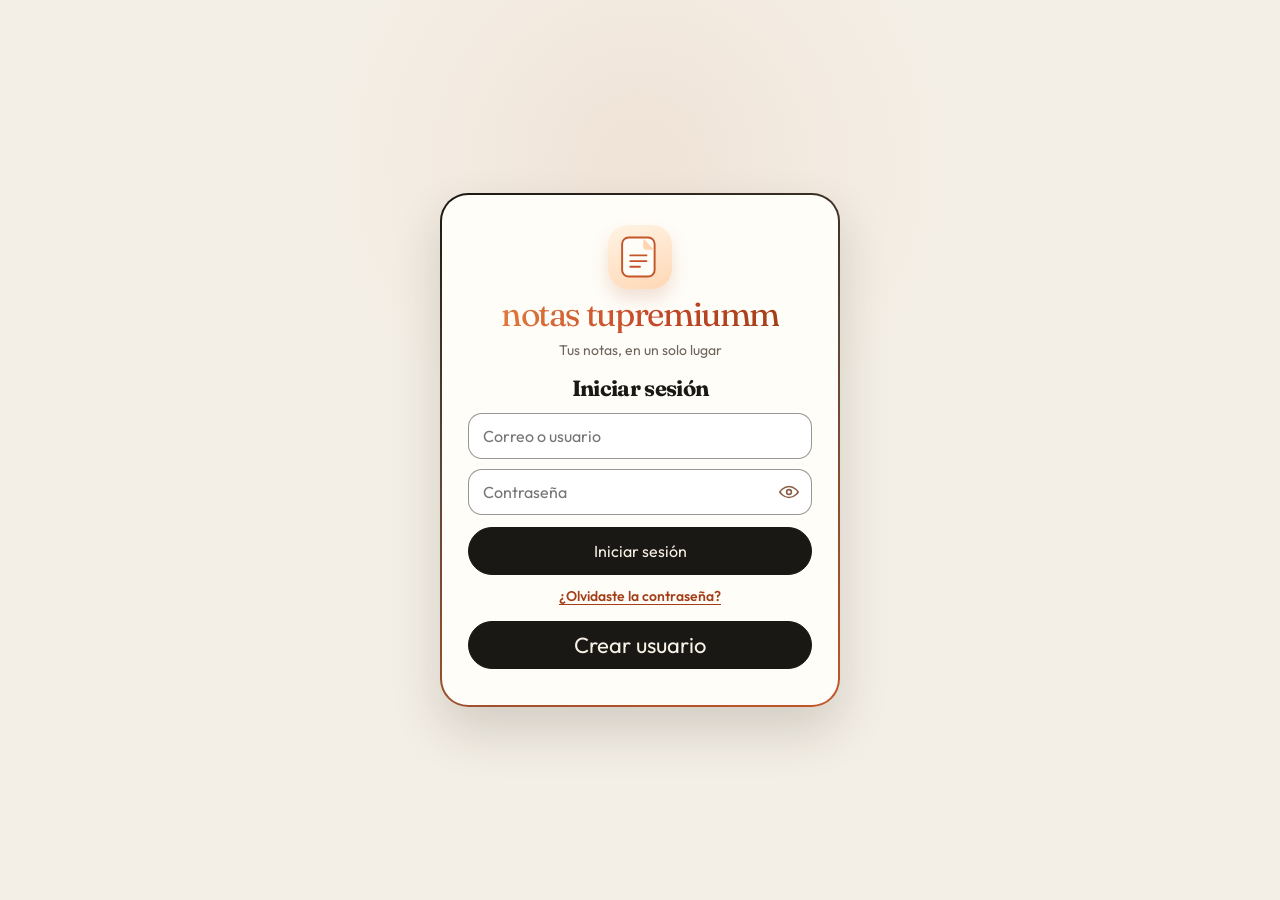
<file: index.html>
<!DOCTYPE html>
<html lang="es">
<head>
  <meta charset="UTF-8">
  <meta name="viewport" content="width=device-width, initial-scale=1">
  <title>Bloc</title>
  <meta name="description" content="Notas con avisos. Selecciona una palabra y elige en el calendario cuándo debe sonar.">
  <meta name="theme-color" content="#1a1814">
  <link rel="icon" href="favicon.ico?v=4" sizes="32x32">
  <link rel="icon" href="favicon.svg?v=4" type="image/svg+xml">
  <link rel="apple-touch-icon" href="favicon.png?v=4">
  <link rel="preconnect" href="https://fonts.googleapis.com">
  <link rel="preconnect" href="https://fonts.gstatic.com" crossorigin>
  <link href="https://fonts.googleapis.com/css2?family=Fraunces:opsz,wght@9..144,500;9..144,620&family=Outfit:wght@380;500;640&display=swap" rel="stylesheet">
  <link rel="stylesheet" href="css/styles.css?v=271">
  <script>
    try { if (!localStorage.getItem("bloc-cuenta")) document.documentElement.classList.add("locked-out"); } catch (e) {}
  </script>
</head>
<body>
  <div class="desk">
    <header class="top">
      <div class="brand-row">
        <button type="button" id="btn-app-menu" class="icon-tool icon-menu" aria-label="Menú" aria-haspopup="menu" aria-expanded="false">
          <svg viewBox="0 0 24 24" width="22" height="22" aria-hidden="true">
            <path fill="none" stroke="#fff" stroke-width="1.8" stroke-linecap="round" d="M5 7.2h14M5 12h14M5 16.8h14"/>
          </svg>
        </button>
        <div id="account-bar" class="account-bar">
          <h2>Cuenta</h2>
          <p id="account-who"></p>
        </div>
      </div>
      <div class="search-row">
        <label class="search-wrap">
          <span class="sr">Buscar</span>
          <input id="search" type="search" placeholder="Buscar" autocomplete="off" name="search">
          <button type="button" class="search-clear" hidden aria-label="Borrar búsqueda">✕</button>
        </label>
      </div>
      <div class="top-tools">
        <button type="button" id="btn-add-template" class="plantilla-tool">+plantilla</button>
        <button type="button" id="btn-empty-trash-top" class="icon-tool icon-trash" hidden aria-label="Vaciar eliminados">
          <svg viewBox="0 0 24 24" width="18" height="18" aria-hidden="true">
            <path fill="none" stroke="#fff" stroke-width="1.7" stroke-linecap="round" d="M5 7.4h14"/>
            <path fill="none" stroke="#fff" stroke-width="1.7" stroke-linejoin="round" d="M9.2 7.2V5.4h5.6v1.8"/>
            <path fill="none" stroke="#fff" stroke-width="1.7" stroke-linejoin="round" d="M7.4 7.4 8.3 19h7.4l.9-11.6"/>
          </svg>
        </button>
        <button type="button" id="btn-back-home" class="icon-tool icon-menu" aria-label="Volver">
          <svg viewBox="0 0 24 24" width="22" height="22" aria-hidden="true">
            <path fill="none" stroke="#fff" stroke-width="1.8" stroke-linecap="round" stroke-linejoin="round" d="M14.5 6.5 8.8 12l5.7 5.5"/>
          </svg>
        </button>
        <div class="notify-wrap">
          <button type="button" id="btn-notify" class="icon-tool icon-notify" aria-expanded="false" aria-label="Notificaciones">
            <svg viewBox="0 0 24 24" width="22" height="22" aria-hidden="true">
              <path fill="#fff" d="M12 3.6a1 1 0 0 1 1 .9v.6a5.2 5.2 0 0 1 4.2 5.1v2.8l1.2 1.8H5.6l1.2-1.8V10.2A5.2 5.2 0 0 1 11 5.1v-.6a1 1 0 0 1 1-.9z"/>
              <path fill="none" stroke="#fff" stroke-width="1.7" stroke-linecap="round" d="M9.7 18.2a2.3 2.3 0 0 0 4.6 0"/>
            </svg>
          </button>
          <div id="notify-panel" class="notify-panel" hidden>
            <h3>Notificaciones</h3>
            <p class="notify-label" id="notify-members-label" hidden>Por vencer</p>
            <ul id="notify-members"></ul>
            <p class="notify-label">Van a pasar</p>
            <ul id="notify-upcoming"></ul>
            <p class="notify-label">Recientes</p>
            <ul id="notify-recent"></ul>
          </div>
        </div>
      </div>
    </header>

    <main class="book">
    <div id="plan-gate" class="plan-gate" hidden>
      <div class="plan-card">
        <h2>Bloc</h2>
        <p>Notas con avisos, gastos por categoría, cuentas, plantillas, copias y contraseña maestra.</p>
        <button type="button" id="plan-go-pay" class="solid">Ver planes</button>
      </div>
    </div>
      <div class="list-col">
        <div id="template-bar" class="template-bar">
          <div id="template-chips" class="template-titles"></div>
          <button type="button" id="template-more" hidden aria-label="Más plantillas" aria-expanded="false">▾</button>
          <div id="template-all" class="template-all" hidden></div>
        </div>
        <section class="page list-page" aria-label="Listado de notas">
          <div id="trash-actions" class="trash-actions" hidden>
            <button type="button" id="btn-empty-trash" class="ghost tiny">Vaciar eliminados</button>
          </div>
          <ul id="file-list" class="file-list"></ul>
        </section>
      </div>

      <section class="page editor-page" aria-label="Nota abierta">
        <div id="editor-locked" class="editor-empty" hidden>
          <p>Esta nota está protegida.</p>
          <p>Hace falta la contraseña maestra para abrirla.</p>
        </div>
        <div id="editor-empty" class="editor-empty">
          <p>El + crea una nota y la abre en la lista.</p>
          <p>Dentro, selecciona una palabra o una frase para programar cuándo sale el aviso.</p>
        </div>
        <div id="editor" hidden>
          <div class="editor-top">
            <div id="file-title" class="file-title is-empty" contenteditable="true" role="textbox" aria-label="Título" data-placeholder="Título"></div>
          </div>
          <div class="paper">
            <div id="body" class="body is-empty" contenteditable="true" role="textbox" aria-label="Texto de la nota" data-placeholder="Escribe aquí. Selecciona palabras para convertirlas en aviso."></div>
            <div id="line-arrows" class="line-arrows"></div>
            <aside id="spend-rail" class="spend-rail" aria-label="Gastos">
              <label class="spend-names">
                <input id="spend-show-names" type="checkbox" name="spend-show-names">
                Nombres
              </label>
              <div id="spend-icons"></div>
            </aside>
            <p id="math-total" class="math-total" hidden></p>
          </div>
          <p id="status" class="status" role="status"></p>
          <div id="note-alarms-block">
            <h3>Avisos de esta nota</h3>
            <ul id="file-alarms" class="file-alarms"></ul>
          </div>
        </div>
      </section>
    </main>
    <nav id="tool-bar" class="tool-bar" aria-label="Barra de herramientas">
        <div id="tool-scroll" class="tool-scroll">
          <button type="button" class="tool-ico" data-tool="bold" aria-label="Negrita"><svg viewBox="0 0 24 24" aria-hidden="true"><path d="M8 5.5h5.2a3.2 3.2 0 0 1 0 6.4H8zM8 11.9h6a3.3 3.3 0 0 1 0 6.6H8z" fill="none" stroke="currentColor" stroke-width="1.7" stroke-linejoin="round"/></svg></button>
          <button type="button" class="tool-ico" data-tool="italic" aria-label="Cursiva"><svg viewBox="0 0 24 24" aria-hidden="true"><path d="M14 5.5h5M5 18.5h5M14.5 5.5 9.5 18.5" fill="none" stroke="currentColor" stroke-width="1.7" stroke-linecap="round"/></svg></button>
          <button type="button" class="tool-ico tool-swatch" data-ink="0" hidden aria-label="Atajo de color 1"></button>
          <button type="button" class="tool-ico tool-swatch" data-ink="1" hidden aria-label="Atajo de color 2"></button>
          <button type="button" class="tool-ico tool-swatch" data-ink="2" hidden aria-label="Atajo de color 3"></button>
          <button type="button" class="tool-ico" data-tool="strike" aria-label="Texto tachado"><svg viewBox="0 0 24 24" aria-hidden="true"><path d="M6 12h12M8 8.2c.6-1.6 2-2.4 4-2.4 2.4 0 3.8 1.2 3.8 2.8 0 .8-.4 1.5-1.1 2M8.4 15.6c.6 1.4 2 2.4 3.8 2.4 2.6 0 4.2-1.4 4.2-3.2" fill="none" stroke="currentColor" stroke-width="1.7" stroke-linecap="round"/></svg></button>
          <button type="button" class="tool-ico" data-tool="under" aria-label="Subrayado"><svg viewBox="0 0 24 24" aria-hidden="true"><path d="M7 5v6.2a5 5 0 0 0 10 0V5M6 19h12" fill="none" stroke="currentColor" stroke-width="1.7" stroke-linecap="round"/></svg></button>
          <button type="button" class="tool-ico" data-tool="ink" aria-label="Color del texto"><svg viewBox="0 0 24 24" aria-hidden="true"><path d="M7 16.5 14.8 8.7l2.5 2.5L9.5 19H7zM14.2 8.1l1.6-1.6a1.2 1.2 0 0 1 1.7 0l1 1a1.2 1.2 0 0 1 0 1.7l-1.6 1.6" fill="none" stroke="currentColor" stroke-width="1.7" stroke-linejoin="round"/></svg></button>
          <button type="button" class="tool-ico" data-tool="mark" aria-label="Color de fondo del texto"><svg viewBox="0 0 24 24" aria-hidden="true"><path d="M4 18.5h9.2L19 13a2 2 0 0 0 0-2.8l-3.2-3.2a2 2 0 0 0-2.8 0L7 13.1z" fill="none" stroke="currentColor" stroke-width="1.7" stroke-linejoin="round"/><path d="M5 20h7" fill="none" stroke="currentColor" stroke-width="1.7" stroke-linecap="round"/></svg></button>
          <button type="button" class="tool-ico" data-tool="clear" aria-label="Borrar todo el formato"><svg viewBox="0 0 24 24" aria-hidden="true"><path d="M5 7h10l-6 12H5L9.2 7M14 7l5 10" fill="none" stroke="currentColor" stroke-width="1.7" stroke-linecap="round" stroke-linejoin="round"/><path d="M4 19h16" fill="none" stroke="currentColor" stroke-width="1.7" stroke-linecap="round"/></svg></button>
          <button type="button" class="tool-ico" data-tool="align" aria-label="Alineación"><svg viewBox="0 0 24 24" aria-hidden="true"><path d="M5 7h14M5 12h10M5 17h14" fill="none" stroke="currentColor" stroke-width="1.7" stroke-linecap="round"/></svg></button>
          <button type="button" class="tool-ico" data-tool="ol" aria-label="Lista numerada"><svg viewBox="0 0 24 24" aria-hidden="true"><path d="M10 7h9M10 12h9M10 17h9M5 6.2h1.4V9M5 12.2h2.2M5 15.2h2.2l-2 2.2h2.2" fill="none" stroke="currentColor" stroke-width="1.7" stroke-linecap="round" stroke-linejoin="round"/></svg></button>
          <button type="button" class="tool-ico" data-tool="ul" aria-label="Lista con puntos"><svg viewBox="0 0 24 24" aria-hidden="true"><path d="M10 7h9M10 12h9M10 17h9" fill="none" stroke="currentColor" stroke-width="1.7" stroke-linecap="round"/><circle cx="6" cy="7" r="1.1" fill="currentColor"/><circle cx="6" cy="12" r="1.1" fill="currentColor"/><circle cx="6" cy="17" r="1.1" fill="currentColor"/></svg></button>
          <button type="button" class="tool-ico" data-tool="check" aria-label="Lista de casillas"><svg viewBox="0 0 24 24" aria-hidden="true"><rect x="4" y="5" width="6" height="6" rx="1" fill="none" stroke="currentColor" stroke-width="1.7"/><path d="M5.2 8.1 6.6 9.4 9 6.6M13 8h7M4 15.2h6M13 16h7" fill="none" stroke="currentColor" stroke-width="1.7" stroke-linecap="round"/></svg></button>
          <button type="button" class="tool-ico" data-tool="font" aria-label="Tipo de fuente"><svg viewBox="0 0 24 24" aria-hidden="true"><path d="M6 18 11 6h2l5 12M8 14h8" fill="none" stroke="currentColor" stroke-width="1.7" stroke-linecap="round" stroke-linejoin="round"/></svg></button>
          <button type="button" class="tool-ico" data-tool="image" aria-label="Insertar imagen"><svg viewBox="0 0 24 24" aria-hidden="true"><rect x="4" y="6" width="16" height="12" rx="1.6" fill="none" stroke="currentColor" stroke-width="1.7"/><circle cx="9" cy="10" r="1.3" fill="none" stroke="currentColor" stroke-width="1.5"/><path d="m5 16 4-3.2 2.4 2 2.2-2.2L19 16" fill="none" stroke="currentColor" stroke-width="1.7" stroke-linejoin="round"/></svg></button>
          <button type="button" class="tool-ico" data-tool="file" aria-label="Adjuntar archivo"><svg viewBox="0 0 24 24" aria-hidden="true"><path d="M8 8.5 14.2 4a3 3 0 0 1 4.2 4.2l-8.2 8.2a2.2 2.2 0 0 1-3.1-3.1l7.4-7.4" fill="none" stroke="currentColor" stroke-width="1.7" stroke-linecap="round"/></svg></button>
          <button type="button" class="tool-ico" data-tool="find" aria-label="Buscar texto"><svg viewBox="0 0 24 24" aria-hidden="true"><circle cx="11" cy="11" r="5.2" fill="none" stroke="currentColor" stroke-width="1.7"/><path d="m15.2 15.2 3.6 3.6" fill="none" stroke="currentColor" stroke-width="1.7" stroke-linecap="round"/></svg></button>
          <button type="button" class="tool-ico" data-tool="copy" aria-label="Copiar"><svg viewBox="0 0 24 24" aria-hidden="true"><path d="M8 8.5h11.2v9.2H8z" fill="none" stroke="currentColor" stroke-width="1.7"/><path d="M4.8 6.2h11.2V8.5" fill="none" stroke="currentColor" stroke-width="1.7" stroke-linejoin="round"/></svg></button>
        </div>
        <input id="tool-ink" type="color" value="#1a1814" hidden aria-label="Elegir color del texto">
        <input id="tool-mark" type="color" value="#fff3c4" hidden aria-label="Elegir color de fondo">
        <input id="tool-image" type="file" accept="image/*" hidden>
        <input id="tool-file" type="file" hidden>
      </nav>
  
  </div>

  <div id="focus-view" class="focus-view" hidden>
    <div class="focus-sheet">
    <div id="focus-title-slot" class="focus-title-slot"></div>
    <div class="focus-bar">
      <button type="button" id="focus-back" class="icon-tool" aria-label="Volver">←</button>
      <label class="search-wrap">
        <span class="sr">Buscar en la nota</span>
        <input id="focus-search" type="search" placeholder="Buscar en la nota" autocomplete="off" name="focus-search">
        <button type="button" class="search-clear" hidden aria-label="Borrar búsqueda">✕</button>
      </label>
      <div class="focus-history">
        <button type="button" id="focus-undo" class="icon-tool" aria-label="Deshacer" disabled>
          <svg viewBox="0 0 24 24" width="22" height="22" aria-hidden="true"><path fill="none" stroke="currentColor" stroke-width="1.8" stroke-linecap="round" stroke-linejoin="round" d="M8.2 8.2H5.2V5.2"/><path fill="none" stroke="currentColor" stroke-width="1.8" stroke-linecap="round" d="M5.6 8.4a7.2 7.2 0 1 1-.4 6.2"/></svg>
        </button>
        <button type="button" id="focus-redo" class="icon-tool" aria-label="Rehacer" disabled>
          <svg viewBox="0 0 24 24" width="22" height="22" aria-hidden="true"><path fill="none" stroke="currentColor" stroke-width="1.8" stroke-linecap="round" stroke-linejoin="round" d="M15.8 8.2h3v-3"/><path fill="none" stroke="currentColor" stroke-width="1.8" stroke-linecap="round" d="M18.4 8.4a7.2 7.2 0 1 0 .4 6.2"/></svg>
        </button>
      </div>
    </div>
    <div id="focus-slot" class="focus-slot"></div>
    </div>
  </div>

  <div id="line-cat-modal" class="modal" hidden>
    <div class="modal-card paper-card spend-card" role="dialog" aria-modal="true" aria-labelledby="line-cat-heading">
      <div class="modal-head look-head">
        <h2 id="line-cat-heading">Categoría</h2>
        <button type="button" id="line-cat-close" class="icon-btn" aria-label="Cerrar">✕</button>
      </div>
      <div id="line-cat-grid" class="line-cat-grid"></div>
      <div class="line-cat-foot">
        <button type="button" id="line-cat-custom">Personalizado</button>
        <button type="button" id="line-cat-reset">Restaurar categorías</button>
      </div>
      <div class="line-cat-view">
        <label><input id="cat-show-icon" type="checkbox" name="cat-show-icon" checked> Mostrar icono</label>
        <label><input id="cat-show-name" type="checkbox" name="cat-show-name"> Mostrar nombre</label>
      </div>
      <div class="line-cat-view">
        <label><input id="cat-split-totals" type="checkbox" name="cat-split-totals"> Separar sumatorias por totales</label>
      </div>
    </div>
  </div>

  <div id="line-cat-menu" class="note-menu" hidden role="menu">
    <button type="button" data-cat-action="icon">Cambiar icono</button>
    <button type="button" data-cat-action="name">Cambiar nombre</button>
    <button type="button" data-cat-action="order">Cambiar posición</button>
  </div>

  <div id="line-icon-modal" class="modal" hidden>
    <div class="modal-card paper-card spend-card" role="dialog" aria-modal="true" aria-labelledby="line-icon-heading">
      <div class="modal-head look-head">
        <h2 id="line-icon-heading">Cambiar icono</h2>
        <button type="button" id="line-icon-close" class="icon-btn" aria-label="Cerrar">✕</button>
      </div>
      <div id="line-icon-grid" class="line-icon-grid"></div>
    </div>
  </div>

  <div id="line-name-modal" class="modal" hidden>
    <div class="modal-card paper-card spend-card" role="dialog" aria-modal="true" aria-labelledby="line-name-heading">
      <div class="modal-head look-head">
        <h2 id="line-name-heading">Cambiar nombre</h2>
        <button type="button" id="line-name-close" class="icon-btn" aria-label="Cerrar">✕</button>
      </div>
      <input id="line-name-text" type="text" name="line-name-text" aria-label="Nombre" autocomplete="off">
      <div class="modal-actions">
        <button type="button" id="line-name-save" class="solid">Guardar</button>
      </div>
    </div>
  </div>

  <div id="line-order-modal" class="modal" hidden>
    <div class="modal-card paper-card spend-card" role="dialog" aria-modal="true" aria-labelledby="line-order-heading">
      <div class="modal-head look-head">
        <h2 id="line-order-heading">Cambiar posición</h2>
        <button type="button" id="line-order-close" class="icon-btn" aria-label="Cerrar">✕</button>
      </div>
      <input id="line-order-number" type="number" min="1" step="1" name="line-order-number" aria-label="Posición">
      <div class="modal-actions">
        <button type="button" id="line-order-save" class="solid">Guardar</button>
      </div>
    </div>
  </div>

  <div id="spend-events-modal" class="modal" hidden>
    <div class="modal-card paper-card spend-card" role="dialog" aria-modal="true" aria-labelledby="spend-events-heading">
      <div class="modal-head look-head">
        <h2 id="spend-events-heading">Gastos</h2>
        <button type="button" id="spend-events-close" class="icon-btn" aria-label="Cerrar">✕</button>
      </div>
      <p id="spend-events-total" class="spend-total"></p>
      <ul id="spend-events-list" class="spend-events"></ul>
      <form id="spend-event-form" class="spend-form">
        <input id="spend-event-name" type="text" placeholder="Qué fue" autocomplete="off" required name="spend-event-name">
        <input id="spend-event-amount" type="text" inputmode="decimal" placeholder="Valor" required name="spend-event-amount">
        <button type="submit" class="solid">Agregar</button>
      </form>
    </div>
  </div>

  <div id="spend-custom-modal" class="modal" hidden>
    <div class="modal-card paper-card spend-card" role="dialog" aria-modal="true" aria-labelledby="spend-custom-heading">
      <div class="modal-head look-head">
        <h2 id="spend-custom-heading">Personalizado</h2>
        <button type="button" id="spend-custom-close" class="icon-btn" aria-label="Cerrar">✕</button>
      </div>
      <input id="spend-custom-name" type="text" placeholder="Nombre" autocomplete="off" name="spend-custom-name">
      <div id="spend-custom-icons" class="spend-pick"></div>
      <div class="modal-actions">
        <button type="button" id="spend-custom-save" class="solid">Agregar</button>
      </div>
    </div>
  </div>

  <div id="busy-spin" hidden>
    <div class="busy-card">
      <span class="busy-ring"></span>
      <p>Esto puede tardar si hay muchos datos.</p>
    </div>
  </div>
  <button type="button" id="add-note" class="add-note" aria-label="Nueva nota">+</button>
  
  <input type="file" id="import-file" accept="application/json" hidden name="import-file">
  <input type="file" id="backup-file" accept="application/json" hidden name="backup-file">
  <input type="file" id="backup-full-file" accept="application/json" hidden name="backup-full-file">

  <div id="app-menu" class="note-menu app-menu" hidden role="menu">
    <h2 class="menu-title">Menú</h2>
    <button type="button" data-menu="home" aria-label="Inicio">
      <span class="menu-ico icon-home">
        <svg viewBox="0 0 24 24" width="18" height="18" aria-hidden="true">
          <path fill="none" stroke="#fff" stroke-width="1.7" stroke-linejoin="round" d="M4.5 11.2 12 5l7.5 6.2"/>
          <path fill="none" stroke="#fff" stroke-width="1.7" stroke-linejoin="round" d="M7 10.6V19h10v-8.4"/>
        </svg>
      </span>
      <span>Inicio</span>
      <span class="info-ico" data-info="Vuelve al buscador, las plantillas y las notas." role="button" tabindex="0" aria-label="Qué hace Inicio"><svg viewBox="0 0 24 24" width="18" height="18" aria-hidden="true"><circle cx="12" cy="12" r="9" fill="none" stroke="currentColor" stroke-width="1.8"/><path fill="currentColor" d="M11 10.2h2V17h-2zM11 7h2v2.1h-2z"/></svg></span>
    </button>
    <button type="button" id="btn-shortcuts" data-menu="shortcuts" aria-label="Accesos directos">
      <span class="menu-ico icon-shortcuts">
        <svg viewBox="0 0 24 24" width="18" height="18" aria-hidden="true">
          <rect x="4" y="4" width="6.4" height="6.4" rx="1.5" fill="none" stroke="#fff" stroke-width="1.7"/>
          <rect x="13.6" y="4" width="6.4" height="6.4" rx="1.5" fill="none" stroke="#fff" stroke-width="1.7"/>
          <rect x="4" y="13.6" width="6.4" height="6.4" rx="1.5" fill="none" stroke="#fff" stroke-width="1.7"/>
          <rect x="13.6" y="13.6" width="6.4" height="6.4" rx="1.5" fill="none" stroke="#fff" stroke-width="1.7"/>
        </svg>
      </span>
      <span>Accesos directos</span>
      <span class="info-ico" data-info="Abre los accesos. Por ahora cambia entre tema claro y oscuro." role="button" tabindex="0" aria-label="Qué hace Accesos directos"><svg viewBox="0 0 24 24" width="18" height="18" aria-hidden="true"><circle cx="12" cy="12" r="9" fill="none" stroke="currentColor" stroke-width="1.8"/><path fill="currentColor" d="M11 10.2h2V17h-2zM11 7h2v2.1h-2z"/></svg></span>
    </button>
    <button type="button" id="toggle-archived" aria-pressed="false" aria-label="Archivados">
      <span class="menu-ico icon-archive">
        <svg viewBox="0 0 24 24" width="18" height="18" aria-hidden="true">
          <path fill="none" stroke="#fff" stroke-width="1.7" stroke-linejoin="round" d="M4.2 8h15.6L17.6 5H6.4L4.2 8z"/>
          <path fill="none" stroke="#fff" stroke-width="1.7" stroke-linejoin="round" d="M5.2 8h13.6v9.6a1.4 1.4 0 0 1-1.4 1.4H6.6a1.4 1.4 0 0 1-1.4-1.4V8z"/>
          <path fill="none" stroke="#fff" stroke-width="1.7" stroke-linecap="round" d="M9 12.2h6"/>
        </svg>
      </span>
      <span>Archivados</span>
      <span class="info-ico" data-info="Muestra las notas que archivaste." role="button" tabindex="0" aria-label="Qué hace Archivados"><svg viewBox="0 0 24 24" width="18" height="18" aria-hidden="true"><circle cx="12" cy="12" r="9" fill="none" stroke="currentColor" stroke-width="1.8"/><path fill="currentColor" d="M11 10.2h2V17h-2zM11 7h2v2.1h-2z"/></svg></span>
    </button>
    <button type="button" id="toggle-trash" aria-pressed="false" aria-label="Eliminados">
      <span class="menu-ico icon-trash">
        <svg viewBox="0 0 24 24" width="18" height="18" aria-hidden="true">
          <path fill="none" stroke="#fff" stroke-width="1.7" stroke-linecap="round" d="M5 7.4h14"/>
          <path fill="none" stroke="#fff" stroke-width="1.7" stroke-linejoin="round" d="M9.2 7.2V5.4h5.6v1.8"/>
          <path fill="none" stroke="#fff" stroke-width="1.7" stroke-linejoin="round" d="M7.4 7.4 8.3 19h7.4l.9-11.6"/>
          <path fill="none" stroke="#fff" stroke-width="1.5" stroke-linecap="round" d="M10.4 10.4v5.6M13.6 10.4v5.6"/>
        </svg>
      </span>
      <span>Eliminados</span>
      <span class="info-ico" data-info="Abre la papelera. Con clic derecho restauras una nota, todas las notas o las plantillas. Vaciar eliminados las borra." role="button" tabindex="0" aria-label="Qué hace Eliminados"><svg viewBox="0 0 24 24" width="18" height="18" aria-hidden="true"><circle cx="12" cy="12" r="9" fill="none" stroke="currentColor" stroke-width="1.8"/><path fill="currentColor" d="M11 10.2h2V17h-2zM11 7h2v2.1h-2z"/></svg></span>
    </button>
    <button type="button" id="btn-eye" data-menu="panel" aria-pressed="true" aria-label="Ocultar panel">
      <span class="menu-ico icon-eye" id="eye-icon"></span>
      <span id="eye-label">Ocultar panel</span>
      <span class="info-ico" data-info="Muestra u oculta el panel de la nota. Al entrar viene oculto." role="button" tabindex="0" aria-label="Qué hace el panel"><svg viewBox="0 0 24 24" width="18" height="18" aria-hidden="true"><circle cx="12" cy="12" r="9" fill="none" stroke="currentColor" stroke-width="1.8"/><path fill="currentColor" d="M11 10.2h2V17h-2zM11 7h2v2.1h-2z"/></svg></span>
    </button>
    <button type="button" data-menu="editor" aria-label="Editar tamaños">
      <span class="menu-ico icon-editor">
        <svg viewBox="0 0 24 24" width="18" height="18" aria-hidden="true">
          <path fill="none" stroke="#fff" stroke-width="1.7" stroke-linecap="round" d="M4.5 8h9M4.5 16h8"/>
          <circle cx="16.5" cy="8" r="2.1" fill="none" stroke="#fff" stroke-width="1.7"/>
          <circle cx="15" cy="16" r="2.1" fill="none" stroke="#fff" stroke-width="1.7"/>
        </svg>
      </span>
      <span>Editar tamaños</span>
      <span class="info-ico" data-info="Ajusta la separación de las notas y un solo tamaño para todas las plantillas." role="button" tabindex="0" aria-label="Qué hace Editar tamaños"><svg viewBox="0 0 24 24" width="18" height="18" aria-hidden="true"><circle cx="12" cy="12" r="9" fill="none" stroke="currentColor" stroke-width="1.8"/><path fill="currentColor" d="M11 10.2h2V17h-2zM11 7h2v2.1h-2z"/></svg></span>
    </button>
    <button type="button" data-menu="export">
      <span class="menu-ico icon-export">
        <svg viewBox="0 0 24 24" width="18" height="18" aria-hidden="true">
          <path fill="none" stroke="#fff" stroke-width="1.7" stroke-linecap="round" d="M12 15.5V4.4"/>
          <path fill="none" stroke="#fff" stroke-width="1.7" stroke-linecap="round" stroke-linejoin="round" d="M8.2 8.2 12 4.4l3.8 3.8"/>
          <path fill="none" stroke="#fff" stroke-width="1.7" stroke-linejoin="round" d="M5 14.2h14v5.4H5z"/>
        </svg>
      </span>
      <span>Exportar</span>
      <span class="info-ico" data-info="Guarda una copia de las notas en un archivo." role="button" tabindex="0" aria-label="Qué hace Exportar"><svg viewBox="0 0 24 24" width="18" height="18" aria-hidden="true"><circle cx="12" cy="12" r="9" fill="none" stroke="currentColor" stroke-width="1.8"/><path fill="currentColor" d="M11 10.2h2V17h-2zM11 7h2v2.1h-2z"/></svg></span>
    </button>
    <button type="button" data-menu="import">
      <span class="menu-ico icon-import">
        <svg viewBox="0 0 24 24" width="18" height="18" aria-hidden="true">
          <path fill="none" stroke="#fff" stroke-width="1.7" stroke-linecap="round" d="M12 4.4v11.1"/>
          <path fill="none" stroke="#fff" stroke-width="1.7" stroke-linecap="round" stroke-linejoin="round" d="M8.2 11.7 12 15.5l3.8-3.8"/>
          <path fill="none" stroke="#fff" stroke-width="1.7" stroke-linejoin="round" d="M5 14.2h14v5.4H5z"/>
        </svg>
      </span>
      <span>Importar</span>
      <span class="info-ico" data-info="Trae notas desde un archivo que hayas guardado." role="button" tabindex="0" aria-label="Qué hace Importar"><svg viewBox="0 0 24 24" width="18" height="18" aria-hidden="true"><circle cx="12" cy="12" r="9" fill="none" stroke="currentColor" stroke-width="1.8"/><path fill="currentColor" d="M11 10.2h2V17h-2zM11 7h2v2.1h-2z"/></svg></span>
    </button>
    <button type="button" id="btn-pay" data-menu="pay" aria-label="Pagos">
      <span class="menu-ico icon-pay">
        <svg viewBox="0 0 24 24" width="18" height="18" aria-hidden="true">
          <rect x="3.5" y="6" width="17" height="12" rx="2" fill="none" stroke="#fff" stroke-width="1.7"/>
          <path fill="none" stroke="#fff" stroke-width="1.7" d="M3.5 10h17"/>
        </svg>
      </span>
      <span>Pagos</span>
      <span class="info-ico" data-info="En el computador pagas con Nequi, Bancolombia o Bre-B. En la aplicación, con Google Play. Al aprobarse se activa el plan o queda el saldo." role="button" tabindex="0" aria-label="Qué hace Pagos"><svg viewBox="0 0 24 24" width="18" height="18" aria-hidden="true"><circle cx="12" cy="12" r="9" fill="none" stroke="currentColor" stroke-width="1.8"/><path fill="currentColor" d="M11 10.2h2V17h-2zM11 7h2v2.1h-2z"/></svg></span>
    </button>
    <button type="button" id="btn-account" data-menu="account" aria-label="Cuenta">
      <span class="menu-ico icon-account">
        <svg viewBox="0 0 24 24" width="18" height="18" aria-hidden="true">
          <circle cx="12" cy="8" r="3.1" fill="#fff"/>
          <path fill="#fff" d="M5.4 18.8c.9-3 3.5-4.6 6.6-4.6s5.7 1.6 6.6 4.6z"/>
        </svg>
      </span>
      <span>Cuenta</span>
      <span class="info-ico" data-info="Entra a la cuenta y cambia la contraseña." role="button" tabindex="0" aria-label="Qué hace Cuenta"><svg viewBox="0 0 24 24" width="18" height="18" aria-hidden="true"><circle cx="12" cy="12" r="9" fill="none" stroke="currentColor" stroke-width="1.8"/><path fill="currentColor" d="M11 10.2h2V17h-2zM11 7h2v2.1h-2z"/></svg></span>
    </button>
    <form id="menu-coupon" class="menu-coupon" name="menu-coupon">
      <input id="menu-coupon-code" name="menu-coupon-code" type="text" autocomplete="off" placeholder="Cupón" aria-label="Cupón">
      <button type="submit" class="solid">Canjear</button>
      <p id="menu-coupon-note" hidden></p>
    </form>
  </div>

  <button type="button" id="sel-action" class="sel-action" hidden>Programar aviso</button>

  <div id="quick-modal" class="modal" hidden>
    <div class="modal-card paper-card quick-card" role="dialog" aria-modal="true" aria-labelledby="quick-heading">
      <div class="modal-head look-head">
        <h2 id="quick-heading">Avisos rápidos</h2>
        <button type="button" id="quick-close" class="icon-btn" aria-label="Cerrar">✕</button>
      </div>
      <div class="quick-list">
        <button type="button" data-action="quick" data-quick="60">En 1 hora</button>
        <button type="button" data-action="quick" data-quick="180">En 3 horas</button>
        <button type="button" data-action="quick" data-quick="360">En 6 horas</button>
        <button type="button" data-action="quick" data-quick="720">En 12 horas</button>
        <button type="button" data-action="quick" data-quick="today18">Hoy 6:00 p. m.</button>
        <button type="button" data-action="quick" data-quick="today20">Hoy 8:00 p. m.</button>
        <button type="button" data-action="custom">Personalizado</button>
      </div>
    </div>
  </div>

  <div id="note-menu" class="note-menu" hidden role="menu">
    <button type="button" data-action="underline" hidden>Subrayar</button>
    <button type="button" data-action="calendar">Aviso en toda la nota</button>
    <button type="button" data-action="alarm-part" hidden>Aviso en lo seleccionado</button>
    <button type="button" data-action="quick-menu">Avisos rápidos</button>
    <button type="button" data-action="color">Color</button>
    <button type="button" data-action="pin">Fijar</button>
    <button type="button" data-action="order">Cambiar orden</button>
    <button type="button" data-action="move-template">Cambiar plantilla</button>
    <button type="button" data-action="lock">Poner contraseña</button>
    <button type="button" data-action="sound">Silenciar</button>
    <button type="button" data-action="delete">Eliminar</button>
    <button type="button" data-action="archive">Archivar</button>
    <button type="button" data-action="restore" hidden>Restaurar</button>
    <button type="button" data-action="restore-notes" hidden>Restaurar notas</button>
    <button type="button" data-action="restore-templates" hidden>Restaurar plantillas</button>
  </div>

  <div id="restore-template-modal" class="modal" hidden>
    <div class="modal-card paper-card" role="dialog" aria-modal="true" aria-labelledby="restore-template-heading">
      <div class="modal-head look-head">
        <h2 id="restore-template-heading">Restaurar en</h2>
        <button type="button" id="restore-template-close" class="icon-btn" aria-label="Cerrar">✕</button>
      </div>
      <p id="restore-template-lead" class="look-lead">Elige la plantilla.</p>
      <label class="tpl-field">Plantilla
        <select id="restore-template-select" name="restore-template-select" aria-label="Plantilla"></select>
      </label>
      <div class="modal-actions">
        <button type="button" id="restore-template-save" class="solid">Restaurar</button>
      </div>
    </div>
  </div>

  <div id="move-template-modal" class="modal" hidden>
    <div class="modal-card paper-card" role="dialog" aria-modal="true" aria-labelledby="move-template-heading">
      <div class="modal-head look-head">
        <h2 id="move-template-heading">Cambiar plantilla</h2>
        <button type="button" id="move-template-close" class="icon-btn" aria-label="Cerrar">✕</button>
      </div>
      <label class="tpl-field">Plantilla
        <select id="move-template-select" name="move-template-select" aria-label="Plantilla"></select>
      </label>
      <div class="modal-actions">
        <button type="button" id="move-template-save" class="solid">Mover</button>
      </div>
    </div>
  </div>

  <div id="color-modal" class="modal" hidden>
    <div class="modal-card paper-card color-modal-card" role="dialog" aria-modal="true" aria-labelledby="color-heading">
      <div class="modal-head">
        <h2 id="color-heading">Color de la nota</h2>
        <button type="button" id="color-close" class="icon-btn" aria-label="Cerrar">✕</button>
      </div>
      <div class="color-picker-field">
        <input id="note-color" type="color" value="#fff3c4" aria-label="Color" name="note-color">
        <input id="note-hex" type="text" value="#fff3c4" maxlength="7" spellcheck="false" aria-label="Hexadecimal" name="note-hex">
      </div>
      <div class="modal-actions">
        <button type="button" id="note-color-save" class="solid">Guardar</button>
      </div>
    </div>
  </div>

  <div id="tpl-new-modal" class="modal" hidden>
    <div class="modal-card paper-card color-modal-card" role="dialog" aria-modal="true" aria-labelledby="tpl-new-heading">
      <div class="modal-head">
        <h2 id="tpl-new-heading">Nueva plantilla</h2>
        <button type="button" id="tpl-new-close" class="icon-btn" aria-label="Cerrar">✕</button>
      </div>
      <label class="tpl-field">
        <input id="tpl-new-name" type="text" autocomplete="off" placeholder="Nombre de la plantilla" aria-label="Nombre de la plantilla" name="tpl-new-name">
      </label>
      <label class="info-switch tpl-math-switch">
        <input id="tpl-new-math" name="tpl-new-math" type="checkbox">
        Función matemática
      </label>
      <label class="info-switch tpl-math-switch">
        <input id="tpl-new-calendar" name="tpl-new-calendar" type="checkbox">
        Calendario
      </label>
      <div class="pos-row">
        <span>Posición</span>
        <input id="tpl-new-order" type="number" min="1" step="1" aria-label="Posición" name="tpl-new-order">
      </div>
      <label class="tpl-field color-line">Color
        <span class="color-picker-field">
          <input id="tpl-new-color" type="color" value="#fff3c4" aria-label="Color" name="tpl-new-color">
          <input id="tpl-new-hex" type="text" value="#fff3c4" maxlength="7" spellcheck="false" aria-label="Hexadecimal" name="tpl-new-hex">
        </span>
      </label>
      <div class="modal-actions">
        <button type="button" id="tpl-new-save" class="solid">Crear plantilla</button>
      </div>
    </div>
  </div>

  <div id="tool-pos-modal" class="modal" hidden>
    <div class="modal-card paper-card info-card" role="dialog" aria-modal="true" aria-labelledby="tool-pos-heading">
      <div class="modal-head look-head">
        <h2 id="tool-pos-heading">Escribe el número de cada opción</h2>
        <button type="button" id="tool-pos-close" class="icon-btn" aria-label="Cerrar">✕</button>
      </div>
      <p id="tool-pos-text" class="info-text">El 1 queda primero en la barra. Si eliges otro número, las demás opciones se corren para dejarle el lugar.</p>
      <label class="tool-pos-field">
        <span id="tool-pos-name">Opción</span>
        <input id="tool-pos-input" type="number" min="1" step="1" inputmode="numeric" aria-label="Nuevo puesto">
      </label>
      <div class="modal-actions">
        <button type="button" id="tool-pos-cancel" class="ghost">Cancelar</button>
        <button type="button" id="tool-pos-save" class="solid">Guardar</button>
      </div>
    </div>
  </div>

  <div id="sure-modal" class="modal" hidden>
    <div class="modal-card paper-card info-card" role="dialog" aria-modal="true" aria-labelledby="sure-heading">
      <div class="modal-head look-head">
        <h2 id="sure-heading">¿Estás seguro?</h2>
        <button type="button" id="sure-close" class="icon-btn" aria-label="Cerrar">✕</button>
      </div>
      <p id="sure-text" class="info-text"></p>
      <div class="modal-actions">
        <button type="button" id="sure-no" class="ghost">Cancelar</button>
        <button type="button" id="sure-yes" class="solid">Sí</button>
      </div>
    </div>
  </div>

  <div id="info-modal" class="modal" hidden>
    <div class="modal-card paper-card info-card" role="dialog" aria-modal="true" aria-labelledby="info-heading">
      <div class="modal-head look-head">
        <h2 id="info-heading">Información</h2>
        <button type="button" id="info-close" class="icon-btn" aria-label="Cerrar">✕</button>
      </div>
      <p id="info-text" class="info-text"></p>
    </div>
  </div>

  <div id="tpl-look-modal" class="modal" hidden>
    <div class="modal-card paper-card" role="dialog" aria-modal="true" aria-labelledby="tpl-look-heading">
      <div class="modal-head look-head">
        <h2 id="tpl-look-heading">Editar tamaños</h2>
        <button type="button" id="tpl-look-close" class="icon-btn" aria-label="Cerrar">✕</button>
      </div>
      <div class="look-row">
        <span>Separación</span>
        <input id="note-gap" type="range" min="0" max="18" step="1" value="6" name="note-gap" aria-label="Separación">
      </div>
      <div class="look-row" id="tpl-size-row">
        <span>Tamaño plantillas</span>
        <input id="tpl-size" type="range" min="14" max="32" step="1" value="18" name="tpl-size" aria-label="Tamaño de las plantillas">
      </div>
      <div class="look-row">
        <span>Tamaño del texto</span>
        <input id="note-font" type="range" min="16" max="28" step="1" value="18" name="note-font" aria-label="Tamaño del texto">
      </div>
      <div class="look-row">
        <span>Alto del renglón</span>
        <input id="note-line" type="range" min="22" max="44" step="1" value="28" name="note-line" aria-label="Alto del renglón">
      </div>
      <div class="look-row">
        <span>Ancho de la nota</span>
        <input id="note-width" type="range" min="640" max="1100" step="20" value="920" name="note-width" aria-label="Ancho de la nota">
      </div>
      <div class="look-row">
        <span>Tamaño de las tarjetas</span>
        <input id="card-size" type="range" min="0" max="24" step="1" value="0" name="card-size" aria-label="Tamaño de las tarjetas">
      </div>
      <div class="look-row">
        <span>Tamaño iconos de herramientas</span>
        <input id="tool-size" type="range" min="36" max="64" step="1" value="46" name="tool-size" aria-label="Tamaño iconos de herramientas">
      </div>
    </div>
  </div>

  <div id="template-modal" class="modal" hidden>
    <div class="modal-card paper-card tpl-edit-card" role="dialog" aria-modal="true" aria-labelledby="tpl-heading">
      <div class="modal-head look-head">
        <h2 id="tpl-heading">Editar plantilla</h2>
        <button type="button" id="tpl-close" class="icon-btn" aria-label="Cerrar">✕</button>
      </div>
      <label class="tpl-field">Nombre en la barra
        <input id="tpl-label" type="text" autocomplete="off" name="tpl-label">
      </label>
      <label class="tpl-field">Título de la nota
        <input id="tpl-title" type="text" autocomplete="off" name="tpl-title">
      </label>
      <label class="tpl-field">Texto
        <textarea id="tpl-body" rows="4" name="tpl-body"></textarea>
      </label>
      <label class="info-switch tpl-math-switch">
        <input id="tpl-math" name="tpl-math" type="checkbox">
        Función matemática
      </label>
      <label class="info-switch tpl-math-switch">
        <input id="tpl-calendar" name="tpl-calendar" type="checkbox">
        Calendario
      </label>
      <div class="modal-actions">
        <button type="button" id="tpl-save" class="solid">Guardar plantilla</button>
      </div>
    </div>
  </div>

  <div id="template-menu" class="note-menu" hidden role="menu">
    <button type="button" data-tpl-action="color">Cambiar color</button>
    <button type="button" data-tpl-action="order">Cambiar posición</button>
    <button type="button" data-tpl-action="text">Cambiar título</button>
    <button type="button" data-tpl-action="edit">Editar</button>
    <button type="button" data-tpl-action="delete">Eliminar</button>
  </div>

  <div id="tpl-quick-modal" class="modal" hidden>
    <div class="modal-card paper-card color-modal-card" role="dialog" aria-modal="true" aria-labelledby="tpl-quick-heading">
      <div class="modal-head">
        <h2 id="tpl-quick-heading">Plantilla</h2>
        <button type="button" id="tpl-quick-close" class="icon-btn" aria-label="Cerrar">✕</button>
      </div>
      <div class="color-picker-field" id="tpl-quick-color-field" hidden>
        <input id="tpl-quick-color" type="color" value="#fff3c4" aria-label="Color" name="tpl-quick-color">
        <input id="tpl-quick-hex" type="text" value="#fff3c4" maxlength="7" spellcheck="false" aria-label="Hexadecimal" name="tpl-quick-hex">
      </div>
      <div class="tpl-quick-field" id="tpl-quick-number-field" hidden>
        <input id="tpl-quick-number" type="number" min="1" step="1" name="tpl-quick-number" aria-label="Posición">
      </div>
      <div class="tpl-quick-field" id="tpl-quick-text-field" hidden>
        <input id="tpl-quick-text" type="text" autocomplete="off" name="tpl-quick-text" aria-label="Título">
      </div>
      <div class="modal-actions" id="tpl-quick-actions">
        <button type="button" id="tpl-quick-save" class="solid">Guardar</button>
      </div>
    </div>
  </div>

  <div id="calendar-modal" class="modal" hidden>
    <div class="modal-card paper-card" role="dialog" aria-modal="true" aria-labelledby="cal-heading">
      <div class="modal-head">
        <h2 id="cal-heading">Calendario</h2>
        <button type="button" id="cal-close" class="icon-btn" aria-label="Cerrar">✕</button>
      </div>
      <div id="cal-upcoming" class="cal-upcoming"></div>
      <p id="cal-lead" class="cal-lead"></p>
      <label class="field-inline" id="cal-quick-wrap" hidden>Aviso rápido
        <select id="cal-quick" name="cal-quick">
          <option value="">Elegir</option>
          <option value="10">Dentro de 10 min</option>
          <option value="60">Dentro de 1 hora</option>
          <option value="180">En 3 horas</option>
          <option value="360">En 6 horas</option>
          <option value="720">En 12 horas</option>
          <option value="today18">Hoy 6:00 p. m.</option>
          <option value="today20">Hoy 8:00 p. m.</option>
          <option value="tomorrow">Mañana, misma hora</option>
        </select>
      </label>
      <div id="cal-chips" class="chips light" hidden></div>
      <div id="cal-schedule-options" class="schedule-options" hidden>
        <label class="field-inline">Cuándo
          <select id="cal-span" name="cal-span">
            <option value="one">Un día</option>
            <option value="picked">Días elegidos</option>
            <option value="month">Todo el mes</option>
            <option value="daily">Todos los días</option>
            <option value="weekdays">Lunes a viernes</option>
            <option value="monthly">Cada mes, este día</option>
            <option value="interval">Cada ciertos días</option>
          </select>
        </label>
        <label class="field-inline" id="cal-interval-wrap" hidden>Cada
          <input id="cal-interval" type="number" min="1" max="365" value="7" name="cal-interval"> días
        </label>
        <label class="field-inline">Preaviso
          <select id="cal-prealert" name="cal-prealert">
            <option value="0">No</option>
            <option value="5">5 min antes</option>
            <option value="15">15 min antes</option>
            <option value="30">30 min antes</option>
          </select>
        </label>
      </div>
      <p id="cal-conflict" class="cal-conflict" hidden></p>
      <div class="postpone-nav">
        <button type="button" id="cal-prev" aria-label="Mes anterior">‹</button>
        <strong id="cal-month"></strong>
        <button type="button" id="cal-next" aria-label="Mes siguiente">›</button>
      </div>
      <div class="weekdays" aria-hidden="true">
        <span>lun</span><span>mar</span><span>mié</span><span>jue</span><span>vie</span><span>sáb</span><span>dom</span>
      </div>
      <div id="cal-grid" class="grid"></div>
      <button type="button" id="cal-today" class="today-jump">Ir a hoy</button>
      <label class="time-label" id="cal-time-wrap">
        Hora
        <span class="time-12" id="cal-time">
          <select id="cal-hour" aria-label="Hora" name="cal-hour"></select>
          <select id="cal-minute" aria-label="Minutos" name="cal-minute"></select>
          <select id="cal-ampm" aria-label="a. m. o p. m." name="cal-ampm">
            <option value="am">a. m.</option>
            <option value="pm">p. m.</option>
          </select>
        </span>
      </label>
      <p id="cal-preview" class="preview dark"></p>
      <ul id="cal-day-list" class="day-list"></ul>
      <div class="modal-actions">
        <button type="button" id="cal-confirm" class="solid hot" hidden>Programar</button>
      </div>
    </div>
  </div>

  <div id="alarm-modal" class="modal" hidden>
    <div class="modal-card" role="dialog" aria-modal="true" aria-labelledby="alarm-heading">
      <p class="ring-kicker">Está sonando</p>
      <h2 id="alarm-heading">Aviso</h2>
      <p id="alarm-clock" class="alarm-clock"></p>
      <p id="alarm-body" class="alarm-body"></p>
      <p id="alarm-touch-hint" class="alarm-touch-hint" hidden>Toca la pantalla para parar el sonido</p>
      <div id="postpone" class="postpone" hidden>
        <p class="postpone-lead">Elige el día y la hora a la que pasa</p>
        <div class="chips" id="post-chips">
          <button type="button" data-quick="10">Dentro de 10 min</button>
          <button type="button" data-quick="60">Dentro de 1 hora</button>
          <button type="button" data-quick="tomorrow">Mañana, misma hora</button>
        </div>
        <div class="postpone-nav">
          <button type="button" id="post-prev" aria-label="Mes anterior">‹</button>
          <strong id="post-month"></strong>
          <button type="button" id="post-next" aria-label="Mes siguiente">›</button>
        </div>
        <div class="weekdays mini" aria-hidden="true">
          <span>lun</span><span>mar</span><span>mié</span><span>jue</span><span>vie</span><span>sáb</span><span>dom</span>
        </div>
        <div id="post-grid" class="grid mini"></div>
        <label class="time-label">
          Hora
          <span class="time-12" id="post-time">
            <select id="post-hour" aria-label="Hora" name="post-hour"></select>
            <select id="post-minute" aria-label="Minutos" name="post-minute"></select>
            <select id="post-ampm" aria-label="a. m. o p. m." name="post-ampm">
              <option value="am">a. m.</option>
              <option value="pm">p. m.</option>
            </select>
          </span>
        </label>
        <p id="post-preview" class="preview"></p>
      </div>
      <div class="modal-actions">
        <button type="button" id="btn-done" class="solid light">Hecho</button>
        <button type="button" id="btn-snooze" class="solid hot">Posponer</button>
        <button type="button" id="btn-confirm" class="solid hot" hidden>Posponer a esta fecha</button>
        <button type="button" id="btn-mute" class="ghost on-dark">Silenciar</button>
      </div>
    </div>
  </div>

  <div id="order-modal" class="modal" hidden>
    <div class="modal-card paper-card" role="dialog" aria-modal="true" aria-labelledby="order-heading">
      <div class="modal-head">
        <h2 id="order-heading">Cambiar orden</h2>
        <button type="button" id="order-close" class="icon-btn" aria-label="Cerrar">✕</button>
      </div>
      <p id="order-lead" class="color-note-title"></p>
      <label class="tpl-field">Número
        <input id="order-input" type="number" min="1" step="1" name="order-input">
      </label>
      <div class="modal-actions">
        <button type="button" id="order-save" class="solid">Reorganizar</button>
      </div>
    </div>
  </div>

  <div id="master-modal" class="modal" hidden>
    <div class="modal-card paper-card" role="dialog" aria-modal="true" aria-labelledby="master-heading">
      <div class="modal-head">
        <h2 id="master-heading">Contraseña maestra</h2>
        <button type="button" id="master-close" class="icon-btn" aria-label="Cerrar">✕</button>
      </div>
      <p id="master-lead" class="color-note-title"></p>
      <form id="master-form" name="master-form" onsubmit="return false">
      <input class="sr" type="text" id="master-user" name="username" autocomplete="username" tabindex="-1">
      <label class="tpl-field" id="master-pass-field">Contraseña
        <span class="pass-field">
          <input id="master-pass" type="password" autocomplete="new-password" name="master-pass">
          <button type="button" class="pass-eye" data-pass-toggle="master-pass" aria-label="Mostrar contraseña" aria-pressed="false">
            <svg class="eye-on" viewBox="0 0 24 24" aria-hidden="true"><path d="M2 12s3.5-6 10-6 10 6 10 6-3.5 6-10 6S2 12 2 12z" fill="none" stroke="currentColor" stroke-width="1.8"/><circle cx="12" cy="12" r="2.6" fill="none" stroke="currentColor" stroke-width="1.8"/></svg>
            <svg class="eye-off" viewBox="0 0 24 24" aria-hidden="true"><path d="M3 4.5 20 20M9.2 6.4A10 10 0 0 1 12 6c6.5 0 10 6 10 6a18 18 0 0 1-3.2 3.8M6.1 8.2C3.7 9.8 2 12 2 12s3.5 6 10 6a9.6 9.6 0 0 0 3.4-.6" fill="none" stroke="currentColor" stroke-width="1.8" stroke-linecap="round"/></svg>
          </button>
        </span>
      </label>
      <label class="tpl-field" id="master-pass2-field" hidden>Repite la contraseña
        <span class="pass-field">
          <input id="master-pass2" type="password" autocomplete="new-password" name="master-pass2">
          <button type="button" class="pass-eye" data-pass-toggle="master-pass2" aria-label="Mostrar contraseña" aria-pressed="false">
            <svg class="eye-on" viewBox="0 0 24 24" aria-hidden="true"><path d="M2 12s3.5-6 10-6 10 6 10 6-3.5 6-10 6S2 12 2 12z" fill="none" stroke="currentColor" stroke-width="1.8"/><circle cx="12" cy="12" r="2.6" fill="none" stroke="currentColor" stroke-width="1.8"/></svg>
            <svg class="eye-off" viewBox="0 0 24 24" aria-hidden="true"><path d="M3 4.5 20 20M9.2 6.4A10 10 0 0 1 12 6c6.5 0 10 6 10 6a18 18 0 0 1-3.2 3.8M6.1 8.2C3.7 9.8 2 12 2 12s3.5 6 10 6a9.6 9.6 0 0 0 3.4-.6" fill="none" stroke="currentColor" stroke-width="1.8" stroke-linecap="round"/></svg>
          </button>
        </span>
      </label>
      <label class="tpl-field" id="master-code-field" hidden>Código del correo
        <input id="master-code" inputmode="numeric" autocomplete="one-time-code" name="master-code">
      </label>
      <p id="master-error" class="cal-conflict" hidden></p>
      <div class="modal-actions">
        <button type="button" id="master-ok" class="solid">Continuar</button>
        <button type="button" id="master-forgot" class="ghost">Olvidé la contraseña</button>
      </div>
      </form>
    </div>
  </div>

  <div id="master-change-modal" class="modal" hidden>
    <div class="modal-card paper-card" role="dialog" aria-modal="true" aria-labelledby="master-change-heading">
      <div class="modal-head">
        <h2 id="master-change-heading">Cambiar contraseña maestra</h2>
        <button type="button" id="master-change-close" class="icon-btn" aria-label="Cerrar">✕</button>
      </div>
      <form id="master-change-form" name="master-change-form" class="login-field-stack" onsubmit="return false">
        <input class="sr" type="text" id="master-change-user" name="username" autocomplete="username" tabindex="-1">
        <div class="pass-field">
          <input id="master-old" type="password" autocomplete="current-password" placeholder="Contraseña antigua" aria-label="Contraseña antigua" name="master-old">
          <button type="button" class="pass-eye" data-pass-toggle="master-old" aria-label="Mostrar contraseña" aria-pressed="false">
            <svg class="eye-on" viewBox="0 0 24 24" aria-hidden="true"><path d="M2 12s3.5-6 10-6 10 6 10 6-3.5 6-10 6S2 12 2 12z" fill="none" stroke="currentColor" stroke-width="1.8"/><circle cx="12" cy="12" r="2.6" fill="none" stroke="currentColor" stroke-width="1.8"/></svg>
            <svg class="eye-off" viewBox="0 0 24 24" aria-hidden="true"><path d="M3 4.5 20 20M9.2 6.4A10 10 0 0 1 12 6c6.5 0 10 6 10 6a18 18 0 0 1-3.2 3.8M6.1 8.2C3.7 9.8 2 12 2 12s3.5 6 10 6a9.6 9.6 0 0 0 3.4-.6" fill="none" stroke="currentColor" stroke-width="1.8" stroke-linecap="round"/></svg>
          </button>
        </div>
        <div class="pass-field">
          <input id="master-new" type="password" autocomplete="new-password" placeholder="Contraseña nueva" aria-label="Contraseña nueva" name="master-new">
          <button type="button" class="pass-eye" data-pass-toggle="master-new" aria-label="Mostrar contraseña" aria-pressed="false">
            <svg class="eye-on" viewBox="0 0 24 24" aria-hidden="true"><path d="M2 12s3.5-6 10-6 10 6 10 6-3.5 6-10 6S2 12 2 12z" fill="none" stroke="currentColor" stroke-width="1.8"/><circle cx="12" cy="12" r="2.6" fill="none" stroke="currentColor" stroke-width="1.8"/></svg>
            <svg class="eye-off" viewBox="0 0 24 24" aria-hidden="true"><path d="M3 4.5 20 20M9.2 6.4A10 10 0 0 1 12 6c6.5 0 10 6 10 6a18 18 0 0 1-3.2 3.8M6.1 8.2C3.7 9.8 2 12 2 12s3.5 6 10 6a9.6 9.6 0 0 0 3.4-.6" fill="none" stroke="currentColor" stroke-width="1.8" stroke-linecap="round"/></svg>
          </button>
        </div>
        <div class="pass-field">
          <input id="master-new2" type="password" autocomplete="new-password" placeholder="Repetir contraseña nueva" aria-label="Repetir contraseña nueva" name="master-new2">
          <button type="button" class="pass-eye" data-pass-toggle="master-new2" aria-label="Mostrar contraseña" aria-pressed="false">
            <svg class="eye-on" viewBox="0 0 24 24" aria-hidden="true"><path d="M2 12s3.5-6 10-6 10 6 10 6-3.5 6-10 6S2 12 2 12z" fill="none" stroke="currentColor" stroke-width="1.8"/><circle cx="12" cy="12" r="2.6" fill="none" stroke="currentColor" stroke-width="1.8"/></svg>
            <svg class="eye-off" viewBox="0 0 24 24" aria-hidden="true"><path d="M3 4.5 20 20M9.2 6.4A10 10 0 0 1 12 6c6.5 0 10 6 10 6a18 18 0 0 1-3.2 3.8M6.1 8.2C3.7 9.8 2 12 2 12s3.5 6 10 6a9.6 9.6 0 0 0 3.4-.6" fill="none" stroke="currentColor" stroke-width="1.8" stroke-linecap="round"/></svg>
          </button>
        </div>
        <p id="master-change-error" class="cal-conflict" hidden></p>
        <button type="button" id="master-change-save" class="solid">Guardar contraseña maestra</button>
      </form>
    </div>
  </div>

  <div id="logout-modal" class="modal" hidden>
    <div class="modal-card paper-card info-card" role="dialog" aria-modal="true" aria-labelledby="logout-heading">
      <div class="modal-head look-head">
        <h2 id="logout-heading">¿Estás seguro?</h2>
        <button type="button" id="logout-close" class="icon-btn" aria-label="Cerrar">✕</button>
      </div>
      <p class="info-text">Elige dónde cerrar la sesión.</p>
      <p id="logout-note" class="cal-conflict" hidden></p>
      <div class="modal-actions">
        <button type="button" class="ghost" data-logout="device">Este dispositivo</button>
        <button type="button" class="ghost" data-logout="all">Todos los dispositivos</button>
      </div>
    </div>
  </div>

  <div id="close-account-modal" class="modal" hidden>
    <div class="modal-card paper-card info-card" role="dialog" aria-modal="true" aria-labelledby="close-account-heading">
      <div class="modal-head look-head">
        <h2 id="close-account-heading">¿Estás seguro?</h2>
        <button type="button" id="close-account-close" class="icon-btn" aria-label="Cerrar">✕</button>
      </div>
      <p class="info-text">Se pierde todo lo guardado: notas, copias y sesiones. Si tienes una suscripción, también se pierden los pagos ya hechos y los días que te queden. Te enviaremos un correo avisando del cierre.</p>
      <div class="modal-actions">
        <button type="button" id="close-account-cancel" class="ghost">Cancelar</button>
        <button type="button" id="close-account-confirm" class="solid">Cerrar mi cuenta</button>
      </div>
      <p id="close-account-note" class="cal-conflict" hidden></p>
    </div>
  </div>

  <div id="user-credit-modal" class="modal" hidden>
    <div class="modal-card paper-card" role="dialog" aria-modal="true" aria-labelledby="user-credit-heading">
      <div class="modal-head look-head">
        <h2 id="user-credit-heading">Sumar saldo</h2>
        <button type="button" id="user-credit-close" class="icon-btn" aria-label="Cerrar">✕</button>
      </div>
      <form id="user-credit-form" name="user-credit-form" class="login-field-stack">
        <input id="user-credit-amount" type="text" inputmode="decimal" autocomplete="off" placeholder="Cuánto sumar" aria-label="Cuánto sumar" name="user-credit-amount" required>
        <p id="user-credit-error" class="cal-conflict" hidden></p>
        <div class="modal-actions">
          <button type="button" id="user-credit-cancel" class="ghost">Cancelar</button>
          <button type="submit" class="solid">Sumar</button>
        </div>
      </form>
    </div>
  </div>

  <div id="user-edit-modal" class="modal" hidden>
    <div class="modal-card paper-card" role="dialog" aria-modal="true" aria-labelledby="user-edit-heading">
      <div class="modal-head look-head">
        <h2 id="user-edit-heading">Editar usuario</h2>
        <button type="button" id="user-edit-close" class="icon-btn" aria-label="Cerrar">✕</button>
      </div>
      <form id="user-edit-form" name="user-edit-form" class="login-field-stack" onsubmit="return false">
        <input id="user-edit-name" type="text" name="username" autocomplete="username" placeholder="Usuario" aria-label="Usuario">
        <input id="user-edit-mail" type="email" autocomplete="off" name="user-edit-mail" placeholder="Correo" aria-label="Correo">
        <div class="edit-type-row">
          <input id="user-edit-pass" type="password" autocomplete="new-password" placeholder="Contraseña nueva" aria-label="Contraseña nueva" name="user-edit-pass">
          <select id="user-edit-role" name="user-edit-role" aria-label="Tipo de usuario">
            <option value="registro">Registro</option>
            <option value="google">Google</option>
            <option value="super">Super</option>
          </select>
        </div>
        <select id="user-edit-plan" name="user-edit-plan" aria-label="Activar membresía">
          <option value="">Activar membresía</option>
          <option value="month">1 mes · $15.000</option>
          <option value="quarter">3 meses · $40.500</option>
          <option value="half">6 meses · $72.000</option>
          <option value="year">1 año · $126.000</option>
        </select>
        <select id="user-edit-price" name="user-edit-price" aria-label="Precio del super" hidden>
          <option value="principal">Principal</option>
        </select>
        <div class="edit-checks">
          <label class="info-switch"><input id="user-edit-negative" type="checkbox" name="user-edit-negative"> Puede quedar con saldo negativo</label>
          <label class="info-switch"><input id="user-edit-unlimited" type="checkbox" name="user-edit-unlimited"> Puede tener saldo ilimitado</label>
          <label class="info-switch"><input id="user-edit-permanent" type="checkbox" name="user-edit-permanent"> Permanente, sin cobro</label>
          <label class="info-switch" id="user-edit-create-row" hidden><input id="user-edit-create" type="checkbox" name="user-edit-create"> Puede crear usuarios registro</label>
        </div>
        <p id="user-edit-error" class="cal-conflict" hidden></p>
        <button type="button" id="user-edit-save" class="solid">Guardar</button>
      </form>
    </div>
  </div>

  <div id="coupon-edit-modal" class="modal" hidden>
    <div class="modal-card paper-card" role="dialog" aria-modal="true" aria-labelledby="coupon-edit-heading">
      <div class="modal-head look-head">
        <h2 id="coupon-edit-heading">Editar cupón</h2>
        <button type="button" id="coupon-edit-close" class="icon-btn" aria-label="Cerrar">✕</button>
      </div>
      <form id="coupon-edit-form" name="coupon-edit-form" class="login-field-stack" onsubmit="return false">
        <input id="coupon-edit-amount" type="text" inputmode="decimal" autocomplete="off" placeholder="Saldo del cupón" aria-label="Saldo del cupón" name="coupon-edit-amount">
        <input id="coupon-edit-code" type="text" autocomplete="off" placeholder="Código" aria-label="Código del cupón" name="coupon-edit-code">
        <input id="coupon-edit-uses" type="text" inputmode="numeric" autocomplete="off" placeholder="Número de usos" aria-label="Número de usos" name="coupon-edit-uses">
        <input id="coupon-edit-days" type="text" inputmode="numeric" autocomplete="off" placeholder="Días, opcional" aria-label="Días desde que se crea" name="coupon-edit-days">
        <p id="coupon-edit-error" class="cal-conflict" hidden></p>
        <button type="button" id="coupon-edit-save" class="solid">Guardar</button>
      </form>
    </div>
  </div>

  <div id="create-modal" class="modal" hidden>
    <div class="modal-card paper-card" role="dialog" aria-modal="true" aria-labelledby="create-heading">
      <div class="modal-head look-head">
        <h2 id="create-heading">Crear usuario</h2>
        <button type="button" id="create-close" class="icon-btn" aria-label="Cerrar">✕</button>
      </div>
      <form id="create-form" name="create-form" class="login-field-stack">
        <input id="create-user" type="text" autocomplete="username" required placeholder="Usuario" aria-label="Usuario" name="create-user">
        <input id="create-mail" type="email" autocomplete="email" required placeholder="Correo" aria-label="Correo" name="create-mail">
        <div class="pass-field">
          <input id="create-pass" type="password" autocomplete="new-password" required minlength="6" placeholder="Contraseña" aria-label="Contraseña" name="create-pass">
          <button type="button" class="pass-eye" data-pass-toggle="create-pass" aria-label="Mostrar contraseña" aria-pressed="false">
            <svg class="eye-on" viewBox="0 0 24 24" aria-hidden="true"><path d="M2 12s3.5-6 10-6 10 6 10 6-3.5 6-10 6S2 12 2 12z" fill="none" stroke="currentColor" stroke-width="1.8"/><circle cx="12" cy="12" r="2.6" fill="none" stroke="currentColor" stroke-width="1.8"/></svg>
            <svg class="eye-off" viewBox="0 0 24 24" aria-hidden="true"><path d="M3 4.5 20 20M9.2 6.4A10 10 0 0 1 12 6c6.5 0 10 6 10 6a18 18 0 0 1-3.2 3.8M6.1 8.2C3.7 9.8 2 12 2 12s3.5 6 10 6a9.6 9.6 0 0 0 3.4-.6" fill="none" stroke="currentColor" stroke-width="1.8" stroke-linecap="round"/></svg>
          </button>
        </div>
        <div class="pass-field">
          <input id="create-pass2" type="password" autocomplete="new-password" required minlength="6" placeholder="Repetir contraseña" aria-label="Repetir contraseña" name="create-pass2">
          <button type="button" class="pass-eye" data-pass-toggle="create-pass2" aria-label="Mostrar contraseña" aria-pressed="false">
            <svg class="eye-on" viewBox="0 0 24 24" aria-hidden="true"><path d="M2 12s3.5-6 10-6 10 6 10 6-3.5 6-10 6S2 12 2 12z" fill="none" stroke="currentColor" stroke-width="1.8"/><circle cx="12" cy="12" r="2.6" fill="none" stroke="currentColor" stroke-width="1.8"/></svg>
            <svg class="eye-off" viewBox="0 0 24 24" aria-hidden="true"><path d="M3 4.5 20 20M9.2 6.4A10 10 0 0 1 12 6c6.5 0 10 6 10 6a18 18 0 0 1-3.2 3.8M6.1 8.2C3.7 9.8 2 12 2 12s3.5 6 10 6a9.6 9.6 0 0 0 3.4-.6" fill="none" stroke="currentColor" stroke-width="1.8" stroke-linecap="round"/></svg>
          </button>
        </div>
        <p id="create-error" class="cal-conflict" hidden></p>
        <div class="modal-actions">
          <button type="button" id="create-cancel" class="ghost">Cancelar</button>
          <button type="submit" class="solid">Crear usuario</button>
        </div>
      </form>
    </div>
  </div>

  <div id="recover-modal" class="modal" hidden>
    <div class="modal-card paper-card" role="dialog" aria-modal="true" aria-labelledby="recover-heading">
      <div class="modal-head look-head">
        <h2 id="recover-heading">Recuperar contraseña</h2>
        <button type="button" id="recover-close" class="icon-btn" aria-label="Cerrar">✕</button>
      </div>
      <form id="recover-form" name="recover-form" class="login-field-stack">
        <input id="recover-id" type="text" autocomplete="username" placeholder="Correo o usuario" aria-label="Correo o usuario para recuperar" name="recover-id">
        <p id="recover-note" class="color-note-title" hidden></p>
        <div class="modal-actions">
          <button type="button" id="recover-cancel" class="ghost">Cancelar</button>
          <button type="submit" class="solid">Enviar enlace</button>
        </div>
      </form>
    </div>
  </div>

  <section id="account-modal" class="account-page" hidden>
    <div class="modal-card paper-card" role="dialog" aria-modal="true" aria-labelledby="account-heading">
      <div class="modal-head">
        <h2 id="account-heading">Cuenta</h2>
        <button type="button" id="account-close" class="icon-btn" aria-label="Cerrar">✕</button>
      </div>
      <div id="account-guest">
        <div class="login-brand">
          <span class="login-mark" aria-hidden="true">
            <svg viewBox="0 0 64 64" width="52" height="52">
              <rect x="10" y="8" width="40" height="48" rx="8" fill="#fffdf8" stroke="#c4562a" stroke-width="2.4"/>
              <path d="M36 9.2 49.8 23H40a4 4 0 0 1-4-4V9.2z" fill="#ffd4ae"/>
              <path d="M20 30h20M20 37h20M20 44h12" stroke="#c4562a" stroke-width="2.3" stroke-linecap="round"/>
            </svg>
          </span>
          <p class="login-logo">notas tupremiumm</p>
          <p class="login-tag">Tus notas, en un solo lugar</p>
        </div>
        <div class="login-panel">
        <form id="account-form" name="account-form">
          <h2 class="login-panel-title">Iniciar sesión</h2>
          <div class="login-field-stack">
            <input id="account-id" type="text" autocomplete="username" placeholder="Correo o usuario" aria-label="Correo o usuario" name="account-id">
            <div class="pass-field">
              <input id="account-pass" type="password" autocomplete="current-password" required minlength="6" placeholder="Contraseña" aria-label="Contraseña" name="account-pass">
              <button type="button" class="pass-eye" data-pass-toggle="account-pass" aria-label="Mostrar contraseña" aria-pressed="false">
                <svg class="eye-on" viewBox="0 0 24 24" aria-hidden="true"><path d="M2 12s3.5-6 10-6 10 6 10 6-3.5 6-10 6S2 12 2 12z" fill="none" stroke="currentColor" stroke-width="1.8"/><circle cx="12" cy="12" r="2.6" fill="none" stroke="currentColor" stroke-width="1.8"/></svg>
                <svg class="eye-off" viewBox="0 0 24 24" aria-hidden="true"><path d="M3 4.5 20 20M9.2 6.4A10 10 0 0 1 12 6c6.5 0 10 6 10 6a18 18 0 0 1-3.2 3.8M6.1 8.2C3.7 9.8 2 12 2 12s3.5 6 10 6a9.6 9.6 0 0 0 3.4-.6" fill="none" stroke="currentColor" stroke-width="1.8" stroke-linecap="round"/></svg>
              </button>
            </div>
          </div>
          <div class="login-actions">
            <button type="submit" class="solid" id="account-submit">Iniciar sesión</button>
          </div>
          <p id="account-error" class="cal-conflict" hidden></p>
        </form>
        <button type="button" id="recover-toggle" class="login-forgot">¿Olvidaste la contraseña?</button>
        </div>
        <button type="button" id="create-toggle" class="login-panel-title login-panel-title--btn">Crear usuario</button>
        <form id="reset-form" name="reset-form" hidden>
          <input class="sr" type="text" id="reset-user" name="username" autocomplete="username" tabindex="-1">
          <p class="color-note-title">Elige la contraseña nueva.</p>
          <label class="tpl-field">Contraseña nueva
            <input id="reset-pass" type="password" autocomplete="new-password" required minlength="6" name="reset-pass">
          </label>
          <div class="modal-actions">
            <button type="submit" class="solid">Guardar contraseña</button>
          </div>
          <p id="reset-note" class="color-note-title" hidden></p>
        </form>
      </div>
      <div id="account-in" hidden>
        <div class="account-block">
          <div id="account-admin" hidden>
            <div class="section-line section-line-start">
              <h3>Usuarios</h3>
              <span class="section-dash" aria-hidden="true">-</span>
              <button type="button" id="open-prices" class="ghost tiny" hidden>Membresías</button>
            </div>
          <div class="user-tools">
            <label class="search-wrap">
              <span class="sr">Buscar usuario</span>
              <input id="user-search" name="user-search" type="search" placeholder="Buscar usuario" autocomplete="off">
              <button type="button" id="user-search-clear" class="search-clear" hidden aria-label="Borrar búsqueda">✕</button>
            </label>
            <select id="user-size" name="user-size" aria-label="Cuántos usuarios">
              <option value="5">5</option>
              <option value="10">10</option>
              <option value="20">20</option>
              <option value="50">50</option>
              <option value="0">Todos</option>
            </select>
          </div>
          <ul id="user-list" class="user-rows"></ul>
          <div class="user-pager">
            <button type="button" id="user-prev" class="solid">Anterior</button>
            <span id="user-page">Página 1 de 1</span>
            <button type="button" id="user-next" class="solid">Siguiente</button>
          </div>
          <div id="admin-create-box">
          <h3>Crear usuario</h3>
          <form id="admin-create" name="admin-create" class="login-field-stack">
            <input id="admin-user" name="admin-user" type="text" required placeholder="Usuario" aria-label="Usuario" autocomplete="username">
            <input id="admin-mail" name="admin-mail" type="email" required placeholder="Correo" aria-label="Correo" autocomplete="off">
            <div class="pass-super-row">
              <div class="pass-field">
                <input id="admin-pass" name="admin-pass" type="password" required minlength="6" placeholder="Contraseña" aria-label="Contraseña" autocomplete="new-password">
                <button type="button" class="pass-eye" data-pass-toggle="admin-pass" aria-label="Mostrar contraseña" aria-pressed="false">
                  <svg class="eye-on" viewBox="0 0 24 24" aria-hidden="true"><path d="M2 12s3.5-6 10-6 10 6 10 6-3.5 6-10 6S2 12 2 12z" fill="none" stroke="currentColor" stroke-width="1.8"/><circle cx="12" cy="12" r="2.6" fill="none" stroke="currentColor" stroke-width="1.8"/></svg>
                  <svg class="eye-off" viewBox="0 0 24 24" aria-hidden="true"><path d="M3 4.5 20 20M9.2 6.4A10 10 0 0 1 12 6c6.5 0 10 6 10 6a18 18 0 0 1-3.2 3.8M6.1 8.2C3.7 9.8 2 12 2 12s3.5 6 10 6a9.6 9.6 0 0 0 3.4-.6" fill="none" stroke="currentColor" stroke-width="1.8" stroke-linecap="round"/></svg>
                </button>
              </div>
              <select id="admin-kind" name="admin-kind" aria-label="Tipo de usuario">
                <option value="registro">Registro</option>
                <option value="google">Google</option>
                <option value="super">Super</option>
              </select>
            </div>
            <button type="submit" class="solid">Crear usuario</button>
            <p id="admin-create-note" class="color-note-title" hidden></p>
          </form>
          </div>
          </div>
        </div>
        <div class="account-block">
          <div class="backup-full admin-only" id="backup-full" hidden>
            <button type="button" id="backup-import-all" class="solid">Importar absolutamente todo</button>
          </div>
          <div class="section-line">
            <h3>Copias de seguridad</h3>
            <span class="backup-actions">
              <button type="button" id="backup-import" class="ghost">
                <svg viewBox="0 0 24 24" width="14" height="14" aria-hidden="true"><path fill="none" stroke="currentColor" stroke-width="1.8" stroke-linecap="round" d="M12 4.4v11.1"/><path fill="none" stroke="currentColor" stroke-width="1.8" stroke-linecap="round" stroke-linejoin="round" d="M8.2 11.7 12 15.5l3.8-3.8"/><path fill="none" stroke="currentColor" stroke-width="1.8" stroke-linejoin="round" d="M5 14.2h14v5.4H5z"/></svg>
                Importar copia
              </button>
              <button type="button" id="backup-create" class="solid">
                <svg viewBox="0 0 24 24" width="14" height="14" aria-hidden="true"><path fill="none" stroke="currentColor" stroke-width="1.8" stroke-linecap="round" d="M12 15.5V4.4"/><path fill="none" stroke="currentColor" stroke-width="1.8" stroke-linecap="round" stroke-linejoin="round" d="M8.2 8.2 12 4.4l3.8 3.8"/><path fill="none" stroke="currentColor" stroke-width="1.8" stroke-linejoin="round" d="M5 14.2h14v5.4H5z"/></svg>
                Crear copia
              </button>
            </span>
          </div>
          <ul id="account-backups" class="backup-list"></ul>
        </div>
        <div class="account-block">
          <h3>Contraseña maestra</h3>
          <p class="color-note-title master-note">Sirve para las notas protegidas. Se crea una sola vez.</p>
          <div class="modal-actions">
            <button type="button" id="master-create-account" class="solid">Crear contraseña maestra</button>
            <button type="button" id="master-change-account" class="ghost" hidden>Cambiar contraseña maestra</button>
          </div>
          <div class="account-split"></div>
          <h3>Cambiar contraseña</h3>
        <form id="password-form" name="password-form" class="login-field-stack">
          <input class="sr" type="text" id="password-user" name="username" autocomplete="username" tabindex="-1">
          <div class="pass-field">
            <input id="password-current" type="password" autocomplete="current-password" required placeholder="Contraseña actual" aria-label="Contraseña actual" name="password-current">
            <button type="button" class="pass-eye" data-pass-toggle="password-current" aria-label="Mostrar contraseña" aria-pressed="false">
              <svg class="eye-on" viewBox="0 0 24 24" aria-hidden="true"><path d="M2 12s3.5-6 10-6 10 6 10 6-3.5 6-10 6S2 12 2 12z" fill="none" stroke="currentColor" stroke-width="1.8"/><circle cx="12" cy="12" r="2.6" fill="none" stroke="currentColor" stroke-width="1.8"/></svg>
              <svg class="eye-off" viewBox="0 0 24 24" aria-hidden="true"><path d="M3 4.5 20 20M9.2 6.4A10 10 0 0 1 12 6c6.5 0 10 6 10 6a18 18 0 0 1-3.2 3.8M6.1 8.2C3.7 9.8 2 12 2 12s3.5 6 10 6a9.6 9.6 0 0 0 3.4-.6" fill="none" stroke="currentColor" stroke-width="1.8" stroke-linecap="round"/></svg>
            </button>
          </div>
          <div class="pass-field">
            <input id="password-next" type="password" autocomplete="new-password" required minlength="6" placeholder="Contraseña nueva" aria-label="Contraseña nueva" name="password-next">
            <button type="button" class="pass-eye" data-pass-toggle="password-next" aria-label="Mostrar contraseña" aria-pressed="false">
              <svg class="eye-on" viewBox="0 0 24 24" aria-hidden="true"><path d="M2 12s3.5-6 10-6 10 6 10 6-3.5 6-10 6S2 12 2 12z" fill="none" stroke="currentColor" stroke-width="1.8"/><circle cx="12" cy="12" r="2.6" fill="none" stroke="currentColor" stroke-width="1.8"/></svg>
              <svg class="eye-off" viewBox="0 0 24 24" aria-hidden="true"><path d="M3 4.5 20 20M9.2 6.4A10 10 0 0 1 12 6c6.5 0 10 6 10 6a18 18 0 0 1-3.2 3.8M6.1 8.2C3.7 9.8 2 12 2 12s3.5 6 10 6a9.6 9.6 0 0 0 3.4-.6" fill="none" stroke="currentColor" stroke-width="1.8" stroke-linecap="round"/></svg>
            </button>
          </div>
          <div class="pass-field">
            <input id="password-again" type="password" autocomplete="new-password" required minlength="6" placeholder="Repetir contraseña" aria-label="Repetir contraseña" name="password-again">
            <button type="button" class="pass-eye" data-pass-toggle="password-again" aria-label="Mostrar contraseña" aria-pressed="false">
              <svg class="eye-on" viewBox="0 0 24 24" aria-hidden="true"><path d="M2 12s3.5-6 10-6 10 6 10 6-3.5 6-10 6S2 12 2 12z" fill="none" stroke="currentColor" stroke-width="1.8"/><circle cx="12" cy="12" r="2.6" fill="none" stroke="currentColor" stroke-width="1.8"/></svg>
              <svg class="eye-off" viewBox="0 0 24 24" aria-hidden="true"><path d="M3 4.5 20 20M9.2 6.4A10 10 0 0 1 12 6c6.5 0 10 6 10 6a18 18 0 0 1-3.2 3.8M6.1 8.2C3.7 9.8 2 12 2 12s3.5 6 10 6a9.6 9.6 0 0 0 3.4-.6" fill="none" stroke="currentColor" stroke-width="1.8" stroke-linecap="round"/></svg>
            </button>
          </div>
          <button type="submit" class="solid">Guardar contraseña</button>
          <p id="password-note" class="color-note-title" hidden></p>
        </form>
        <div class="modal-actions">
          <button type="button" id="account-out" class="ghost">Cerrar sesión</button>
          <button type="button" id="account-delete" class="ghost">Cerrar mi cuenta</button>
        </div>
        </div>
        <div class="account-block">
          <p id="account-sync" class="color-note-title" hidden></p>
          <p id="account-balance" class="pay-balance">Saldo $0</p>
          <div id="account-until" class="sub-status" hidden></div>
          <form id="coupon-redeem" name="coupon-redeem" class="login-field-stack">
            <input id="coupon-code" name="coupon-code" type="text" autocomplete="off" placeholder="Cupón" aria-label="Cupón">
            <button type="submit" class="solid">Canjear</button>
            <p id="coupon-note" class="color-note-title" hidden></p>
          </form>
          <div id="coupon-admin" hidden>
          <div class="account-split"></div>
          <h3>Crear cupón</h3>
          <form id="coupon-create" name="coupon-create" class="login-field-stack">
            <input id="coupon-amount" name="coupon-amount" type="text" inputmode="decimal" autocomplete="off" placeholder="Saldo del cupón" aria-label="Saldo del cupón">
            <input id="coupon-custom" name="coupon-custom" type="text" autocomplete="off" required placeholder="Código" aria-label="Código del cupón">
            <input id="coupon-uses" name="coupon-uses" type="text" inputmode="numeric" autocomplete="off" required placeholder="Número de usos" aria-label="Número de usos">
            <input id="coupon-days" name="coupon-days" type="text" inputmode="numeric" autocomplete="off" placeholder="Días, opcional" aria-label="Días desde que se crea">
            <button type="submit" class="solid">Crear cupón</button>
            <p id="coupon-create-note" class="color-note-title" hidden></p>
          </form>
          <div id="coupon-tools" class="user-tools" hidden>
            <label class="search-wrap">
              <span class="sr">Buscar cupón</span>
              <input id="coupon-search" name="coupon-search" type="search" placeholder="Buscar cupón" autocomplete="off">
              <button type="button" id="coupon-search-clear" class="search-clear" hidden aria-label="Borrar búsqueda">✕</button>
            </label>
            <select id="coupon-size" name="coupon-size" aria-label="Cuántos cupones">
              <option value="5">5</option>
              <option value="10">10</option>
              <option value="20">20</option>
              <option value="50">50</option>
              <option value="100">100</option>
              <option value="200">200</option>
              <option value="0">Todos</option>
            </select>
          </div>
          <ul id="coupon-list" class="user-rows"></ul>
          <div id="coupon-pager" class="user-pager" hidden>
            <button type="button" id="coupon-prev" class="solid">Anterior</button>
            <span id="coupon-page">Página 1 de 1</span>
            <button type="button" id="coupon-next" class="solid">Siguiente</button>
          </div>
          </div>
        </div>
      </div>
      <a id="privacy-link" class="login-forgot" href="/privacidad.html" hidden>Política de privacidad</a>
    </div>
  </section>

  <section id="tool-order-page" class="account-page" hidden>
    <div class="account-block">
      <p class="color-note-title">Toca un número para cambiar su puesto.</p>
      <ul id="tool-order-list" class="order-list"></ul>
    </div>
  </section>

  <section id="shortcuts-page" class="account-page" hidden>
    <div class="account-block">
      <div class="edit-row"><span class="edit-copy"><strong>Deshacer acción</strong></span><button type="button" class="switch is-on" data-bar="undo" aria-pressed="true" aria-label="Deshacer acción"></button></div>
      <div class="edit-row"><span class="edit-copy"><strong>Rehacer acción</strong></span><button type="button" class="switch is-on" data-bar="redo" aria-pressed="true" aria-label="Rehacer acción"></button></div>
      <div class="edit-row">
        <span class="edit-copy"><strong>Mostrar icono de notificaciones</strong></span>
        <button type="button" id="shortcut-show-notify" class="switch is-on" aria-pressed="true" aria-label="Mostrar icono de notificaciones"></button>
      </div>
      <div class="shortcut-row">
        <span>Tema oscuro</span>
        <button type="button" id="theme-dark" class="switch" aria-pressed="false" aria-label="Tema oscuro"></button>
      </div>
      <div class="shortcut-row">
        <span>Exportar</span>
        <button type="button" id="shortcut-export" class="switch is-on" aria-pressed="true" aria-label="Exportar"></button>
      </div>
      <div class="shortcut-row">
        <span>Importar</span>
        <button type="button" id="shortcut-import" class="switch is-on" aria-pressed="true" aria-label="Importar"></button>
      </div>
      <h3 class="edit-sec-title">Edición y seguridad</h3>
      <div id="edit-sec">
        <div class="edit-row">
          <span class="edit-ico" aria-hidden="true"><svg viewBox="0 0 24 24" width="26" height="26"><path d="M12 4.2a7.2 7.2 0 0 1 7.2 7.2c0 2.2-1.2 3.6-2.2 4.6-.5.5-.8 1.1-.8 1.8h-8.4c0-.7-.3-1.3-.8-1.8-1-1-2.2-2.4-2.2-4.6A7.2 7.2 0 0 1 12 4.2z" fill="none" stroke="currentColor" stroke-width="1.7"/><path d="M9.2 20.2h5.6" fill="none" stroke="currentColor" stroke-width="1.7" stroke-linecap="round"/></svg></span>
          <span class="edit-copy"><strong>Selecciona un color</strong><small>Cambia el color de la aplicación</small></span>
          <button type="button" id="tool-color" class="switch is-on" aria-pressed="true" aria-label="Selecciona un color"></button>
        </div>
        <div class="edit-row">
          <span class="edit-ico" aria-hidden="true"><svg viewBox="0 0 24 24" width="26" height="26"><path d="M5 19.2h8.2l6-6.1a2.2 2.2 0 0 0 0-3.1l-2.2-2.2a2.2 2.2 0 0 0-3.1 0L5 16.8z" fill="none" stroke="currentColor" stroke-width="1.7" stroke-linejoin="round"/><path d="M4.2 20.2h6.2" fill="none" stroke="currentColor" stroke-width="1.7" stroke-linecap="round"/></svg></span>
          <span class="edit-copy edit-inline"><strong>Borrar</strong><button type="button" class="info-ico" data-info="Borra la nota que elijas. Si está apagado, no se puede eliminar." aria-label="Qué hace borrar"><svg viewBox="0 0 24 24" width="16" height="16"><circle cx="12" cy="12" r="8" fill="none" stroke="currentColor" stroke-width="1.7"/><path fill="currentColor" d="M11 10h2v6h-2zM11 7h2v2h-2z"/></svg></button></span>
          <button type="button" id="tool-delete" class="switch is-on" aria-pressed="true" aria-label="Borrar"></button>
        </div>
        <div class="edit-row">
          <span class="edit-ico" aria-hidden="true"><svg viewBox="0 0 24 24" width="26" height="26"><rect x="8" y="7" width="11" height="13" rx="1.6" fill="none" stroke="currentColor" stroke-width="1.7"/><path d="M5 16.5V5.6h10.2" fill="none" stroke="currentColor" stroke-width="1.7" stroke-linejoin="round"/></svg></span>
          <span class="edit-copy edit-inline"><strong>Copiar</strong><button type="button" class="info-ico" data-info="Copia el texto de la nota abierta con el icono de las dos hojas en la barra." aria-label="Qué hace copiar"><svg viewBox="0 0 24 24" width="16" height="16"><circle cx="12" cy="12" r="8" fill="none" stroke="currentColor" stroke-width="1.7"/><path fill="currentColor" d="M11 10h2v6h-2zM11 7h2v2h-2z"/></svg></button></span>
          <button type="button" id="tool-copy" class="switch is-on" aria-pressed="true" aria-label="Copiar"></button>
        </div>
        <div class="edit-row">
          <span class="edit-ico" aria-hidden="true"><svg viewBox="0 0 24 24" width="26" height="26"><path d="M7.2 8.2A6.2 6.2 0 0 1 16.8 7M16.8 15.8A6.2 6.2 0 0 1 7.2 17" fill="none" stroke="currentColor" stroke-width="1.7" stroke-linecap="round"/><path d="M16.2 4.8v3.2h-3.2M7.8 19.2v-3.2h3.2" fill="none" stroke="currentColor" stroke-width="1.7" stroke-linecap="round" stroke-linejoin="round"/></svg></span>
          <span class="edit-copy"><strong>Repetir texto</strong><small>Escribe un texto una vez y aparece en los días que elijas</small></span>
          <button type="button" id="tool-repeat" class="switch" aria-pressed="false" aria-label="Repetir texto"></button>
        </div>
        <div class="edit-row">
          <span class="edit-ico" aria-hidden="true"><svg viewBox="0 0 24 24" width="26" height="26"><circle cx="12" cy="12" r="7.2" fill="none" stroke="currentColor" stroke-width="1.7"/><path d="M7 17 17 7" fill="none" stroke="currentColor" stroke-width="1.7" stroke-linecap="round"/></svg></span>
          <span class="edit-copy"><strong>Desactivar la edición de texto</strong><small>Bloquea las hojas para que nada se cambie por accidente</small></span>
          <button type="button" id="tool-lock-edit" class="switch" aria-pressed="false" aria-label="Desactivar la edición de texto"></button>
        </div>
        <div class="edit-row">
          <span class="edit-ico" aria-hidden="true"><svg viewBox="0 0 24 24" width="26" height="26"><rect x="6" y="10.5" width="12" height="8.5" rx="1.6" fill="none" stroke="currentColor" stroke-width="1.7"/><path d="M8.5 10.5V8.2a3.5 3.5 0 0 1 7 0v2.3" fill="none" stroke="currentColor" stroke-width="1.7"/></svg></span>
          <span class="edit-copy"><strong>Solicitar contraseña para abrir la aplicación</strong><small>Pide la contraseña maestra al entrar</small></span>
          <button type="button" id="tool-applock" class="switch" aria-pressed="false" aria-label="Solicitar contraseña para abrir la aplicación"></button>
        </div>
      </div>
      <h3 class="edit-sec-title">Barra de herramientas</h3>
      <div id="bar-sec">
        <div class="edit-row">
          <span class="edit-copy"><strong>Mostrar la barra de formato</strong><small>Cuando está desactivada, la barra de formato no aparece nunca mientras editas</small></span>
          <button type="button" id="shortcut-hide-tools" class="switch is-on" aria-pressed="true" aria-label="Mostrar la barra de formato"></button>
        </div>
        <div class="edit-row">
          <span class="edit-copy"><strong>Ocultar automáticamente la barra de edición</strong><small>Se esconde mientras escribes y vuelve al seleccionar texto</small></span>
          <button type="button" id="tool-autohide" class="switch" aria-pressed="false" aria-label="Ocultar automáticamente la barra de edición"></button>
        </div>
        <label class="edit-row">
          <span class="edit-copy"><strong>Tamaño</strong></span>
          <input id="bar-size" type="range" min="36" max="64" step="1" value="46" aria-label="Tamaño de la barra">
        </label>
        <div class="edit-row">
          <span class="edit-copy"><strong>Atajos de color en la barra de herramientas</strong><small>Tres colores para pintar el texto sin abrir el selector</small></span>
          <button type="button" id="tool-color-shortcuts" class="switch" aria-pressed="false" aria-label="Atajos de color"></button>
        </div>
        <div id="ink-picks" class="ink-picks" hidden>
          <input id="ink-1" type="color" value="#c45b52" aria-label="Atajo de color 1">
          <input id="ink-2" type="color" value="#1a1814" aria-label="Atajo de color 2">
          <input id="ink-3" type="color" value="#2f6f4e" aria-label="Atajo de color 3">
        </div>
        <div class="edit-row"><span class="edit-copy"><strong>Negrita</strong></span><button type="button" class="switch is-on" data-bar="bold" aria-pressed="true" aria-label="Negrita"></button></div>
        <div class="edit-row"><span class="edit-copy"><strong>Cursiva</strong></span><button type="button" class="switch is-on" data-bar="italic" aria-pressed="true" aria-label="Cursiva"></button></div>
        <div class="edit-row"><span class="edit-copy"><strong>Texto tachado</strong></span><button type="button" class="switch is-on" data-bar="strike" aria-pressed="true" aria-label="Texto tachado"></button></div>
        <div class="edit-row"><span class="edit-copy"><strong>Subrayado</strong></span><button type="button" class="switch is-on" data-bar="under" aria-pressed="true" aria-label="Subrayado"></button></div>
        <div class="edit-row"><span class="edit-copy"><strong>Color del texto</strong></span><button type="button" class="switch is-on" data-bar="ink" aria-pressed="true" aria-label="Color del texto"></button></div>
        <div class="edit-row"><span class="edit-copy"><strong>Color de fondo del texto</strong></span><button type="button" class="switch is-on" data-bar="mark" aria-pressed="true" aria-label="Color de fondo del texto"></button></div>
        <div class="edit-row"><span class="edit-copy"><strong>Borrar todo el formato</strong></span><button type="button" class="switch is-on" data-bar="clear" aria-pressed="true" aria-label="Borrar todo el formato"></button></div>
        <div class="edit-row"><span class="edit-copy"><strong>Alineación</strong></span><button type="button" class="switch is-on" data-bar="align" aria-pressed="true" aria-label="Alineación"></button></div>
        <div class="edit-row"><span class="edit-copy"><strong>Lista numerada</strong></span><button type="button" class="switch is-on" data-bar="ol" aria-pressed="true" aria-label="Lista numerada"></button></div>
        <div class="edit-row"><span class="edit-copy"><strong>Lista con puntos</strong></span><button type="button" class="switch is-on" data-bar="ul" aria-pressed="true" aria-label="Lista con puntos"></button></div>
        <div class="edit-row"><span class="edit-copy"><strong>Lista de casillas de verificación</strong></span><button type="button" class="switch is-on" data-bar="check" aria-pressed="true" aria-label="Lista de casillas de verificación"></button></div>
        <div class="edit-row"><span class="edit-copy"><strong>Tipo de fuente</strong></span><button type="button" class="switch is-on" data-bar="font" aria-pressed="true" aria-label="Tipo de fuente"></button></div>
        <div class="edit-row"><span class="edit-copy"><strong>Insertar imagen</strong></span><button type="button" class="switch is-on" data-bar="image" aria-pressed="true" aria-label="Insertar imagen"></button></div>
        <div class="edit-row"><span class="edit-copy"><strong>Adjuntar archivo</strong></span><button type="button" class="switch is-on" data-bar="file" aria-pressed="true" aria-label="Adjuntar archivo"></button></div>
        <div class="edit-row"><span class="edit-copy"><strong>Campo de búsqueda de texto</strong></span><button type="button" class="switch is-on" data-bar="find" aria-pressed="true" aria-label="Campo de búsqueda de texto"></button></div>
        <div class="edit-row"><span class="edit-copy"><strong>Copiar</strong></span><button type="button" class="switch is-on" data-bar="copy" aria-pressed="true" aria-label="Copiar"></button></div>
      </div>
      <button type="button" id="open-tool-order" class="edit-row edit-link">
        <span class="edit-ico" aria-hidden="true"><svg viewBox="0 0 24 24" width="26" height="26"><path d="M8 7h11M8 12h11M8 17h11M5 7h.01M5 12h.01M5 17h.01" fill="none" stroke="currentColor" stroke-width="1.7" stroke-linecap="round"/></svg></span>
        <span class="edit-copy"><strong>Orden de la barra de herramientas</strong></span>
      </button>
      <h3 class="edit-sec-title">Seguridad y notificaciones</h3>
      <div class="shortcut-row">
        <span>Ocultar editor</span>
        <button type="button" id="shortcut-hide-editor" class="switch" aria-pressed="false" aria-label="Ocultar editor"></button>
      </div>
      <label class="info-switch">
        <input id="show-info" name="show-info" type="checkbox" checked>
        Iconos de información de notas
      </label>
      <label class="info-switch">
        <input id="note-lines" name="note-lines" type="checkbox">
        Línea en cada renglón de notas
      </label>
      <label class="info-switch">
        <input id="offline-mode" name="offline-mode" type="checkbox">
        <span class="switch-label">Usar sin internet<button type="button" class="info-ico" id="offline-info" aria-label="Qué hace usar sin internet"><svg viewBox="0 0 24 24" width="18" height="18" aria-hidden="true"><circle cx="12" cy="12" r="9" fill="none" stroke="currentColor" stroke-width="1.8"/><path fill="currentColor" d="M11 10.2h2V17h-2zM11 7h2v2.1h-2z"/></svg></button></span>
      </label>
      <label class="info-switch">
        <input id="hide-note-alarms" name="hide-note-alarms" type="checkbox">
        Ocultar avisos de la nota
      </label>
      <label class="info-switch">
        <input id="alarm-sound" name="alarm-sound" type="checkbox" checked>
        Sonido de avisos
      </label>
      <label class="info-switch">
        <input id="alarm-continuous" name="alarm-continuous" type="checkbox">
        Sonido continuo
      </label>
      <div id="alarm-continuous-opts" hidden>
        <label class="info-switch alarm-sub">
          <input id="alarm-until-touch" name="alarm-until-touch" type="checkbox">
          Sonar seguido hasta tocar la pantalla
        </label>
        <label class="info-switch alarm-sub">
          <input id="alarm-vibrate" name="alarm-vibrate" type="checkbox">
          Vibrar en el celular mientras suena
        </label>
      </div>
      <label class="info-switch">
        <input id="show-panel" name="show-panel" type="checkbox">
        En notas
      </label>
      <label class="info-switch">
        <input id="ask-password" name="ask-password" type="checkbox">
        Pedir contraseña al abrir una nota protegida
      </label>
      <label class="info-switch">
        <input id="confirm-delete" name="confirm-delete" type="checkbox" checked>
        Confirmar antes de eliminar
      </label>
      <label class="info-switch">
        <input id="no-templates" name="no-templates" type="checkbox">
        Sin plantillas
      </label>
    </div>
  </section>

  <section id="prices-page" class="account-page" hidden>
    <div class="account-block">
      <p class="color-note-title">El principal es el precio que ve el usuario. Los demás quedan para los super.</p>
      <div id="price-tools" class="user-tools" hidden>
        <label class="search-wrap">
          <span class="sr">Buscar precio</span>
          <input id="price-search" name="price-search" type="search" placeholder="Buscar precio" autocomplete="off">
          <button type="button" id="price-search-clear" class="search-clear" hidden aria-label="Borrar búsqueda">✕</button>
        </label>
      </div>
      <ul id="price-list" class="user-rows"></ul>
      <div id="price-pager" class="user-pager" hidden>
        <button type="button" id="price-prev" class="solid">Anterior</button>
        <span id="price-page">Página 1 de 1</span>
        <button type="button" id="price-next" class="solid">Siguiente</button>
      </div>
      <form id="price-create" name="price-create" class="login-field-stack">
        <input id="price-name" name="price-name" type="text" autocomplete="off" placeholder="Nombre del precio" aria-label="Nombre del precio">
        <input id="price-month" name="price-month" type="text" inputmode="decimal" autocomplete="off" placeholder="1 mes" aria-label="Precio 1 mes">
        <input id="price-quarter" name="price-quarter" type="text" readonly tabindex="-1" placeholder="3 meses · 10%" aria-label="Precio 3 meses con 10%">
        <input id="price-half" name="price-half" type="text" readonly tabindex="-1" placeholder="6 meses · 20%" aria-label="Precio 6 meses con 20%">
        <input id="price-year" name="price-year" type="text" readonly tabindex="-1" placeholder="1 año · 30%" aria-label="Precio 1 año con 30%">
        <p class="price-auto-note">3 meses, 6 meses y 1 año se calculan solos: 10%, 20% y 30%.</p>
        <button type="submit" class="solid">Crear precio</button>
        <p id="price-create-note" class="color-note-title" hidden></p>
      </form>
    </div>
  </section>

  <div id="price-edit-modal" class="modal" hidden>
    <div class="modal-card paper-card" role="dialog" aria-modal="true" aria-labelledby="price-edit-heading">
      <div class="modal-head look-head">
        <h2 id="price-edit-heading">Editar precio</h2>
        <button type="button" id="price-edit-close" class="icon-btn" aria-label="Cerrar">✕</button>
      </div>
      <form id="price-edit-form" name="price-edit-form" onsubmit="return false">
        <input id="price-edit-name" type="text" autocomplete="off" placeholder="Nombre" aria-label="Nombre del precio" name="price-edit-name">
        <div class="price-grid">
          <input id="price-edit-month" type="text" inputmode="decimal" autocomplete="off" placeholder="1 mes" aria-label="Precio 1 mes" name="price-edit-month">
          <input id="price-edit-quarter" type="text" readonly tabindex="-1" placeholder="3 meses · 10%" aria-label="Precio 3 meses con 10%" name="price-edit-quarter">
          <input id="price-edit-half" type="text" readonly tabindex="-1" placeholder="6 meses · 20%" aria-label="Precio 6 meses con 20%" name="price-edit-half">
          <input id="price-edit-year" type="text" readonly tabindex="-1" placeholder="1 año · 30%" aria-label="Precio 1 año con 30%" name="price-edit-year">
        </div>
        <p id="price-edit-note" class="color-note-title">El usuario ve el precio principal.</p>
        <button type="button" id="price-edit-users" class="solid">Usuarios</button>
        <p id="price-edit-error" class="cal-conflict" hidden></p>
        <button type="button" id="price-edit-save" class="solid">Guardar</button>
      </form>
    </div>
  </div>

  <div id="price-users-modal" class="modal" hidden>
    <div class="modal-card paper-card info-card" role="dialog" aria-modal="true" aria-labelledby="price-users-heading">
      <div class="modal-head look-head">
        <h2 id="price-users-heading">Usuarios</h2>
        <button type="button" id="price-users-close" class="icon-btn" aria-label="Cerrar">✕</button>
      </div>
      <p class="info-text">Cualquier usuario puede llevar este precio. El super lo usa para crear cupones con su saldo y para dar membresías a los usuarios que él creó.</p>
      <input id="price-user-find" type="search" placeholder="Buscar usuario" aria-label="Buscar usuario" autocomplete="off">
      <div id="price-user-list" class="price-user-list"></div>
      <button type="button" id="price-users-done" class="solid">Listo</button>
    </div>
  </div>

  <div id="price-drop-modal" class="modal" hidden>
    <div class="modal-card paper-card info-card" role="dialog" aria-modal="true" aria-labelledby="price-drop-heading">
      <div class="modal-head look-head">
        <h2 id="price-drop-heading">Quitar precio</h2>
        <button type="button" id="price-drop-close" class="icon-btn" aria-label="Cerrar">✕</button>
      </div>
      <p id="price-drop-text" class="info-text"></p>
      <div class="modal-actions">
        <button type="button" id="price-drop-cancel" class="ghost">Cancelar</button>
        <button type="button" id="price-drop-yes" class="solid">Quitar</button>
      </div>
    </div>
  </div>

  <section id="pay-page" class="account-page" hidden>
    <div class="account-block">
      <p id="pay-balance" class="pay-balance">Saldo $0</p>
      <div id="pay-until" class="sub-status" hidden></div>
      <div id="plan-box" class="plan-box">
        <div id="plan-perks" class="plan-perks" hidden>
          <p>Incluye</p>
          <div id="plan-copy" class="perk-show">
            <article class="perk">
              <h3>Notas y plantillas</h3>
              <div class="perk-shot perk-notes" aria-hidden="true">
                <div class="perk-chips"><span>Matemática</span><b>Compras</b><span>Cita médica</span></div>
                <i><em>1</em>Leche, pan, fruta</i>
                <i><em>2</em>Huevos</i>
                <i><em>3</em>Café</i>
              </div>
              <small>Escribes, las ordenas por plantilla y abres la nota al lado o a pantalla completa.</small>
            </article>
            <article class="perk">
              <h3>Avisos</h3>
              <div class="perk-shot perk-cal" aria-hidden="true">
                <div class="perk-days"><span>L</span><span>M</span><span>X</span><b>J<small>8:00</small></b><span>V</span><span>S</span><span>D</span></div>
                <strong>Compras · 8:00 a. m.</strong>
              </div>
              <small>Eliges el día y la hora. La campana avisa en todas las plantillas, también de lo que está por vencer.</small>
            </article>
            <article class="perk">
              <h3>Gastos por categoría</h3>
              <div class="perk-shot perk-spend" aria-hidden="true">
                <i><em></em>Compras<b>$15.000</b></i>
                <i><em></em>Casa<b>$8.000</b></i>
                <i><em></em>Salud<b>$4.000</b></i>
              </div>
              <small>Cada plantilla suma lo que anotas y lo separa por categoría.</small>
            </article>
            <article class="perk">
              <h3>Formato de texto</h3>
              <div class="perk-shot perk-format" aria-hidden="true">
                <div class="perk-tools"><span>B</span><span>I</span><span>S</span><span>U</span><span class="ink"></span><span class="mark"></span><span>1.</span><span>•</span><span>☐</span></div>
                <p><b>Leche</b>, <i>pan</i> y <s>fruta</s> <u>fresca</u></p>
              </div>
              <small>Negrita, cursiva, tachado, subrayado, colores, listas, casillas, fuente, imagen, archivo, buscar y copiar.</small>
            </article>
            <article class="perk">
              <h3>La barra a tu medida</h3>
              <div class="perk-shot perk-order" aria-hidden="true">
                <div><b>1</b>Negrita</div><div><b>2</b>Cursiva</div>
                <div><b>3</b>Tachado</div><div><b>4</b>Subrayado</div>
                <span class="perk-size"><span>Tamaño</span><i></i></span>
              </div>
              <small>Cambias el orden con un número, el tamaño y tres atajos de color. También deshacer, rehacer y ocultar la barra.</small>
            </article>
            <article class="perk">
              <h3>Copias y seguridad</h3>
              <div class="perk-shot perk-safe" aria-hidden="true">
                <i><em></em><span>Copia de hoy</span><b>Exportar</b></i>
                <i><em></em><span>Contraseña</span><b>Activa</b></i>
              </div>
              <small>Exportas e importas una copia, proteges una nota y puedes pedir contraseña para abrir la aplicación.</small>
            </article>
          </div>
        </div>
        <div id="plan-periods" class="plan-periods"></div>
        <button type="button" id="plan-use-balance" class="solid">Activar con saldo</button>
      </div>
      <form id="pay-form" name="pay-form">
        <div id="pay-methods" class="pay-methods" role="radiogroup" aria-label="Medio de pago"></div>
        <input id="pay-amount" name="pay-amount" type="text" inputmode="decimal" autocomplete="off" placeholder="Monto transferido" aria-label="Monto transferido">
        <label class="pay-file">
          <input id="pay-proof" name="pay-proof" type="file" accept="image/jpeg,image/png,image/webp,image/gif">
          <span id="pay-proof-name">Pantallazo de la transferencia</span>
        </label>
        <button type="submit" class="solid">Enviar solicitud</button>
        <p id="pay-note" class="color-note-title" hidden></p>
      </form>
    </div>
    <div class="account-block">
      <div class="section-line">
        <h3>Mis solicitudes</h3>
        <select id="pay-filter" name="pay-filter" aria-label="Filtrar solicitudes">
          <option value="all">Todas</option>
          <option value="pending">Pendientes</option>
          <option value="approved">Aprobadas</option>
          <option value="rejected">Rechazadas</option>
        </select>
      </div>
      <ul id="pay-list" class="pay-list"></ul>
    </div>
    <div id="pay-admin" class="account-block" hidden>
      <h3>Revisión de pagos</h3>
      <div class="pay-tabs">
        <button type="button" data-pay-tab="pending" aria-pressed="true">Consignaciones</button>
        <button type="button" data-pay-tab="approved" aria-pressed="false">Acreditadas</button>
        <button type="button" data-pay-tab="methods" aria-pressed="false">Medios de pago</button>
      </div>
      <ul id="pay-review" class="pay-list"></ul>
      <div id="pay-methods-editor" hidden>
        <div id="pay-method-rows"></div>
        <button type="button" id="pay-method-add" class="ghost">Añadir medio</button>
        <button type="button" id="pay-method-save" class="solid">Guardar medios</button>
        <p id="pay-method-note" class="color-note-title" hidden></p>
      </div>
    </div>
  </section>

  <script src="js/app.js?v=110"></script>
  <script src="js/features.js?v=108"></script>
  <script src="js/account.js?v=93"></script>
  <script>
    if ("serviceWorker" in navigator && location.protocol.indexOf("http") === 0) {
      navigator.serviceWorker.register("sw.js").catch(function () {});
    }
  </script>
  <script src="js/payments.js?v=25"></script>
  <script src="js/spend.js?v=17"></script>
</body>
</html>
</file>
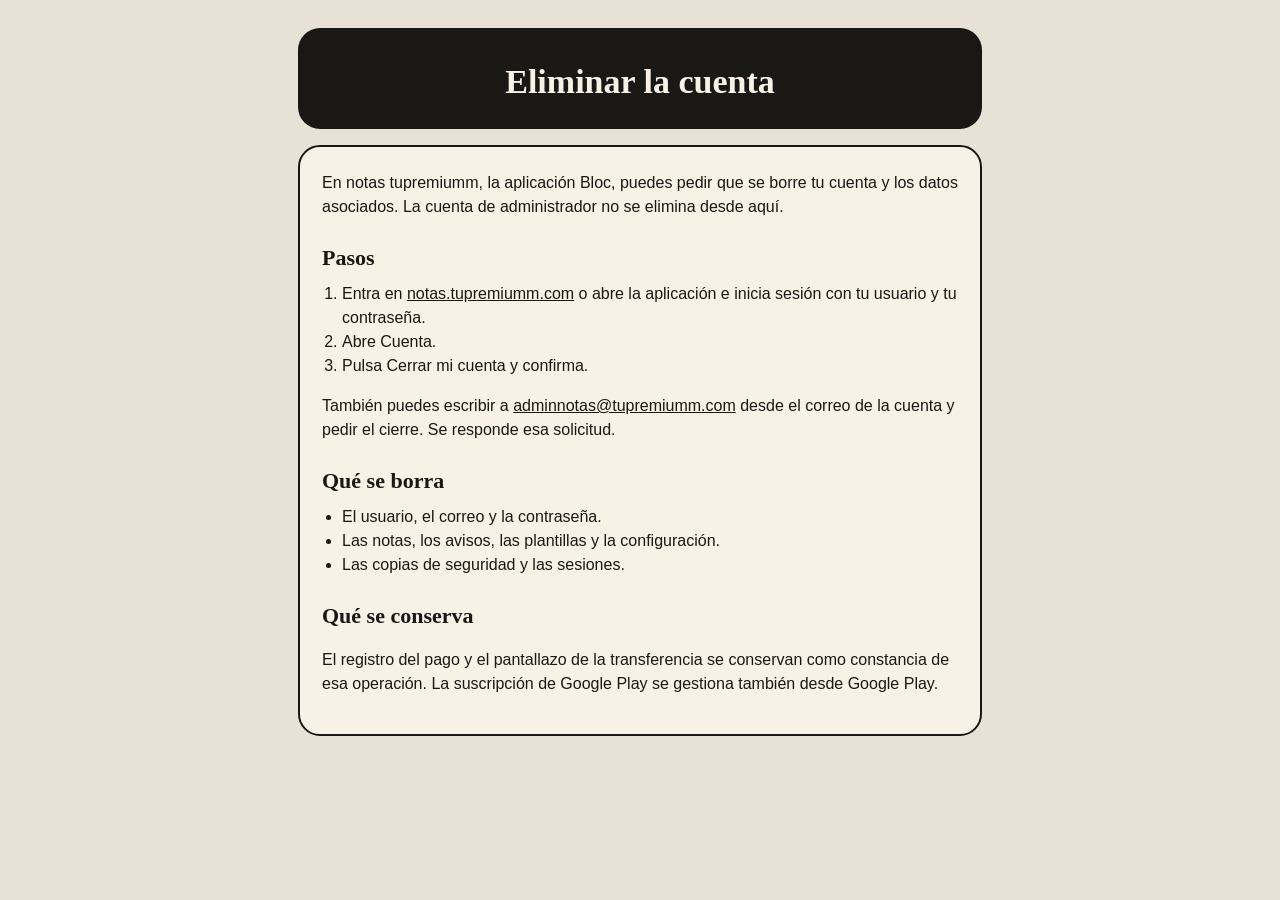
<file: eliminar-cuenta.html>
<!DOCTYPE html>
<html lang="es">
<head>
  <meta charset="utf-8">
  <meta name="viewport" content="width=device-width, initial-scale=1">
  <title>Eliminar cuenta · notas tupremiumm</title>
  <link rel="icon" href="favicon.ico?v=4" sizes="32x32">
  <link rel="icon" href="favicon.svg?v=4" type="image/svg+xml">
  <style>
    :root { color-scheme: light; }
    * { box-sizing: border-box; }
    body {
      margin: 0;
      background: #e7e1d6;
      color: #1a1814;
      font-family: Georgia, "Times New Roman", serif;
      line-height: 1.5;
    }
    main {
      max-width: 720px;
      margin: 0 auto;
      padding: 28px 18px 64px;
    }
    header {
      background: #1a1814;
      color: #f7f1e6;
      border-radius: 22px;
      padding: 28px 24px 22px;
      text-align: center;
    }
    h1 { margin: 0; font-size: 34px; font-weight: 560; }
    article {
      margin-top: 16px;
      background: #f7f1e6;
      border: 2px solid #1a1814;
      border-radius: 22px;
      padding: 8px 22px 22px;
    }
    h2 { margin: 22px 0 8px; font-size: 22px; font-weight: 560; }
    p, li { font-family: Arial, sans-serif; font-size: 16px; }
    ol, ul { margin: 8px 0 0; padding-left: 20px; }
    a { color: #1a1814; }
  </style>
</head>
<body>
  <main>
    <header>
      <h1>Eliminar la cuenta</h1>
    </header>
    <article>
      <p>En notas tupremiumm, la aplicación Bloc, puedes pedir que se borre tu cuenta y los datos asociados. La cuenta de administrador no se elimina desde aquí.</p>

      <h2>Pasos</h2>
      <ol>
        <li>Entra en <a href="https://notas.tupremiumm.com/">notas.tupremiumm.com</a> o abre la aplicación e inicia sesión con tu usuario y tu contraseña.</li>
        <li>Abre Cuenta.</li>
        <li>Pulsa Cerrar mi cuenta y confirma.</li>
      </ol>
      <p>También puedes escribir a <a href="mailto:adminnotas@tupremiumm.com">adminnotas@tupremiumm.com</a> desde el correo de la cuenta y pedir el cierre. Se responde esa solicitud.</p>

      <h2>Qué se borra</h2>
      <ul>
        <li>El usuario, el correo y la contraseña.</li>
        <li>Las notas, los avisos, las plantillas y la configuración.</li>
        <li>Las copias de seguridad y las sesiones.</li>
      </ul>

      <h2>Qué se conserva</h2>
      <p>El registro del pago y el pantallazo de la transferencia se conservan como constancia de esa operación. La suscripción de Google Play se gestiona también desde Google Play.</p>
    </article>
  </main>
</body>
</html>
</file>
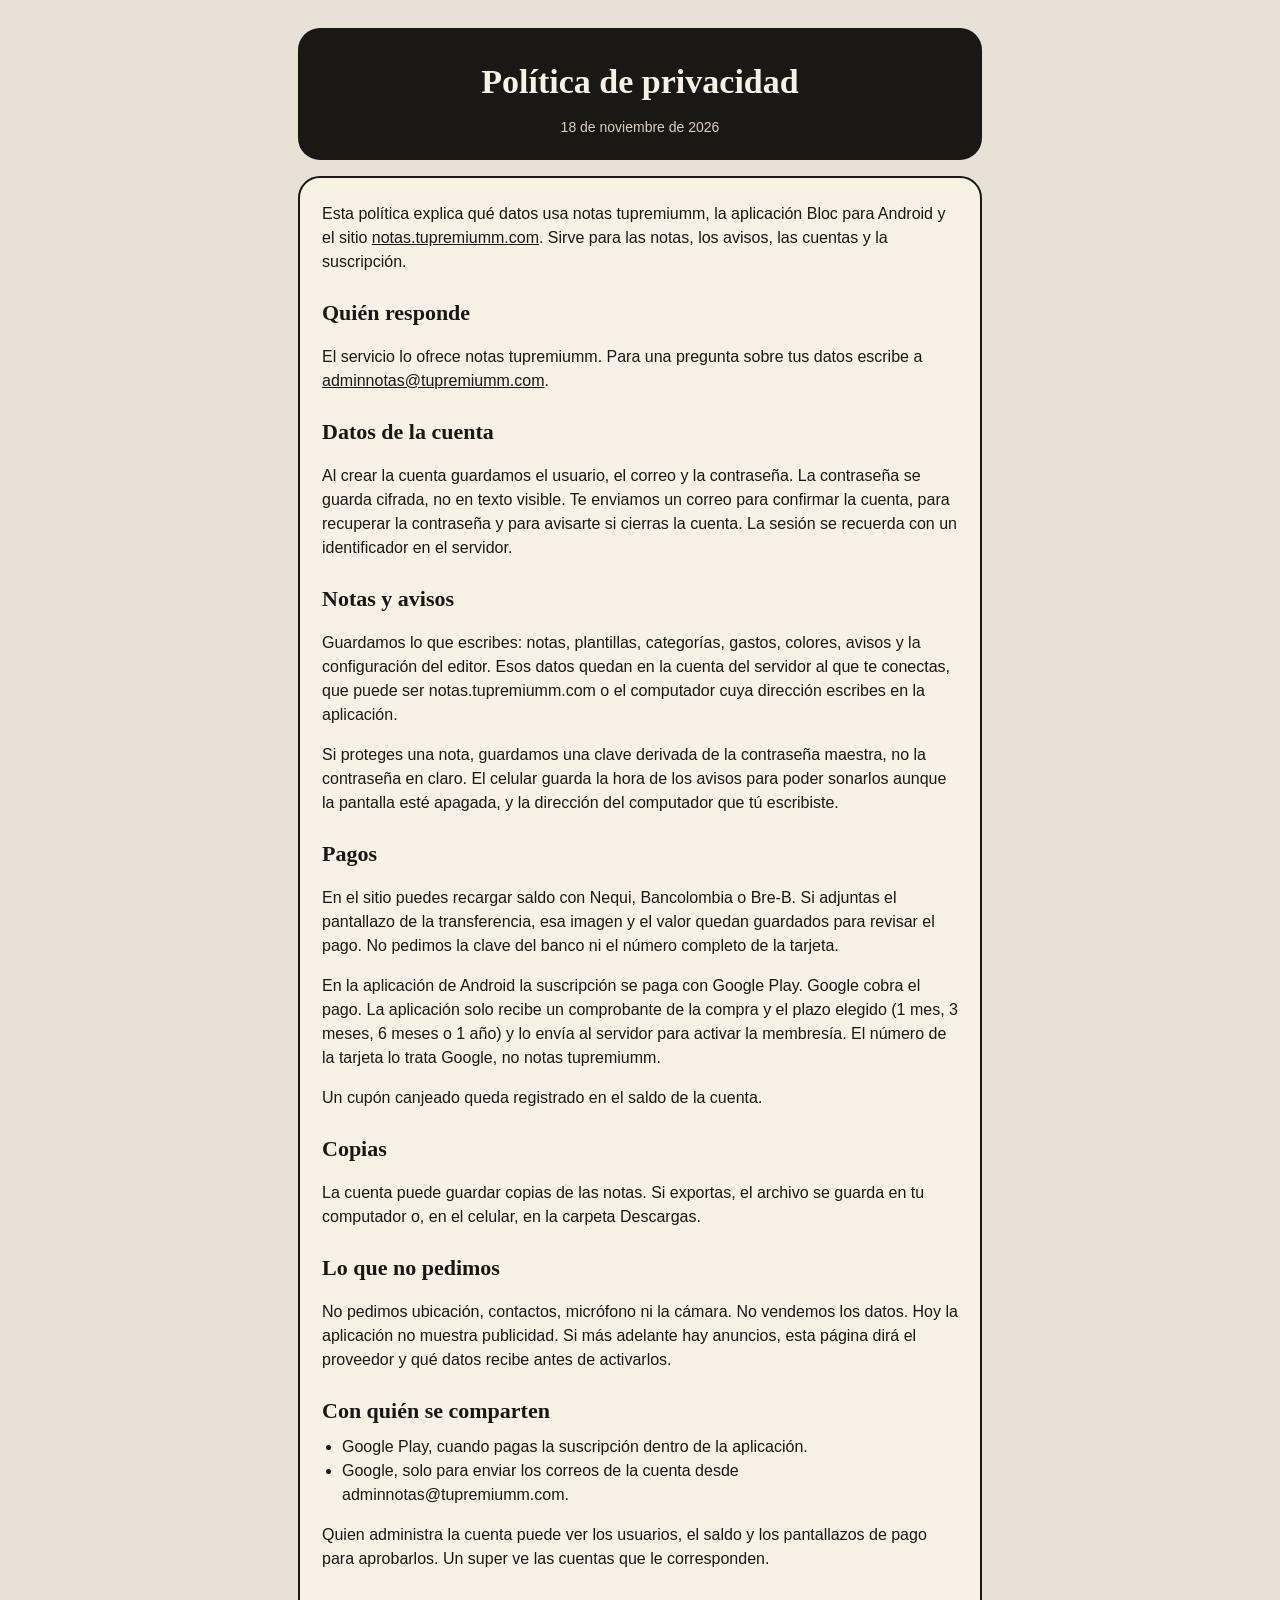
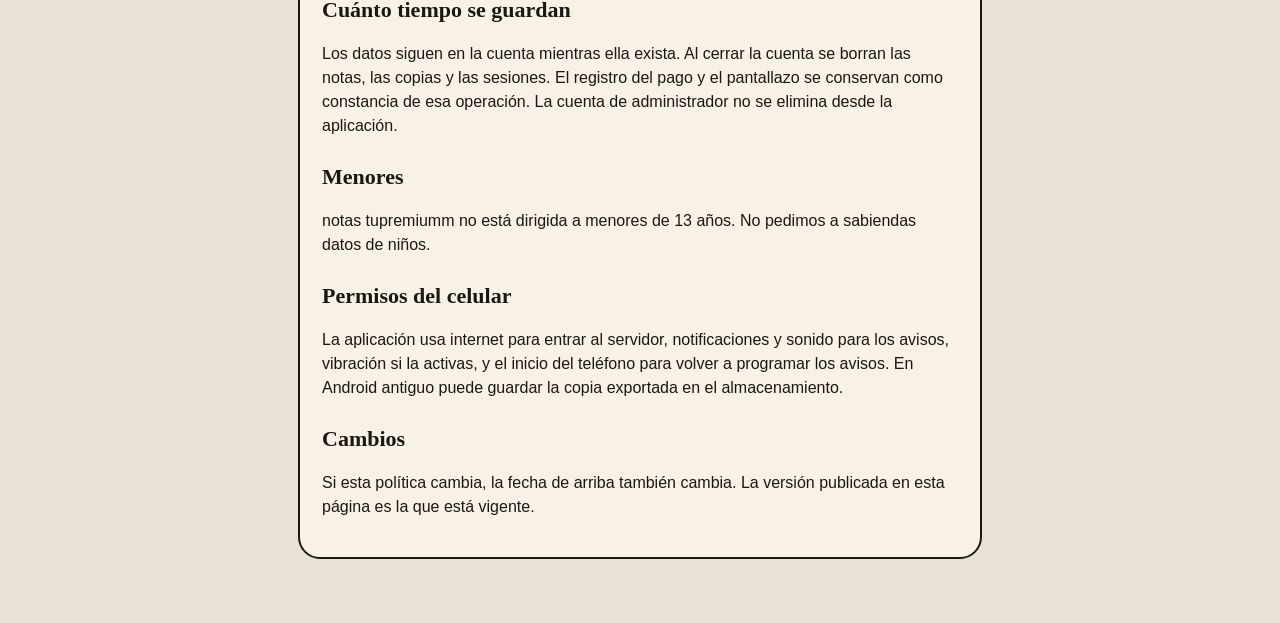
<file: privacidad.html>
<!DOCTYPE html>
<html lang="es">
<head>
  <meta charset="utf-8">
  <meta name="viewport" content="width=device-width, initial-scale=1">
  <title>Política de privacidad</title>
  <link rel="icon" href="favicon.ico?v=4" sizes="32x32">
  <link rel="icon" href="favicon.svg?v=4" type="image/svg+xml">
  <style>
    :root { color-scheme: light; }
    * { box-sizing: border-box; }
    body {
      margin: 0;
      background: #e7e1d6;
      color: #1a1814;
      font-family: Georgia, "Times New Roman", serif;
      line-height: 1.5;
    }
    main {
      max-width: 720px;
      margin: 0 auto;
      padding: 28px 18px 64px;
    }
    header {
      background: #1a1814;
      color: #f7f1e6;
      border-radius: 22px;
      padding: 28px 24px 22px;
      text-align: center;
    }
    h1 { margin: 0; font-size: 34px; font-weight: 560; }
    article {
      margin-top: 16px;
      background: #f7f1e6;
      border: 2px solid #1a1814;
      border-radius: 22px;
      padding: 8px 22px 22px;
    }
    h2 { margin: 22px 0 8px; font-size: 22px; font-weight: 560; }
    p, li { font-family: Arial, sans-serif; font-size: 16px; }
    ul { margin: 8px 0 0; padding-left: 20px; }
    a { color: #1a1814; }
    .date { margin: 10px 0 0; font-family: Arial, sans-serif; font-size: 14px; color: #d9cfc0; }
  </style>
</head>
<body>
  <main>
    <header>
      <h1>Política de privacidad</h1>
      <p class="date">18 de noviembre de 2026</p>
    </header>
    <article>
      <p>Esta política explica qué datos usa notas tupremiumm, la aplicación Bloc para Android y el sitio <a href="https://notas.tupremiumm.com/">notas.tupremiumm.com</a>. Sirve para las notas, los avisos, las cuentas y la suscripción.</p>

      <h2>Quién responde</h2>
      <p>El servicio lo ofrece notas tupremiumm. Para una pregunta sobre tus datos escribe a <a href="mailto:adminnotas@tupremiumm.com">adminnotas@tupremiumm.com</a>.</p>

      <h2>Datos de la cuenta</h2>
      <p>Al crear la cuenta guardamos el usuario, el correo y la contraseña. La contraseña se guarda cifrada, no en texto visible. Te enviamos un correo para confirmar la cuenta, para recuperar la contraseña y para avisarte si cierras la cuenta. La sesión se recuerda con un identificador en el servidor.</p>

      <h2>Notas y avisos</h2>
      <p>Guardamos lo que escribes: notas, plantillas, categorías, gastos, colores, avisos y la configuración del editor. Esos datos quedan en la cuenta del servidor al que te conectas, que puede ser notas.tupremiumm.com o el computador cuya dirección escribes en la aplicación.</p>
      <p>Si proteges una nota, guardamos una clave derivada de la contraseña maestra, no la contraseña en claro. El celular guarda la hora de los avisos para poder sonarlos aunque la pantalla esté apagada, y la dirección del computador que tú escribiste.</p>

      <h2>Pagos</h2>
      <p>En el sitio puedes recargar saldo con Nequi, Bancolombia o Bre-B. Si adjuntas el pantallazo de la transferencia, esa imagen y el valor quedan guardados para revisar el pago. No pedimos la clave del banco ni el número completo de la tarjeta.</p>
      <p>En la aplicación de Android la suscripción se paga con Google Play. Google cobra el pago. La aplicación solo recibe un comprobante de la compra y el plazo elegido (1 mes, 3 meses, 6 meses o 1 año) y lo envía al servidor para activar la membresía. El número de la tarjeta lo trata Google, no notas tupremiumm.</p>
      <p>Un cupón canjeado queda registrado en el saldo de la cuenta.</p>

      <h2>Copias</h2>
      <p>La cuenta puede guardar copias de las notas. Si exportas, el archivo se guarda en tu computador o, en el celular, en la carpeta Descargas.</p>

      <h2>Lo que no pedimos</h2>
      <p>No pedimos ubicación, contactos, micrófono ni la cámara. No vendemos los datos. Hoy la aplicación no muestra publicidad. Si más adelante hay anuncios, esta página dirá el proveedor y qué datos recibe antes de activarlos.</p>

      <h2>Con quién se comparten</h2>
      <ul>
        <li>Google Play, cuando pagas la suscripción dentro de la aplicación.</li>
        <li>Google, solo para enviar los correos de la cuenta desde adminnotas@tupremiumm.com.</li>
      </ul>
      <p>Quien administra la cuenta puede ver los usuarios, el saldo y los pantallazos de pago para aprobarlos. Un super ve las cuentas que le corresponden.</p>

      <h2>Cuánto tiempo se guardan</h2>
      <p>Los datos siguen en la cuenta mientras ella exista. Al cerrar la cuenta se borran las notas, las copias y las sesiones. El registro del pago y el pantallazo se conservan como constancia de esa operación. La cuenta de administrador no se elimina desde la aplicación.</p>

      <h2>Menores</h2>
      <p>notas tupremiumm no está dirigida a menores de 13 años. No pedimos a sabiendas datos de niños.</p>

      <h2>Permisos del celular</h2>
      <p>La aplicación usa internet para entrar al servidor, notificaciones y sonido para los avisos, vibración si la activas, y el inicio del teléfono para volver a programar los avisos. En Android antiguo puede guardar la copia exportada en el almacenamiento.</p>

      <h2>Cambios</h2>
      <p>Si esta política cambia, la fecha de arriba también cambia. La versión publicada en esta página es la que está vigente.</p>
    </article>
  </main>
</body>
</html>
</file>
<file: css/styles.css>
:root {
  --ink: #1a1814;
  --ink-soft: #4a433a;
  --muted: #7a7166;
  --paper: #f7f1e6;
  --paper-2: #fffdf8;
  --desk: #d9cbb6;
  --line: rgba(26, 24, 20, 0.12);
  --alarm: #d85a2a;
  --alarm-deep: #a33e18;
  --moss: #2f6a52;
  --shadow: 0 24px 50px rgba(60, 42, 22, 0.16);
  --serif: "Fraunces", Georgia, serif;
  --sans: "Outfit", "Segoe UI", sans-serif;
}

* { box-sizing: border-box; }

[hidden] { display: none !important; }

html, body { margin: 0; height: 100%; overflow-x: clip; }

body {
  font-family: var(--sans);
  color: var(--ink);
  background:
    radial-gradient(circle at 12% 8%, rgba(255, 250, 240, 0.7), transparent 36%),
    radial-gradient(circle at 90% 0%, rgba(216, 90, 42, 0.16), transparent 28%),
    var(--desk);
}

button, input { font: inherit; color: inherit; }
button { cursor: pointer; }

.desk {
  width: min(880px, calc(100% - 48px));
  height: 100vh;
  height: 100dvh;
  margin: 0 auto;
  padding: 18px 0 16px;
  display: flex;
  flex-direction: column;
  overflow: hidden;
}

body.no-templates #btn-add-template,
body.no-templates #template-bar,
body.no-templates #tpl-size-row { display: none !important; }
.lan-hint button {
  border: 0;
  background: transparent;
  text-decoration: underline;
  font-size: inherit;
  color: inherit;
  cursor: pointer;
}

.top {
  display: flex;
  gap: 8px;
  align-items: center;
  margin-bottom: 8px;
}

.search-wrap {
  position: relative;
  flex: 1;
  min-width: 0;
}

.search-wrap input {
  width: 100%;
  height: 36px;
  border: 1px solid var(--ink);
  border-radius: 12px;
  background: var(--paper);
  padding: 0 36px 0 12px;
}

.search-wrap input[type="search"]::-webkit-search-cancel-button,
.search-wrap input[type="search"]::-webkit-search-decoration {
  -webkit-appearance: none;
  appearance: none;
}

.search-clear {
  position: absolute;
  top: 50%;
  right: 8px;
  width: 28px;
  height: 28px;
  margin-top: -14px;
  border: 0;
  border-radius: 50%;
  background: var(--ink);
  color: var(--paper);
  font-size: 14px;
  line-height: 1;
}

.search-wrap input:focus {
  outline: 2px solid rgba(216, 90, 42, 0.45);
  outline-offset: 2px;
}

.sr {
  position: absolute;
  width: 1px;
  height: 1px;
  padding: 0;
  margin: -1px;
  overflow: hidden;
  clip: rect(0, 0, 0, 0);
  border: 0;
}

.brand-row, .top-tools {
  display: flex;
  align-items: center;
  gap: 10px;
}

.icon-tool {
  width: 36px;
  height: 36px;
  border-radius: 11px;
  border: none;
  color: #fff;
  display: grid;
  place-items: center;
  padding: 0;
  box-shadow: inset 0 1px 0 rgba(255, 255, 255, 0.28), 0 6px 14px rgba(40, 28, 16, 0.16);
}

.icon-tool:hover { filter: brightness(1.08); }
.icon-tool:active { filter: brightness(0.94); transform: translateY(1px); }

.icon-archive { background: #c49a55; }
.icon-trash { background: #e15b48; }
.icon-calendar { background: #3b82c4; }
.icon-theme { background: #7c5cbf; }
.icon-shortcuts { background: #3e4a5a; }
.icon-backup, .icon-export { background: #2f9d6a; }
.icon-import { background: #3b82c4; }
.icon-account { background: #5c6b86; }
.icon-pay { background: #c45c32; }
.icon-editor { background: #8d6b4a; }
.icon-menu { background: #3e4a5a; }
.icon-home { background: #2f6a52; }
.icon-eye { background: #2f8fad; }
.icon-notify { background: #3e4a5a; position: relative; }
.icon-notify.has-alert::after {
  content: "";
  position: absolute;
  top: 5px;
  right: 5px;
  width: 8px;
  height: 8px;
  border-radius: 50%;
  background: #e15b48;
  box-shadow: 0 0 0 2px #3e4a5a;
}
.user-plan {
  height: 28px;
  max-width: 148px;
  border-radius: 8px;
  border: 1px solid rgba(26, 24, 20, 0.16);
  background: #fff;
  font: inherit;
  font-size: 12px;
  color: inherit;
}

.plantilla-tool {
  height: 36px;
  border: none;
  border-radius: 11px;
  background: #3e4a5a;
  color: #fff;
  padding: 0 10px;
  font-weight: 560;
  box-shadow: inset 0 1px 0 rgba(255, 255, 255, 0.28), 0 4px 10px rgba(40, 28, 16, 0.12);
}

.plantilla-tool:hover { filter: brightness(1.08); }
.plantilla-tool:active { filter: brightness(0.94); transform: translateY(1px); }
.icon-sound { background: #4c9a3a; }

#btn-eye[aria-pressed="false"] { filter: saturate(0.55) brightness(0.86); }

.notify-wrap { position: relative; }
body.hide-notify .notify-wrap { display: none; }

.notify-panel {
  position: absolute;
  top: 52px;
  right: 0;
  z-index: 24;
  width: min(340px, calc(100vw - 24px));
  max-height: min(70vh, 480px);
  overflow: auto;
  background: var(--paper);
  color: var(--ink);
  border-radius: 16px;
  box-shadow: var(--shadow);
  padding: 14px;
}

.notify-panel h3 {
  margin: 0;
  font-family: var(--serif);
  font-size: 22px;
}

.notify-label {
  margin: 12px 0 6px;
  font-size: 13px;
  color: var(--muted);
}

.notify-panel ul {
  list-style: none;
  margin: 0;
  padding: 0;
  display: grid;
  gap: 6px;
}

.notify-row {
  display: flex;
  align-items: center;
  gap: 8px;
}

.notify-main {
  flex: 1;
  min-width: 0;
  text-align: left;
  border: 0;
  background: rgba(26, 24, 20, 0.05);
  border-radius: 12px;
  padding: 8px 10px;
}

.notify-main strong,
.notify-main small { display: block; }

.notify-main small { color: var(--muted); font-size: 12px; }

.notify-trash {
  width: 36px;
  height: 36px;
  flex: 0 0 auto;
  border: 0;
  border-radius: 10px;
  background: #e15b48;
  color: #fff;
  display: grid;
  place-items: center;
  padding: 0;
}

.notify-empty { margin: 0; color: var(--muted); font-size: 14px; }

.named-tool {
  height: 44px;
  border: none;
  border-radius: 13px;
  background: #2f8fad;
  color: #fff;
  display: flex;
  align-items: center;
  gap: 6px;
  padding: 0 14px 0 8px;
  box-shadow: inset 0 1px 0 rgba(255, 255, 255, 0.28), 0 6px 14px rgba(40, 28, 16, 0.16);
}

.named-tool .named-ico { display: grid; place-items: center; width: 28px; height: 28px; }
.named-tool .tool-name { font-size: 14px; font-weight: 560; }

.app-menu {
  top: 0;
  left: 0;
  width: min(280px, 100vw);
  height: 100vh;
  margin: 0;
  padding: 12px 8px 10px;
  display: flex;
  flex-direction: column;
  gap: 1px;
  border-radius: 0 16px 16px 0;
  overflow: auto;
  background: var(--paper-2);
  border: 0;
  border-right: 1px solid var(--line);
}

.app-menu .menu-title {
  margin: 2px 0 8px;
  text-align: center;
  font-family: var(--serif);
  font-size: 22px;
  font-weight: 560;
  color: #1a1814;
}

.app-menu .menu-coupon {
  display: grid;
  grid-template-columns: minmax(0, 1fr) auto;
  align-items: center;
  gap: 6px;
  margin: 4px 2px 2px;
  padding: 6px;
  border: 1px solid rgba(26, 24, 20, 0.35);
  border-radius: 12px;
  overflow: hidden;
}
.app-menu .menu-coupon input {
  height: 32px;
  min-width: 0;
  width: 100%;
  border: 1px solid rgba(26, 24, 20, 0.28);
  border-radius: 10px;
  padding: 0 8px;
  background: #fff;
  color: #1a1814;
}
.note-menu.app-menu .menu-coupon button {
  width: auto;
  height: 32px;
  padding: 0 10px;
  border: 1px solid #1a1814;
  border-radius: 10px;
  background: #1a1814;
  color: #fff;
  font-weight: 600;
  justify-content: center;
  white-space: nowrap;
  box-shadow: none;
}
.note-menu.app-menu .menu-coupon button:hover,
.note-menu.app-menu .menu-coupon button:active,
body.theme-dark .note-menu.app-menu .menu-coupon button:hover,
body.theme-dark .note-menu.app-menu .menu-coupon button:active {
  background: #1a1814;
  color: #fff;
  filter: none;
  transform: none;
  box-shadow: none;
}
.app-menu .menu-coupon p { grid-column: 1 / -1; margin: 0; font-size: 13px; text-align: center; }

.modal { z-index: 100; }

#logout-modal,
#close-account-modal { z-index: 140; }

.template-all { z-index: 90; }

body.app-menu-open::before,
body.tpl-menu-open::before,
body.tpl-context-open::before { z-index: 70; }

.top { position: relative; z-index: 40; }

.note-menu.app-menu button {
  display: flex;
  align-items: center;
  gap: 8px;
  width: 100%;
  padding: 5px 8px;
  border: 0;
  border-radius: 10px;
  background: transparent;
  color: inherit;
  text-align: left;
}

.note-menu.app-menu button:hover {
  background: rgba(26, 24, 20, 0.06);
}

.note-menu.app-menu button[aria-pressed="true"]:not(#btn-eye) {
  background: #1a1814;
  color: #fff;
  box-shadow: none;
  font-weight: 560;
}

.note-menu.app-menu button[aria-pressed="true"]:not(#btn-eye) .info-ico { color: #fff; }

body.theme-dark .note-menu.app-menu button:hover {
  background: rgba(255, 255, 255, 0.07);
}

body.theme-dark .note-menu.app-menu button[aria-pressed="true"]:not(#btn-eye) {
  background: #1a1814;
  color: #fff;
}

body.theme-dark .app-menu .menu-title { color: #f4efe6; }

.app-menu .info-ico { color: #2f6fbf; }

.app-menu .menu-ico {
  width: 28px;
  height: 28px;
  border-radius: 8px;
}

.app-menu .info-ico {
  width: 18px;
  height: 18px;
}

.app-menu .info-ico svg { width: 16px; height: 16px; }

.info-ico {
  margin-left: auto;
  width: 22px;
  height: 22px;
  border: 0;
  border-radius: 50%;
  display: grid;
  place-items: center;
  color: #2f6fbf;
  background: transparent;
}

.info-card { width: min(420px, 100%); }
.info-text { margin: 8px 0 0; font-size: 16px; line-height: 1.4; text-align: center; }

body.hide-info .info-ico { display: none; }

.info-switch {
  display: flex;
  align-items: center;
  gap: 8px;
  margin: 0 0 12px;
}

.menu-ico {
  width: 34px;
  height: 34px;
  border-radius: 10px;
  display: grid;
  place-items: center;
  flex: 0 0 auto;
  box-shadow: inset 0 1px 0 rgba(255, 255, 255, 0.28);
}

.section-title {
  font-family: var(--serif);
  font-size: 26px;
  font-weight: 560;
  letter-spacing: -0.03em;
  margin: 2px 4px 8px;
  border: 0;
  background: transparent;
  padding: 2px 6px;
  border-radius: 10px;
}

button.section-title { cursor: pointer; }
button.section-title:hover { background: rgba(26, 24, 20, 0.06); }

.list-col {
  display: flex;
  flex-direction: column;
  min-width: 0;
  min-height: 0;
  height: 100%;
}

.list-col > .page {
  flex: 1;
  height: auto;
}

.template-bar {
  --tpl-size: 18px;
  position: relative;
  display: flex;
  align-items: center;
  gap: 6px;
  flex: 0 0 auto;
  margin: 0 4px 4px;
}

#template-more {
  width: 28px;
  height: 28px;
  flex: 0 0 auto;
  margin-left: auto;
  border: 1px solid var(--line);
  border-radius: 10px;
  background: var(--paper-2);
}

.template-all {
  position: fixed;
  z-index: 90;
  max-height: min(420px, calc(100vh - 24px));
  overflow-x: hidden;
  overflow-y: auto;
  background: var(--paper);
  border: 2px solid #1a1814;
  border-radius: 12px;
  box-shadow: var(--shadow);
  padding: 4px;
}

body.app-menu-open::before,
body.tpl-menu-open::before,
body.tpl-context-open::before {
  content: "";
  position: fixed;
  inset: 0;
  z-index: 70;
  background: rgba(22, 16, 12, 0.55);
}

.template-all button {
  white-space: normal;
  overflow-wrap: anywhere;
}

.template-all input {
  width: 100%;
  height: 34px;
  margin-bottom: 4px;
  border: 1px solid var(--line);
  border-radius: 8px;
  padding: 0 8px;
  background: var(--paper-2);
}

.template-all button {
  display: flex;
  width: 100%;
  align-items: center;
  gap: 8px;
  border: 0;
  background: transparent;
  border-radius: 8px;
  padding: 6px 8px;
  text-align: left;
  font-size: 15px;
}

.template-all button.is-on { background: rgba(26, 24, 20, 0.08); }

.template-titles {
  display: flex;
  flex: 1;
  flex-wrap: nowrap;
  align-items: center;
  gap: 6px;
  margin: 0;
  min-width: 0;
  overflow: hidden;
}

.template-titles button {
  display: flex;
  flex: 0 0 auto;
  align-items: center;
  justify-content: center;
  border: 1px solid var(--line);
  background: var(--paper);
  color: inherit;
  font-family: var(--serif);
  font-size: var(--tpl-size);
  font-weight: 560;
  line-height: 1;
  letter-spacing: -0.03em;
  padding: 3px 8px;
  border-radius: 8px;
  text-align: center;
  white-space: nowrap;
  box-shadow: 0 1px 0 rgba(26, 24, 20, 0.05);
}

.template-titles.layout-list {
  flex-direction: column;
  flex-wrap: nowrap;
  align-items: stretch;
  gap: 0;
}

.template-titles.layout-list button {
  width: 100%;
  padding: 8px 4px;
  border-bottom: 1px solid var(--line);
  border-radius: 0;
}

.template-titles.layout-cards {
  gap: 8px;
}

.template-titles.layout-cards button { padding: 8px 4px; }

.tpl-ink {
  border-radius: 0.22em;
  padding: 0.02em 0.28em;
  color: inherit;
  background: var(--row-color, transparent);
}

.tpl-ink.sand { background: #fff3c4; }
.tpl-ink.leaf { background: #e4f3d4; }
.tpl-ink.sky { background: #d9ecff; }
.tpl-ink.rose { background: #ffe0d6; }

body.theme-dark .tpl-ink.sand { background: #6e5424; color: #fff; }
body.theme-dark .tpl-ink.leaf { background: #2f5a38; color: #fff; }
body.theme-dark .tpl-ink.sky { background: #27486c; color: #fff; }
body.theme-dark .tpl-ink.rose { background: #7a4036; color: #fff; }

.look-head { justify-content: center; position: relative; }
.look-head .icon-btn { position: absolute; right: 12px; top: 50%; transform: translateY(-50%); }
.look-head h2 { width: 100%; text-align: center; margin: 0; }
.look-lead { text-align: center; }
.look-row {
  display: flex;
  align-items: center;
  justify-content: center;
  gap: 10px;
  width: min(440px, 100%);
  margin: 4px auto;
}
.look-row span { flex: 0 0 168px; text-align: right; }
.look-row input[type="range"] { flex: 1; min-width: 0; }

#tpl-look-modal .modal-card {
  width: min(500px, calc(100% - 28px));
  padding: 0 18px 12px;
  overflow: auto;
  border-color: #1a1814;
}
#tpl-look-modal h2 { font-size: 22px; margin: 0; }
#tpl-look-modal .modal-head {
  margin: 0 -18px 10px;
  padding: 16px 44px 12px;
  border-radius: 0;
  box-shadow: none;
  background: #1a1814;
}
#tpl-look-modal .look-head { margin: 0 -18px 10px; }
#tpl-look-modal .info-switch {
  margin: 0 0 2px;
  font-size: 13px;
  line-height: 1.15;
}
#tpl-look-modal .alarm-sub { margin-left: 18px; }
#tpl-look-modal .look-row {
  width: 100%;
  margin: 2px 0;
  gap: 6px;
}
#tpl-look-modal .look-row span { flex: 0 0 150px; font-size: 13px; }
#tpl-look-modal .look-lead {
  margin: 4px 0 2px;
  font-size: 14px;
}
#tpl-look-modal .switch-label {
  display: inline-flex;
  align-items: center;
  gap: 4px;
}
#tpl-look-modal #offline-info {
  margin: 0;
  width: 18px;
  height: 18px;
}

body.note-lines .body {
  --rule-inset: 5px;
  padding-top: 3px;
  background-image: linear-gradient(
    to bottom,
    transparent calc(var(--note-line, 28px) - var(--rule-inset) - 1px),
    rgba(26, 24, 20, 0.22) calc(var(--note-line, 28px) - var(--rule-inset)),
    transparent calc(var(--note-line, 28px) - var(--rule-inset) + 1px)
  );
  background-size: 100% var(--note-line, 28px);
  background-position: 0 1px;
  background-attachment: local;
}

body.theme-dark.note-lines .body {
  background-image: linear-gradient(
    to bottom,
    transparent calc(var(--note-line, 28px) - var(--rule-inset, 5px) - 1px),
    rgba(255, 255, 255, 0.28) calc(var(--note-line, 28px) - var(--rule-inset, 5px)),
    transparent calc(var(--note-line, 28px) - var(--rule-inset, 5px) + 1px)
  );
}

body.note-lines .focus-slot .body {
  padding-top: 3px;
}

.look-choices {
  display: flex;
  flex-wrap: wrap;
  justify-content: center;
  gap: 8px;
  margin-bottom: 14px;
}

.tpl-font-list {
  list-style: none;
  margin: 0;
  padding: 0;
  display: grid;
  gap: 8px;
}

.tpl-font-list li {
  display: flex;
  align-items: center;
  justify-content: space-between;
  gap: 10px;
}

.tpl-font-list input[type="range"] { width: 150px; }

.look-choices button {
  border: 1px solid var(--line);
  background: transparent;
  border-radius: 999px;
  padding: 8px 14px;
}

.look-choices button.picked {
  background: var(--ink);
  color: var(--paper);
  border-color: var(--ink);
}

#tpl-size { width: 100%; margin-top: 8px; }

.backup-list {
  list-style: none;
  margin: 0 0 12px;
  padding: 0;
  max-height: 240px;
  overflow: auto;
}

.backup-list li {
  display: flex;
  align-items: center;
  justify-content: space-between;
  gap: 8px;
  padding: 8px 0;
  border-bottom: 1px solid var(--line);
}

.backup-list button { border-radius: 999px; }

.template-titles button:hover { background: rgba(26, 24, 20, 0.06); }
.template-titles button.is-on,
.template-all button.is-on {
  background: #1a1814;
  color: #fff;
  box-shadow: none;
}

html.locked-out .book,
html.locked-out .add-note,
body.account-open .book,
body.account-open .add-note,
body.account-open .focus-view,
body.account-open .spend-rail,
body.pay-open .spend-rail { display: none; }

.paper { position: relative; }

.spend-rail {
  position: absolute;
  top: 8px;
  right: 6px;
  bottom: 8px;
  z-index: 2;
  width: 52px;
  overflow: auto;
  padding: 4px 2px;
  border: 0;
  background: transparent;
  box-shadow: none;
}

.spend-rail { display: none !important; }

#editor .body { padding-right: 36px; }

.line-arrows {
  position: absolute;
  top: 0;
  right: 4px;
  bottom: 0;
  width: 28px;
  z-index: 3;
  pointer-events: none;
}

.line-arrow {
  position: absolute;
  left: 0;
  width: 28px;
  margin: 0;
  padding: 0;
  border: 0;
  background: transparent;
  color: rgba(26, 24, 20, 0.45);
  font-size: 12px;
  line-height: 1;
  display: flex;
  align-items: center;
  justify-content: center;
  pointer-events: auto;
}

.line-arrow .spend-glyph {
  width: 22px;
  height: 22px;
  box-shadow: none;
}

#line-cat-modal .spend-card { padding-top: 8px; }
#line-cat-modal .modal-head { margin: -8px -22px 8px; border-radius: 0; }
#line-cat-modal h2 {
  font-size: 26px;
  margin: 0;
}

#line-cat-modal .look-head .icon-btn {
  right: 12px;
  top: 50%;
  transform: translateY(-50%);
  color: #c0392b;
  font-size: 16px;
  line-height: 1;
}

.line-cat-grid {
  display: grid;
  grid-template-columns: repeat(3, 1fr);
  gap: 0 6px;
  max-height: min(62vh, 560px);
  overflow: auto;
}

.line-cat-grid button {
  display: flex;
  flex-direction: row;
  align-items: center;
  justify-content: flex-start;
  gap: 4px;
  border: 0;
  border-radius: 6px;
  background: transparent;
  padding: 1px 2px;
  font-size: 12px;
  line-height: 1.1;
  text-align: left;
}

.line-cat-grid .spend-glyph {
  width: 18px;
  height: 18px;
  border-radius: 5px;
  flex: 0 0 auto;
}

.line-cat-grid .spend-glyph svg { width: 12px; height: 12px; }

.line-cat-foot {
  display: flex;
  justify-content: center;
  align-items: center;
  gap: 10px;
  width: 100%;
  margin: 12px 0 0;
}

.line-cat-foot button {
  min-width: 0;
  height: 28px;
  padding: 0 10px;
  border-radius: 10px;
  border: 1px solid var(--ink);
  font-size: 12px;
  font-weight: 560;
  text-align: center;
}

#line-cat-custom {
  background: var(--ink);
  color: var(--paper);
}

#line-cat-reset {
  background: transparent;
  color: var(--ink);
}

.line-cat-view {
  display: flex;
  justify-content: center;
  gap: 16px;
  margin-top: 8px;
  font-size: 13px;
}

.line-cat-view label {
  display: flex;
  align-items: center;
  gap: 6px;
}

.line-cat-grid.only-icon { grid-template-columns: repeat(6, 1fr); }
.line-cat-grid.only-name { grid-template-columns: repeat(3, 1fr); }

#line-cat-menu { z-index: 140; }

body.cat-show-name .line-arrows { width: 86px; }
body.cat-show-name .line-arrow { width: 84px; justify-content: flex-end; gap: 3px; }
body.cat-show-name #editor .body { padding-right: 92px; }

#line-name-text {
  display: block;
  width: min(220px, 100%);
  height: 36px;
  margin: 8px auto 0;
  border: 0;
  border-radius: 10px;
  background: #fff;
  text-align: center;
}

.line-cat-name {
  font-size: 9px;
  font-weight: 640;
  line-height: 1.05;
  text-align: center;
}

.line-icon-grid {
  display: grid;
  grid-template-columns: repeat(8, 1fr);
  gap: 6px;
  max-height: 280px;
  overflow: auto;
}

.line-icon-grid button {
  border: 0;
  background: transparent;
  padding: 2px;
}

#line-order-number {
  display: block;
  width: 88px;
  height: 36px;
  margin: 8px auto 0;
  border: 0;
  border-radius: 10px;
  background: #fff;
  text-align: center;
}

.line-cat-grid button:hover { background: rgba(26, 24, 20, 0.06); }

body.spend-names .spend-rail { width: 78px; }

.spend-names {
  display: flex;
  flex-direction: column;
  align-items: center;
  gap: 2px;
  margin-bottom: 8px;
  font-size: 11px;
  text-align: center;
}

.spend-ico {
  position: relative;
  display: flex;
  flex-direction: column;
  align-items: center;
  gap: 3px;
  width: 100%;
  margin: 0 0 6px;
  padding: 4px 2px;
  border: 0;
  border-radius: 12px;
  background: transparent;
}

.spend-ico:hover { background: rgba(26, 24, 20, 0.06); }

.spend-glyph {
  width: 26px;
  height: 26px;
  border-radius: 8px;
  display: grid;
  place-items: center;
  background: currentColor;
  border: 0;
  box-shadow: inset 0 1px 0 rgba(255, 255, 255, 0.35);
}

.spend-glyph svg { width: 15px; height: 15px; display: block; }

.spend-count {
  position: absolute;
  top: 0;
  right: 2px;
  min-width: 14px;
  height: 14px;
  padding: 0 3px;
  border-radius: 99px;
  background: var(--ink);
  color: #fff;
  font-size: 9px;
  font-style: normal;
  line-height: 14px;
  text-align: center;
}

.spend-ico b {
  display: none;
  font-size: 10px;
  font-weight: 500;
  line-height: 1.15;
  text-align: center;
}

body.spend-names .spend-ico b { display: block; }

.spend-card { width: min(380px, calc(100% - 28px)); }

@media (max-width: 700px) {
  #line-cat-modal .spend-card,
  #spend-custom-modal .spend-card,
  #line-icon-modal .spend-card,
  #line-name-modal .spend-card,
  #line-order-modal .spend-card {
    width: calc(100% - 10px);
    max-height: calc(100dvh - 12px);
    padding: 12px 8px 10px;
    border-radius: 16px;
  }
  #line-cat-modal .line-cat-grid {
    max-height: calc(100dvh - 168px);
  }
  #line-cat-modal .modal-head,
  #spend-custom-modal .modal-head,
  #line-icon-modal .modal-head,
  #line-name-modal .modal-head,
  #line-order-modal .modal-head {
    margin: -14px -10px 8px;
    border-radius: 16px 16px 0 0;
  }
  #spend-custom-modal .spend-pick {
    max-height: calc(100dvh - 190px);
  }
}
.spend-total { margin: 0 0 8px; text-align: center; font-weight: 640; }
.spend-events { list-style: none; margin: 0 0 12px; padding: 0; max-height: 240px; overflow: auto; }
.spend-events li {
  display: flex;
  align-items: center;
  gap: 8px;
  padding: 6px 0;
  border-bottom: 1px solid var(--line);
}
.spend-events li span { flex: 1; min-width: 0; }
.spend-events li strong { font-variant-numeric: tabular-nums; }
.spend-events button { border: 0; background: transparent; color: var(--alarm-deep); }
.spend-form { display: flex; flex-direction: column; gap: 8px; }
.spend-form input, #spend-custom-name {
  height: 36px;
  border: 0;
  border-radius: 10px;
  background: #fff;
  padding: 0 10px;
  text-align: center;
}
#spend-custom-name {
  display: block;
  width: min(220px, 100%);
  margin: 0 auto;
}
#spend-custom-modal .modal-actions,
#line-order-modal .modal-actions,
#line-name-modal .modal-actions { justify-content: center; }
#spend-custom-modal .spend-card { width: min(440px, calc(100% - 28px)); }
.spend-pick {
  display: flex;
  flex-wrap: wrap;
  justify-content: center;
  gap: 3px;
  max-height: 250px;
  margin-top: 10px;
  overflow: auto;
}
.spend-pick button {
  width: 28px;
  height: 28px;
  flex: 0 0 28px;
  border: 2px solid transparent;
  border-radius: 8px;
  padding: 0;
  display: grid;
  place-items: center;
  background: transparent;
}
.spend-pick button[aria-pressed="true"] { border-color: var(--ink); }

html.locked-out #account-close,
html.locked-out #account-modal .modal-head { display: none; }

html.locked-out,
html.locked-out body,
html.locked-out .desk {
  background: #f6f1e8;
}

.account-page {
  position: fixed;
  z-index: 8;
  top: 84px;
  left: max(14px, calc(50% - 560px));
  right: max(14px, calc(50% - 560px));
  bottom: 16px;
  overflow: auto;
}

.account-page .modal-card {
  width: 100%;
  max-height: none;
  margin: 0 auto;
}

.account-bar { display: none; }

body.account-open .brand-row { flex: 1; }
body.account-open .top {
  position: relative;
  width: min(520px, 100%);
  margin: 0 auto 6px;
  gap: 6px;
}

body.account-open .top-tools { gap: 4px; }

body.account-open .account-bar {
  position: absolute;
  left: 50%;
  display: flex;
  align-items: baseline;
  justify-content: center;
  gap: 12px;
  transform: translateX(-50%);
}

body.account-open .account-bar h2 {
  margin: 0;
  font-family: var(--serif);
  font-size: 28px;
  font-weight: 560;
}

body.account-open .account-bar #account-who {
  margin: 0;
  text-align: left;
}

body.shortcuts-open #account-who,
body.prices-open #account-who { display: none; }

#btn-back-home { display: none; }
body.account-open #btn-back-home { display: grid; }
body.account-open .search-row,
body.account-open #btn-add-template { display: none; }

body.account-open,
html:has(body.account-open) {
  height: auto;
  overflow-y: auto;
}

body.account-open .account-page {
  position: relative;
  top: auto;
  right: auto;
  bottom: auto;
  left: auto;
  display: block;
  width: min(520px, 100%);
  margin: 0 auto 28px;
  overflow: visible;
  padding: 0;
  background: transparent;
}

body.account-open .desk {
  height: auto;
  min-height: 0;
  overflow: visible;
}

body.pay-open #account-modal,
body.prices-open #account-modal,
body.shortcuts-open #account-modal { display: none !important; }
body.prices-open .spend-rail,
body.shortcuts-open .spend-rail { display: none; }
body.shortcuts-open .account-bar h2 {
  font-size: 22px;
  white-space: nowrap;
}
.shortcut-row {
  display: flex;
  align-items: center;
  justify-content: space-between;
  gap: 12px;
  margin: 10px 4px 4px;
  font-size: 16px;
}
#shortcuts-page .info-switch {
  justify-content: space-between;
  margin: 10px 4px 4px;
  font-size: 16px;
  gap: 12px;
}
#shortcuts-page .info-switch input {
  order: 2;
  width: 18px;
  height: 18px;
  margin: 0;
  accent-color: #1a1814;
  flex: 0 0 auto;
}
#shortcuts-page .alarm-sub { margin-left: 16px; }
#shortcuts-page .switch-label { display: inline-flex; align-items: center; gap: 6px; }

.pay-balance { margin: 0 0 10px; font-size: 18px; text-align: center; }
.sub-status {
  display: grid;
  justify-items: center;
  gap: 2px;
  max-width: 320px;
  margin: 0 auto 12px;
  padding: 12px 16px 13px;
  border-radius: 16px;
  background: #1a1814;
  color: #fffdf8;
  text-align: center;
}
.sub-status[hidden] { display: none; }
.sub-status small {
  font-size: 11px;
  letter-spacing: 0.14em;
  text-transform: uppercase;
  opacity: 0.62;
}
.sub-status strong {
  font-family: Fraunces, serif;
  font-size: 22px;
  font-weight: 620;
  line-height: 1.15;
}
.sub-status span { font-size: 13px; opacity: 0.9; }
.sub-status-permanent {
  display: grid;
  grid-template-columns: auto auto;
  justify-content: center;
  align-items: baseline;
  column-gap: 10px;
  row-gap: 2px;
  max-width: none;
}
.sub-status-permanent small { grid-column: 1 / -1; }
.sub-status-permanent strong,
.sub-status-permanent span { white-space: nowrap; }
.sub-status-permanent span {
  font-size: 15px;
  font-weight: 500;
  opacity: 0.85;
}
.sub-status-off {
  background: transparent;
  color: #1a1814;
  border: 1.5px dashed rgba(26, 24, 20, 0.35);
}
body.theme-dark .sub-status-off {
  color: #f7f3ec;
  border-color: rgba(247, 243, 236, 0.35);
}
.plan-gate { display: grid; place-items: center; padding: 28px 16px 8px; }
.plan-gate[hidden] { display: none !important; }
.plan-card, .plan-box { text-align: center; }
.plan-card { max-width: 340px; }
.plan-periods { display: grid; grid-template-columns: 1fr 1fr; gap: 10px; margin: 4px 0 12px; padding-top: 10px; }
.plan-period {
  border: 1px solid rgba(62, 74, 90, 0.35);
  background: #fffdf8;
  border-radius: 12px;
  padding: 10px 12px;
  display: grid;
  gap: 2px;
  color: #1a1814;
}
.plan-period.is-on { outline: 2px solid #3e4a5a; }
#pay-page .sub-status,
#pay-page .sub-status-permanent {
  display: grid;
  grid-template-columns: 46px 1fr;
  justify-items: start;
  align-items: center;
  max-width: none;
  margin: 0 0 16px;
  padding: 14px 16px;
  text-align: left;
  column-gap: 12px;
  row-gap: 0;
  background: #fffdf8;
  color: #1a1814;
  border: 2px solid #1a1814;
}
#pay-page .sub-status::before {
  content: "";
  grid-column: 1;
  grid-row: 1 / span 3;
  width: 46px;
  height: 46px;
  border-radius: 50%;
  align-self: center;
  background: #f3efe6 center / 22px no-repeat;
  background-image: url("data:image/svg+xml;utf8,<svg xmlns='http://www.w3.org/2000/svg' viewBox='0 0 24 24'><circle cx='12' cy='12' r='7.5' fill='none' stroke='%231a1814' stroke-width='1.8'/></svg>");
}
#pay-page .sub-status small,
#pay-page .sub-status strong,
#pay-page .sub-status span { grid-column: 2; white-space: normal; }
#pay-page .sub-status-off { background: #fffdf8; color: #1a1814; border: 2px solid #1a1814; }
#pay-page .sub-status-active,
#pay-page .sub-status-permanent { background: #1a1814; color: #f6efe4; border-color: #1a1814; }
#pay-page .sub-status-active::before,
#pay-page .sub-status-permanent::before {
  background-color: #2f6a52;
  background-image: url("data:image/svg+xml;utf8,<svg xmlns='http://www.w3.org/2000/svg' viewBox='0 0 24 24'><path fill='none' stroke='%23fff' stroke-width='2.4' stroke-linecap='round' stroke-linejoin='round' d='M6 12.5 10.2 16.5 18 8'/></svg>");
}
.plan-perks { margin: 0 0 6px; padding: 16px 12px 8px; border-radius: 16px; background: #f6f1e8; }
.plan-perks[hidden] { display: none; }
.plan-perks > p {
  margin: 0 0 12px;
  text-align: center;
  font-size: 12px;
  letter-spacing: 0.16em;
  text-transform: uppercase;
  color: #6d6458;
}
.perk-show { display: grid; gap: 16px; }
.perk h3 { margin: 0 0 8px; font-size: 16px; text-align: center; }
.perk small { display: block; margin: 8px 4px 0; color: #6d6458; font-size: 13px; line-height: 1.35; text-align: center; }
.perk-shot {
  border-radius: 16px;
  background: #fffdf8;
  border: 1px solid rgba(26, 24, 20, 0.08);
  box-shadow: 0 8px 18px rgba(62, 48, 32, 0.08);
  overflow: hidden;
}
.perk-notes { padding: 10px; }
.perk-chips { display: flex; gap: 6px; margin-bottom: 8px; }
.perk-chips span, .perk-chips b {
  padding: 4px 8px;
  border-radius: 999px;
  background: #efe6d8;
  font-size: 12px;
  font-weight: 650;
  white-space: nowrap;
}
.perk-chips b { background: #1a1814; color: #fff; }
.perk-notes i {
  display: flex;
  align-items: center;
  gap: 8px;
  height: 28px;
  margin-top: 4px;
  padding: 0 8px;
  border-radius: 8px;
  background: #f3e2b8;
  font-style: normal;
  font-size: 13px;
}
.perk-notes em {
  width: 16px;
  font-style: normal;
  font-weight: 700;
  color: #8d4b43;
}
.perk-cal { padding: 12px 10px 10px; background: linear-gradient(180deg, #fff7ea, #fffdf8); }
.perk-days { display: grid; grid-template-columns: repeat(7, 1fr); gap: 4px; text-align: center; }
.perk-days span, .perk-days b {
  display: grid;
  place-items: center;
  height: 36px;
  border-radius: 10px;
  background: #fff;
  font-size: 12px;
}
.perk-days b { background: #1a1814; color: #fff; }
.perk-days small { display: block; font-size: 8px; color: #f6efe4; }
.perk-cal > strong { display: block; margin-top: 8px; text-align: center; font-size: 13px; }
.perk-spend { padding: 8px; display: grid; gap: 6px; }
.perk-spend i {
  display: grid;
  grid-template-columns: 12px 1fr auto;
  align-items: center;
  gap: 8px;
  height: 34px;
  padding: 0 10px;
  border-radius: 10px;
  background: #fff;
  font-style: normal;
  font-size: 13px;
}
.perk-spend em { width: 12px; height: 12px; border-radius: 50%; }
.perk-spend i:nth-child(1) em { background: #c45b52; }
.perk-spend i:nth-child(2) em { background: #3e4a5a; }
.perk-spend i:nth-child(3) em { background: #2f6a52; }
.perk-format { background: #3e4a5a; padding: 10px; }
.perk-tools { display: flex; flex-wrap: wrap; gap: 6px; }
.perk-tools span {
  display: grid;
  place-items: center;
  width: 32px;
  height: 32px;
  border-radius: 10px;
  background: #2d3846;
  color: #fff;
  font-size: 13px;
  font-weight: 700;
}
.perk-tools .ink { background: #c45b52; }
.perk-tools .mark { background: #e7c56a; }
.perk-format p { margin: 8px 0 0; color: #1a1814; background: #fff8ea; border-radius: 10px; padding: 8px 10px; font-size: 14px; }
.perk-order { display: grid; grid-template-columns: 1fr 1fr; gap: 4px 12px; padding: 10px 12px; }
.perk-order div { display: flex; align-items: center; gap: 6px; font-size: 13px; }
.perk-order b {
  width: 22px;
  height: 18px;
  border-radius: 5px;
  border: 1px solid #e4d3c4;
  text-align: center;
  font-size: 12px;
  line-height: 16px;
}
.perk-order .perk-size { grid-column: 1 / -1; display: flex; align-items: center; gap: 8px; margin-top: 4px; font-size: 13px; }
.perk-order i { flex: 1; height: 6px; border-radius: 99px; background: linear-gradient(90deg, #8d4b43 58%, #e7dfd4 58%); }
.perk-safe { padding: 8px; display: grid; gap: 6px; }
.perk-safe i {
  display: grid;
  grid-template-columns: 28px 1fr auto;
  align-items: center;
  gap: 8px;
  height: 40px;
  padding: 0 10px;
  border-radius: 12px;
  background: #fff;
  font-style: normal;
}
.perk-safe em { width: 28px; height: 28px; border-radius: 50%; background: #1a1814; }
.perk-safe span { font-size: 13px; white-space: nowrap; }
.perk-safe b { font-size: 12px; color: #2f6a52; }
.plan-offer, .plan-reload {
  position: relative;
  border: 2px solid rgba(26, 24, 20, 0.16);
  background: #fff;
  color: #1a1814;
  border-radius: 16px;
  text-align: center;
}
.plan-offer {
  display: grid;
  justify-items: center;
  align-content: center;
  gap: 2px;
  min-height: 112px;
  padding: 16px 8px 12px;
}
.plan-offer strong { font-size: 15px; font-weight: 640; }
.plan-offer b { font-family: Fraunces, serif; font-size: 22px; font-weight: 620; line-height: 1.1; }
.plan-offer span { font-size: 12px; color: #6d6458; }
.plan-offer.is-on { border-color: #1a1814; box-shadow: 0 0 0 2px #1a1814; }
.plan-offer.is-best { background: #1a1814; color: #f7f1e6; border-color: #1a1814; }
.plan-offer.is-best span { color: rgba(247, 241, 230, 0.78); }
.plan-offer.is-best.is-on { box-shadow: 0 0 0 3px #2f6a52; }
.plan-ribbon {
  position: absolute;
  top: -10px;
  left: 50%;
  transform: translateX(-50%);
  background: #2f6a52;
  color: #fff;
  font-size: 10px;
  letter-spacing: 0.08em;
  text-transform: uppercase;
  white-space: nowrap;
  border-radius: 999px;
  padding: 3px 8px;
}
.plan-reload { grid-column: 1 / -1; padding: 10px 12px; font-size: 14px; }
.plan-reload.is-on { border-color: #1a1814; box-shadow: 0 0 0 2px #1a1814; }
#plan-use-balance { width: 100%; margin-top: 4px; }
body.needs-plan .book > :not(#plan-gate) { pointer-events: none; opacity: 0.4; }
.user-credit { display: flex; gap: 6px; align-items: center; }
.user-credit input { width: 108px; height: 32px; border: 1px solid rgba(26, 24, 20, 0.16); border-radius: 10px; padding: 0 8px; background: #fff; }

#pay-page input[type="text"],
#pay-methods-editor input[type="text"] {
  width: 100%;
  height: 36px;
  margin: 0 0 8px;
  border: 1px solid rgba(26, 24, 20, 0.16);
  border-radius: 12px;
  padding: 0 12px;
  background: #fff;
  color: #1a1814;
}

.pay-methods { display: grid; gap: 6px; margin-bottom: 8px; }

.pay-method {
  display: flex;
  align-items: flex-start;
  gap: 8px;
  margin: 0;
  padding: 8px 10px;
  border: 1px solid var(--line);
  border-radius: 12px;
  background: var(--paper);
}

.pay-method:has(input:checked) { border-color: var(--ink); }

.pay-method input { margin-top: 3px; accent-color: #1a1814; }

.pay-method strong,
.pay-method small,
.pay-account { display: block; }

.pay-method small,
.pay-account { color: var(--muted); font-size: 13px; }

.pay-account button {
  margin-left: 6px;
  border: 0;
  background: transparent;
  color: var(--ink);
  text-decoration: underline;
  padding: 0;
}

.pay-file {
  display: flex;
  align-items: center;
  gap: 8px;
  margin: 0 0 8px;
  font-size: 14px;
}

.pay-list { list-style: none; margin: 0; padding: 0; }

.pay-list li {
  display: grid;
  gap: 2px;
  padding: 8px 0;
  border-bottom: 1px solid var(--line);
}

.pay-list .pay-row-top {
  display: flex;
  justify-content: space-between;
  gap: 8px;
  align-items: center;
}

.pay-status {
  font-size: 12px;
  border-radius: 999px;
  padding: 2px 8px;
  background: #efe6d6;
}

.pay-status.approved { background: #e4f3d4; }
.pay-status.rejected { background: #ffd9d2; }

.pay-actions { display: flex; gap: 6px; margin-top: 4px; }

.pay-tabs { display: flex; flex-wrap: wrap; gap: 6px; margin: 0 0 8px; }

.pay-tabs button {
  border: 1px solid var(--line);
  background: transparent;
  border-radius: 999px;
  padding: 4px 10px;
}

.pay-tabs button[aria-pressed="true"] { background: var(--ink); color: var(--paper); }

.pay-method-row { display: grid; grid-template-columns: 1fr 1fr auto; gap: 6px; margin-bottom: 6px; }

#pay-page .section-line select { height: 32px; border-radius: 10px; background: #fff; color: #1a1814; }

body.account-open #account-close,
body.account-open #account-modal .modal-head { display: none; }

body.account-open #account-modal .modal-card {
  width: 100%;
  height: auto;
  max-height: none;
  overflow: visible;
  padding: 0;
  background: transparent;
  box-shadow: none;
  border: 0;
}

body.account-open .account-block:has(#account-admin[hidden]) { display: none; }

.master-note { text-align: center; }
.account-split {
  height: 0;
  margin: 16px 0 4px;
  border: 0;
  border-top: 1px solid rgba(26, 24, 20, 0.18);
}

.account-block {
  background: var(--paper);
  border: 2px solid #1a1814;
  border-radius: 18px;
  box-shadow: var(--shadow);
  padding: 14px 16px 16px;
  margin-bottom: 14px;
}

.backup-full {
  display: flex;
  justify-content: center;
  margin-bottom: 10px;
}
.backup-full button { white-space: normal; text-align: center; }

#busy-spin {
  position: fixed;
  z-index: 200;
  inset: 0;
  display: grid;
  place-items: center;
  background: rgba(8, 6, 5, 0.55);
}
#busy-spin[hidden] { display: none; }
.busy-card {
  display: grid;
  justify-items: center;
  gap: 12px;
  padding: 22px 26px;
  border-radius: 18px;
  background: #fffdf8;
  color: #1a1814;
}
.busy-ring {
  width: 36px;
  height: 36px;
  border: 3px solid rgba(26, 24, 20, 0.18);
  border-top-color: #1a1814;
  border-radius: 50%;
  animation: busy-spin 0.8s linear infinite;
}
@keyframes busy-spin { to { transform: rotate(360deg); } }

#coupon-create {
  grid-template-columns: 1fr 1fr;
}
#coupon-create button,
#coupon-create p,
#coupon-edit-form p,
#coupon-edit-form button { grid-column: 1 / -1; }
#coupon-edit-form { grid-template-columns: 1fr 1fr; }

#coupon-tools { gap: 18px; margin-top: 12px; }
#coupon-tools select { flex: 0 0 76px; }

#coupon-redeem {
  grid-template-columns: minmax(0, 1fr) auto;
  align-items: center;
  gap: 10px;
}
#coupon-redeem p { grid-column: 1 / -1; margin: 0; }
#coupon-redeem button {
  width: auto;
  height: 36px;
  padding: 0 18px;
  white-space: nowrap;
}

body.account-open #account-in .backup-list {
  max-height: 180px;
  margin: 0;
  overflow: auto;
}

.backup-list li { padding: 4px 0; }
.backup-actions, .backup-row-actions { display: flex; gap: 6px; align-items: center; flex: 0 0 auto; }

#backup-import,
#backup-create {
  display: inline-flex;
  align-items: center;
  gap: 4px;
  padding: 2px 7px;
  font-size: 12px;
  line-height: 1.1;
}

#backup-import svg,
#backup-create svg { display: block; flex: 0 0 auto; }
.backup-row-actions .ghost.tiny {
  padding: 2px 7px;
  font-size: 12px;
  line-height: 1.1;
}

.section-line {
  display: flex;
  align-items: center;
  justify-content: space-between;
  gap: 8px;
  margin-top: 8px;
}

.section-line h3 { margin: 8px 0; }
.section-line-start { justify-content: center; gap: 8px; }
.section-line-end { justify-content: flex-end; }
#open-prices {
  background: #1a1814;
  border-color: #1a1814;
  color: #fff;
  padding: 2px 12px;
  font-size: 18px;
  font-weight: 700;
  line-height: 1.2;
}
.section-dash { font-size: 18px; font-weight: 700; line-height: 1; }
.price-auto-note { margin: 0; text-align: center; color: #6d6458; font-size: 13px; }
#price-create input[readonly],
#price-edit-form input[readonly] { background: #f6f1e8; color: #1a1814; }
#open-prices:hover,
#open-prices:active {
  background: #1a1814;
  border-color: #1a1814;
  color: #fff;
}

.user-tools {
  display: flex;
  align-items: center;
  gap: 8px;
  margin-bottom: 8px;
}

.user-tools .search-wrap { flex: 1; }
.user-tools select {
  height: 36px;
  border: 1px solid var(--ink);
  border-radius: 12px;
  background: var(--paper);
  padding: 0 8px;
}

.user-rows { list-style: none; margin: 0; padding: 0; display: grid; gap: 8px; }

.user-row {
  display: flex;
  align-items: center;
  flex-wrap: wrap;
  gap: 6px;
  min-height: 34px;
  padding: 4px 8px;
  border-radius: 10px;
  background: #fff;
  border: 1px solid rgba(26, 24, 20, 0.08);
  box-shadow: 0 0 0 1px #fff, 0 1px 2px rgba(26, 24, 20, 0.06);
}

.user-name { flex: 1; min-width: 0; display: flex; flex-direction: column; overflow: hidden; font-weight: 560; }
.user-parent { color: var(--muted); font-size: 12px; font-weight: 400; }
.user-empty { color: var(--muted); text-align: center; padding: 8px; }

.user-ico {
  width: 26px;
  height: 26px;
  flex: 0 0 26px;
  border: 0;
  border-radius: 7px;
  background: #c49a55;
  color: #fff;
  display: grid;
  place-items: center;
  padding: 0;
}

.user-ico svg,
.user-ico-delete svg { display: block; width: 13px; height: 13px; }

body.theme-dark .user-row {
  background: #1a1814;
  color: #fff;
  border-color: rgba(255, 255, 255, 0.16);
  box-shadow: none;
}

body.theme-dark .user-parent { color: rgba(255, 255, 255, 0.72); }

#recover-modal .modal-card,
#create-modal .modal-card { width: min(420px, calc(100% - 28px)); }
#user-edit-modal .login-field-stack input { background: #fff; }
#user-edit-modal .cal-conflict { text-align: center; }
.user-ico-credit { background: #c49a55; }
.user-ico-delete { background: #e15b48; display: grid; place-items: center; padding: 0; }
.user-ico-delete svg { display: block; }
.user-ico:disabled { opacity: 0.4; }

.switch {
  width: 40px;
  height: 22px;
  flex: 0 0 40px;
  border: 0;
  border-radius: 999px;
  background: #c8bfb2;
  position: relative;
  padding: 0;
}

.switch::after {
  content: "";
  position: absolute;
  top: 2px;
  left: 2px;
  width: 18px;
  height: 18px;
  border-radius: 50%;
  background: #fff;
}

.switch.is-on { background: #2f6a52; }
.switch.is-on::after { left: 20px; }
.switch:disabled { opacity: 0.55; }

.user-pager {
  display: flex;
  align-items: center;
  justify-content: center;
  gap: 10px;
  margin: 10px 0;
}

.user-pager .solid { padding: 6px 12px; }
.user-pager .solid:disabled { opacity: 0.45; }

body.account-open #account-modal .modal-head {
  justify-content: center;
  position: relative;
  margin-bottom: 4px;
}

body.account-open #account-modal .modal-head .icon-btn {
  position: absolute;
  right: 12px;
  top: 50%;
  transform: translateY(-50%);
  color: #c0392b;
}

body.account-open #account-heading,
body.account-open #account-in h3,
body.account-open #account-who,
body.account-open #account-sync {
  text-align: center;
}

body.account-open #account-heading { margin: 0; font-size: 28px; }
body.account-open #account-who,
body.account-open #account-sync { margin: 2px 0; }
body.account-open #account-in h3 { margin: 12px 0 6px; font-size: 18px; }
body.account-open #account-in .modal-actions { justify-content: center; margin-top: 8px; }
body.account-open #account-in .login-field-stack { gap: 6px; }
body.account-open #account-in .login-field-stack input:not([type="checkbox"]) { height: 36px; }
body.account-open #account-in .tpl-field { margin-bottom: 6px; }

html.locked-out #account-heading { display: none; }

html.locked-out .top { display: none; }

html.locked-out .account-page {
  display: flex;
  align-items: center;
  justify-content: center;
  top: 16px;
  right: 16px;
  bottom: 16px;
  left: 16px;
  background: transparent;
  overflow: auto;
}

.login-brand {
  display: flex;
  flex-direction: column;
  align-items: center;
  gap: 8px;
  margin: 2px 0 18px;
}

.login-mark {
  display: grid;
  place-items: center;
  width: 64px;
  height: 64px;
  border-radius: 20px;
  background: linear-gradient(160deg, #fff4e4, #ffd7b5);
  box-shadow: 0 10px 18px rgba(168, 74, 28, 0.16);
}

.login-mark svg { display: block; }

.login-logo {
  margin: 0;
  font-family: var(--serif);
  font-size: 34px;
  line-height: 1.05;
  letter-spacing: -0.04em;
  text-align: center;
  background: linear-gradient(100deg, #e07a3d 0%, #c4482a 55%, #a33e18 100%);
  -webkit-background-clip: text;
  background-clip: text;
  color: transparent;
  -webkit-text-fill-color: transparent;
}

#account-guest .tpl-field input {
  background: #fff;
  border: 1px solid rgba(26, 24, 20, 0.16);
  border-radius: 14px;
  height: 46px;
  padding: 0 12px;
}

#account-guest #account-submit {
  width: 100%;
  height: 48px;
  background: #1a1814;
  color: #f7f1e6;
  border-color: #1a1814;
}

html.locked-out,
html.locked-out body,
html.locked-out .desk {
  background:
    radial-gradient(circle at 50% 18%, rgba(196, 86, 42, 0.08), transparent 36%),
    #f4efe6;
}

html.locked-out #account-modal .modal-card {
  width: min(400px, 100%);
  margin: auto;
  flex: 0 0 auto;
  padding: 28px 26px 22px;
  border-radius: 28px;
  background:
    linear-gradient(#fffdf8, #fffdf8) padding-box,
    linear-gradient(160deg, #1a1814 0%, #5c4636 42%, #c4562a 100%) border-box;
  border: 2px solid transparent;
  box-shadow: 0 24px 50px rgba(40, 28, 16, 0.16);
}

.login-tag {
  margin: 0;
  font-size: 14px;
  color: #6d645b;
  text-align: center;
}

html.locked-out #account-guest .login-panel-title {
  font-size: 22px;
  margin-bottom: 14px;
}

html.locked-out #account-guest .login-field-stack input:not([type="checkbox"]) {
  background: #fff;
  border: 1px solid rgba(26, 24, 20, 0.45);
  box-shadow: none;
}

html.locked-out #account-guest .login-field-stack input:focus {
  outline: none;
  border-color: #c4562a;
  box-shadow: 0 0 0 3px rgba(196, 86, 42, 0.16);
}

html.locked-out #create-toggle {
  margin-top: 16px;
  height: 48px;
  padding: 0 14px;
  border: 1px solid #1a1814;
  border-radius: 999px;
  background: #1a1814;
  color: #f7f1e6;
  font-family: inherit;
  font-size: 16px;
  letter-spacing: 0;
}

html.locked-out #create-toggle:hover {
  background: #2c2823;
  opacity: 1;
}

html.locked-out .login-forgot {
  display: block;
  margin: 12px auto 0;
  border: 0;
  background: transparent;
  color: #a33e18;
  font-size: 14px;
  text-decoration: underline;
  text-underline-offset: 3px;
}

.login-panel-title {
  margin: 0 0 12px;
  font-family: var(--serif);
  font-size: 26px;
  line-height: 1.1;
  text-align: center;
  letter-spacing: -0.03em;
}

.login-panel-title--btn {
  display: block;
  width: 100%;
  border: 0;
  background: transparent;
  cursor: pointer;
  margin-top: 18px;
  padding: 4px 0;
}

.login-panel-title--btn:hover { opacity: 0.82; }

.login-field-stack {
  display: grid;
  gap: 10px;
}

.login-field-stack input:not([type="checkbox"]) {
  width: 100%;
  height: 46px;
  border: 1px solid rgba(26, 24, 20, 0.16);
  border-radius: 14px;
  padding: 0 14px;
  background: #fff;
}

.login-field-stack .info-switch {
  justify-content: flex-start;
  gap: 8px;
  margin: 2px 0 4px;
  font-size: 15px;
}

.login-field-stack .info-switch input {
  width: 16px;
  height: 16px;
  margin: 0;
  padding: 0;
  flex: 0 0 auto;
  accent-color: #1a1814;
}

.pass-field { position: relative; }

.pass-super-row {
  display: flex;
  align-items: center;
  gap: 10px;
}

.pass-super-row .pass-field { flex: 1 1 auto; min-width: 0; }

.pass-super-row .info-switch {
  flex: 0 0 auto;
  margin: 0;
  white-space: nowrap;
}

#user-edit-form .edit-type-row,
#admin-create .pass-super-row {
  display: grid;
  grid-template-columns: 1fr 148px;
  gap: 8px;
  align-items: end;
}
#admin-create .pass-super-row { align-items: center; }
#user-edit-role,
#admin-kind {
  width: 100%;
  height: 46px;
  margin-top: 4px;
  border: 1px solid rgba(26, 24, 20, 0.16);
  border-radius: 14px;
  background: #fff;
  color: #1a1814;
  padding: 0 8px;
}
#admin-kind { margin-top: 0; }
#user-edit-form .edit-type-row { align-items: center; }
#user-edit-role { margin-top: 0; }
#user-edit-plan,
#user-edit-price,
#user-edit-special input {
  width: 100%;
  height: 46px;
  border: 1px solid rgba(26, 24, 20, 0.16);
  border-radius: 14px;
  background: #fff;
  color: #1a1814;
  padding: 0 12px;
}
#user-edit-form { text-align: center; }
#user-edit-form input:not([type="checkbox"]),
#user-edit-form select,
#user-edit-form button,
#user-edit-form .edit-type-row,
#user-edit-form .info-switch { width: 100%; }
#user-edit-form .info-switch { justify-content: center; }
#user-edit-form .edit-checks { display: grid; gap: 2px; width: min(100%, 360px); justify-items: center; }
#user-edit-form .edit-checks .info-switch { margin: 0; width: auto; }
#price-create { display: grid; grid-template-columns: 1fr 1fr; gap: 8px; }
#price-create input:first-of-type,
#price-create button,
#price-create p { grid-column: 1 / -1; }
#price-edit-modal .modal-card { width: min(440px, calc(100% - 32px)); }
#price-edit-form {
  display: grid;
  gap: 12px;
  justify-items: center;
}
#price-edit-form input,
#price-edit-form .price-grid,
#price-edit-form button,
#price-edit-form p { width: min(100%, 360px); }
#price-edit-form p,
#price-edit-form .cal-conflict { text-align: center; margin: 0; }
.price-grid { display: grid; grid-template-columns: 1fr 1fr; gap: 10px; }
.price-grid input,
#price-edit-name,
#price-create input {
  height: 46px;
  border: 1px solid rgba(26, 24, 20, 0.16);
  border-radius: 14px;
  background: #fff;
  color: #1a1814;
  padding: 0 12px;
  text-align: center;
}
.price-row { position: relative; cursor: pointer; justify-content: center; text-align: center; padding-top: 28px; }
.price-row .user-name { flex: 1 1 100%; align-items: center; text-align: center; }
.price-x {
  position: absolute;
  top: 6px;
  right: 8px;
  width: 28px;
  height: 28px;
  border: 0;
  border-radius: 50%;
  background: transparent;
  color: #e15b48;
  font-size: 18px;
  line-height: 1;
}
.price-user-list { display: grid; gap: 4px; width: min(100%, 360px); max-height: 220px; overflow: auto; }
.price-user-list button {
  width: 100%;
  height: 30px;
  min-height: 30px;
  padding: 0 10px;
  border: 1px solid rgba(26, 24, 20, 0.16);
  border-radius: 8px;
  background: #fff;
  color: #1a1814;
  font: inherit;
  font-size: 14px;
  line-height: 1;
}
.price-user-list button.is-on { background: #1a1814; color: #fff; border-color: #1a1814; }
#price-users-modal .modal-card {
  display: grid;
  justify-items: center;
  gap: 10px;
  width: min(440px, calc(100% - 32px));
}
#price-users-modal .modal-head { justify-self: stretch; width: auto; }
#price-users-modal .price-user-list,
#price-user-find { width: min(100%, 360px); }
#price-user-find[hidden] { display: none; }
#price-users-modal .solid { width: min(100%, 360px); }
body.theme-dark .price-x { color: #ff6b57; }
body.theme-dark .price-user-list button { background: #241f1a; color: #f7f3ec; border-color: rgba(247, 243, 236, 0.28); }
body.theme-dark .price-user-list button.is-on { background: #1a1814; color: #fff; border-color: #fff; }
body.theme-dark #price-user-find,
body.theme-dark #price-create input[readonly],
body.theme-dark #price-edit-form input[readonly] { background: #241f1a; color: #f7f3ec; border-color: rgba(247, 243, 236, 0.28); }
#price-edit-name[readonly] { background: #f3efe8; color: #6d6458; }
.price-bits { color: var(--muted); font-size: 12px; font-weight: 400; line-height: 1.35; }
#prices-page .color-note-title { text-align: center; }

.pass-field input { padding-right: 46px; }

.pass-eye {
  position: absolute;
  top: 50%;
  right: 6px;
  width: 34px;
  height: 34px;
  margin-top: -17px;
  display: grid;
  place-items: center;
  padding: 0;
  border: 0;
  border-radius: 10px;
  background: transparent;
  color: #8a6248;
}

.pass-eye:hover { background: rgba(196, 72, 42, 0.08); }

.pass-eye svg { width: 22px; height: 22px; }

.pass-eye .eye-off { display: none; }

.pass-eye.is-open .eye-on { display: none; }

.pass-eye.is-open .eye-off { display: block; }

.login-actions {
  display: flex;
  justify-content: center;
  margin-top: 12px;
}

.login-actions .solid,
.login-actions .ghost {
  min-width: min(100%, 220px);
  height: 46px;
}

.login-forgot {
  display: block;
  width: fit-content;
  margin: 14px auto 0;
  padding: 0;
  border: 0;
  background: transparent;
  color: var(--alarm-deep);
  font-weight: 560;
  text-decoration: underline;
  text-underline-offset: 3px;
  cursor: pointer;
}

.login-extra {
  margin-top: 10px;
  padding-top: 10px;
  border-top: 1px dashed var(--line);
}

.login-extra input {
  width: 100%;
  height: 46px;
  border: 1px solid rgba(26, 24, 20, 0.16);
  border-radius: 14px;
  padding: 0 14px;
  background: #fff;
}

.login-extra .login-actions { margin-top: 8px; }

.user-actions { display: flex; gap: 6px; flex: 0 0 auto; }
.user-actions button { padding: 6px 10px; }

.login-recover {
  margin-top: 16px;
  padding-top: 14px;
  border-top: 1px solid var(--line);
}

.login-recover-title {
  margin: 0 0 4px;
  font-family: var(--serif);
  font-size: 22px;
}

.icon-tool svg { display: block; }
.icon-tool:disabled { opacity: 0.45; filter: grayscale(0.35); }

.ghost, .solid, .today-jump {
  border-radius: 999px;
  border: 1px solid var(--ink);
  background: transparent;
  padding: 8px 14px;
}

.ghost.tiny { padding: 6px 12px; font-size: 14px; }
.ghost[aria-pressed="true"] { background: var(--ink); color: var(--paper); }

.solid { background: var(--ink); color: var(--paper); }
.solid.hot { background: var(--alarm); border-color: var(--alarm-deep); color: white; }
.solid.light { background: var(--paper); color: var(--ink); }

.book {
  flex: 1;
  min-height: 0;
  display: grid;
  grid-template-columns: minmax(0, 1fr) minmax(280px, 0.95fr);
  gap: 14px;
  align-items: stretch;
}

body.hide-detail .book,
body.archive-only .book { grid-template-columns: minmax(0, 1fr); }
body.hide-detail .book > .editor-page,
body.archive-only .book > .editor-page { display: none; }

body.focus-open .desk,
body.focus-open .add-note { display: none; }

.page {
  background: var(--paper);
  border-radius: 18px;
  box-shadow: var(--shadow);
  padding: 12px;
  min-height: 0;
  height: 100%;
  overflow: auto;
}

.editor-page h3 {
  font-family: var(--serif);
  font-weight: 560;
  margin: 22px 0 0;
  font-size: 22px;
  text-align: center;
}

.file-alarms .empty { text-align: center; }

.file-list, .file-alarms, .day-list {
  list-style: none;
  margin: 0;
  padding: 0;
}

.file-list {
  display: flex;
  flex-direction: column;
  gap: var(--note-gap, 6px);
}

.alarm-row, .day-list button {
  width: 100%;
  text-align: left;
  border: 0;
  border-bottom: 1px solid var(--line);
  background: transparent;
  padding: 12px 2px;
  border-radius: 0;
}

.file-row {
  display: flex;
  align-items: center;
  gap: 8px;
  width: 100%;
  min-width: 0;
  text-align: left;
  border: 2px solid transparent;
  border-radius: 10px;
  min-height: calc(34px + var(--card-size, 0px));
  padding: var(--note-pad, 7px) 12px;
  background: var(--row-color, transparent);
  color: var(--ink);
  user-select: none;
  -webkit-user-select: none;
  -webkit-touch-callout: none;
  touch-action: manipulation;
}

.row-stripe { display: none; }

.file-row.sand { background: #fff3c4; }
.file-row.leaf { background: #e4f3d4; }
.file-row.sky { background: #d9ecff; }
.file-row.rose { background: #ffe0d6; }
.file-row.open { border-color: var(--ink); }

body.theme-dark .file-row,
body.theme-dark .file-row.sand,
body.theme-dark .file-row.leaf,
body.theme-dark .file-row.sky,
body.theme-dark .file-row.rose {
  background: #1a1814;
  color: #fff;
  padding-left: 8px;
}

body.theme-dark .row-stripe {
  display: block;
  flex: 0 0 8px;
  width: 8px;
  align-self: stretch;
  min-height: 22px;
  border-radius: 6px;
}

body.theme-dark .file-row.open { border-color: #fff; }
body.theme-dark .file-row strong,
body.theme-dark .file-row .order-num,
body.theme-dark .file-row .trash-meta { color: #fff; }

body.theme-dark .template-titles button {
  background: #1a1814;
  color: #fff;
  border-color: rgba(255, 255, 255, 0.16);
  padding: 6px 10px;
}

body.theme-dark .template-titles button:hover { background: #2a241c; }
body.theme-dark .template-all button {
  background: transparent;
  color: #fff;
}

body.theme-dark .template-titles button.is-on,
body.theme-dark .template-all button.is-on {
  background: #141210;
  color: #fff;
  border-color: #fff;
  box-shadow: none;
}

body.theme-dark .tpl-ink,
body.theme-dark .tpl-ink.sand,
body.theme-dark .tpl-ink.leaf,
body.theme-dark .tpl-ink.sky,
body.theme-dark .tpl-ink.rose {
  background: transparent;
  color: #fff;
  padding: 0;
}

.alarm-row strong { display: block; font-size: 18px; }
.file-row strong {
  flex: 1;
  min-width: 0;
  overflow: hidden;
  text-overflow: ellipsis;
  white-space: nowrap;
  font-size: 16px;
  font-weight: 560;
  text-align: left;
}
.alarm-row small, .day-list small { color: var(--muted); display: block; }

.file-row .dot {
  flex: 0 0 auto;
  width: 8px;
  height: 8px;
  border-radius: 50%;
  background: var(--alarm);
}

.empty { color: var(--muted); margin: 12px 0 0; }

.file-title {
  font-family: var(--serif);
  font-size: 28px;
  line-height: 1.05;
  letter-spacing: -0.04em;
  min-height: 1.15em;
  margin-bottom: 12px;
  outline: none;
}

.file-title:focus, .body:focus { outline: none; }

.paper {
  position: relative;
  background: var(--paper-2);
  border-radius: 14px;
  box-shadow: inset 0 0 0 1px var(--line);
}

.body {
  min-height: 280px;
  padding: 8px 16px 16px 16px;
  line-height: var(--note-line, 28px);
  font-family: var(--serif);
  font-size: var(--note-font, 18px);
  border-radius: 14px;
  white-space: pre-wrap;
  overflow-wrap: anywhere;
  background-image: none;
}

.file-title u,
.body u {
  text-decoration: underline;
  text-underline-offset: 3px;
}

.is-empty::before {
  content: attr(data-placeholder);
  color: var(--muted);
  pointer-events: none;
}

mark.aviso {
  background: #ffd0bc;
  color: inherit;
  border-radius: 4px;
  padding: 0 2px;
}

mark.aviso.done {
  background: #e6e0d4;
  text-decoration: line-through;
}

.status, .cal-lead, .preview.dark { color: var(--muted); font-size: 14px; }
.status:empty { display: none; }

.alarm-row {
  display: flex;
  justify-content: space-between;
  gap: 10px;
  align-items: center;
}

.icon-btn {
  border: 0;
  background: transparent;
  color: var(--muted);
  padding: 6px;
  font-size: 18px;
}

.editor-empty {
  color: var(--ink-soft);
  font-size: 18px;
  max-width: 36ch;
  padding-top: 24px;
}

.editor-empty p { margin: 0 0 10px; }

.focus-view {
  position: fixed;
  inset: 0;
  z-index: 14;
  display: flex;
  flex-direction: column;
  align-items: center;
  gap: 0;
  padding: 4px 8px 6px;
  background:
    radial-gradient(circle at 12% 8%, rgba(255, 250, 240, 0.7), transparent 36%),
    radial-gradient(circle at 90% 0%, rgba(216, 90, 42, 0.16), transparent 28%),
    var(--desk);
}

.focus-view[hidden] { display: none; }

#editor .paper,
.focus-sheet {
  width: min(var(--note-width, 920px), 100%);
  margin-inline: auto;
}

.focus-sheet {
  flex: 1;
  min-height: 0;
  display: flex;
  flex-direction: column;
  gap: 2px;
}

.focus-title-slot {
  width: 100%;
  margin: 0;
}

.focus-title-slot .file-title {
  font-size: 16px;
  line-height: 1;
  text-align: center;
  margin: 0;
  min-height: 0;
}

body.focus-open .editor-top { display: none; }

.focus-bar {
  display: flex;
  align-items: center;
  flex-wrap: nowrap;
  gap: 6px;
  width: 100%;
  margin: 0 0 4px;
}

.focus-bar .icon-tool {
  width: 30px;
  height: 30px;
  border-radius: 9px;
  font-size: 18px;
  line-height: 1;
  color: #fff;
  background: #3e4a5a;
  box-shadow: none;
}

.focus-bar .icon-tool svg { width: 16px; height: 16px; }

.focus-bar .search-wrap input { height: 30px; border-radius: 9px; padding: 0 30px 0 10px; font-size: 14px; }

.focus-bar .search-clear { width: 22px; height: 22px; margin-top: -11px; font-size: 12px; }

.focus-bar .icon-tool,
.focus-history { flex: 0 0 auto; }

.focus-bar .search-wrap {
  flex: 1 1 auto;
  order: 0;
  min-width: 0;
}

.focus-history {
  display: flex;
  gap: 0;
  margin-left: auto;
  border-radius: 10px;
  overflow: hidden;
  box-shadow: none;
}

#focus-back,
#focus-undo,
#focus-redo { background: #3e4a5a; }
#focus-undo,
#focus-redo {
  width: 32px;
  border-radius: 0;
  box-shadow: none;
}
#focus-undo { border-right: 1px solid rgba(255, 255, 255, 0.22); }
#focus-undo:disabled,
#focus-redo:disabled { opacity: 1; background: #6d7886; color: rgba(255, 255, 255, 0.7); }
#focus-undo:not(:disabled):hover,
#focus-redo:not(:disabled):hover { background: #2f3946; }

.focus-slot {
  flex: 1;
  min-height: 0;
  width: 100%;
  margin: 0;
  overflow: auto;
}

.focus-slot .editor-page {
  display: flex;
  flex-direction: column;
  height: auto;
  overflow: visible;
  padding: 0;
  border-radius: 0;
  box-shadow: none;
  background: transparent;
}

.focus-slot #editor {
  flex: 0 0 auto;
  min-height: 0;
  display: flex;
  flex-direction: column;
}

.focus-slot .paper {
  flex: 0 0 auto;
  width: 100%;
  display: block;
  border-radius: 14px;
  box-shadow: inset 0 0 0 1px var(--line);
  background: var(--paper);
  overflow: visible;
}

.focus-slot .body {
  flex: none;
  min-width: 0;
  width: 100%;
  height: auto;
  min-height: calc(var(--note-line, 28px) * 3);
  overflow: visible;
  line-height: var(--note-line, 28px);
  padding: 8px 16px 16px;
}

#note-alarms-block { flex: 0 0 auto; }
body.hide-note-alarms #note-alarms-block { display: none; }

.focus-slot h3 {
  margin: 8px 0 0;
  font-size: 18px;
}

.focus-slot .file-alarms .empty { margin: 4px 0 0; }

mark.hit {
  background: #ffe56a;
  color: inherit;
  border-radius: 3px;
}

.add-note {
  position: fixed;
  left: 50%;
  bottom: calc(var(--tool-size, 46px) + 44px + env(safe-area-inset-bottom));
  transform: translateX(-50%);
  z-index: 12;
  width: 48px;
  height: 48px;
  border: 0;
  border-radius: 50%;
  background: var(--ink);
  color: var(--paper);
  display: grid;
  place-items: center;
  padding: 0 0 3px;
  font-family: var(--serif);
  font-size: 32px;
  line-height: 1;
  box-shadow: 0 10px 18px rgba(26, 24, 20, 0.24);
}

.tool-bar {
  position: relative;
  flex: 0 0 auto;
  width: auto;
  margin-top: 8px;
  z-index: 11;
  padding: 0;
  border: 0;
  border-radius: 16px;
  background: var(--paper-2);
  box-shadow: var(--shadow);
  overflow: hidden;
}
.tool-scroll {
  display: flex;
  gap: 8px;
  overflow-x: auto;
  scrollbar-width: none;
  user-select: none;
}
.tool-scroll::-webkit-scrollbar { display: none; }
.edit-sec-title {
  margin: 18px 0 8px;
  text-align: center;
  color: #c45b52;
  font-size: 16px;
  font-weight: 700;
}
.edit-row {
  display: flex;
  align-items: center;
  gap: 10px;
  margin: 10px 4px;
}
.edit-ico { color: #c45b52; flex: 0 0 auto; display: grid; }
.edit-copy { flex: 1; min-width: 0; display: flex; flex-direction: column; gap: 2px; }
.edit-copy strong { font-size: 16px; font-weight: 650; }
.edit-copy small { color: #8a8178; font-size: 13px; line-height: 1.3; }
.edit-copy .info-ico { margin-left: 6px; vertical-align: middle; }
.edit-inline { flex-direction: row; align-items: center; gap: 6px; }
body.hide-tools #edit-sec,
body.hide-tools #bar-sec .edit-row:has([data-bar]),
body.hide-tools #open-tool-order {
  opacity: 0.45;
  filter: grayscale(1);
  pointer-events: none;
}
#open-tool-order { align-items: center; justify-content: center; width: fit-content; margin: 8px auto; }
#open-tool-order .edit-ico { position: relative; z-index: 1; flex: 0 0 28px; align-self: center; }
.ink-picks { display: flex; gap: 12px; padding: 0 22px 12px; }
.ink-picks input { width: 46px; height: 34px; border: 0; background: transparent; padding: 0; }
#bar-size { width: 148px; accent-color: #8d4b43; }
#tool-order-page .account-block { width: max-content; max-width: calc(100% - 8px); margin: 0 auto; padding: 10px 16px 12px; text-align: center; }
#tool-order-page .color-note-title { margin: 0 0 8px; font-size: 13px; text-align: center; }
.order-list { list-style: none; margin: 0 auto; padding: 0; display: grid; grid-template-columns: max-content max-content; justify-content: center; gap: 2px 22px; }
.order-list li { display: flex; align-items: center; justify-content: flex-start; gap: 6px; height: 26px; min-height: 0; padding: 0; border: 0; }
.order-list button { width: 32px; height: 22px; padding: 0; text-align: center; border: 1px solid #e4d3c4; border-radius: 5px; background: #fff; font-size: 13px; color: inherit; }
.order-list span { font-size: 13px; line-height: 1; white-space: nowrap; }
.tool-pos-field { display: flex; flex-direction: column; align-items: center; gap: 6px; margin: 14px 0 4px; font-size: 16px; }
.tool-pos-field input { width: 72px; height: 40px; text-align: center; border: 1px solid #1a1814; border-radius: 10px; background: #fff; font-size: 20px; }
.tool-swatch { box-shadow: inset 0 0 0 2px rgba(255,255,255,.8); }
body.bar-auto-hide .tool-bar { visibility: hidden; }
.paper ul, .paper ol { margin: 4px 0 4px 1.2em; }
.paper li { margin: 2px 0; }
.paper img { max-width: 100%; height: auto; border-radius: 8px; }
.tool-ico {
  flex: 0 0 auto;
  width: var(--tool-size, 46px);
  height: var(--tool-size, 46px);
  border: 0;
  border-radius: 14px;
  background: var(--tool-bg, #3e4a5a);
  color: #fff;
  display: grid;
  place-items: center;
  padding: 0;
  touch-action: none;
  cursor: pointer;
}
.tool-ico svg { width: 58%; height: 58%; display: block; }
.tool-ico.is-drag { cursor: grabbing; transform: scale(1.05); }
.list-page, .editor-page { padding-bottom: 64px; }
body.hide-tools .tool-bar { display: none; }
body.hide-tools .add-note { bottom: calc(18px + env(safe-area-inset-bottom)); }
body.hide-tools .list-page,
body.hide-tools .editor-page { padding-bottom: 12px; }
body.account-open .tool-bar,
body.focus-open .tool-bar,
html.locked-out .tool-bar { display: none; }
body.theme-dark .tool-bar { border-color: rgba(247, 243, 236, 0.45); }

.sel-action {
  position: fixed;
  z-index: 16;
  border: 0;
  border-radius: 999px;
  background: var(--alarm);
  color: white;
  padding: 8px 14px;
  box-shadow: var(--shadow);
}

.note-menu {
  position: fixed;
  z-index: 80;
  min-width: 240px;
  background: var(--paper-2);
  border-radius: 14px;
  box-shadow: var(--shadow);
  padding: 6px;
}

#template-menu {
  border: 1px solid var(--line);
}

.note-menu button {
  display: flex;
  align-items: center;
  gap: 10px;
  width: 100%;
  text-align: left;
  border: 0;
  background: transparent;
  border-radius: 10px;
  padding: 8px 10px;
}

.quick-card { width: min(280px, calc(100% - 28px)); padding: 12px 14px 14px; }
.quick-card h2 { font-size: 20px; }
.quick-list { display: flex; flex-direction: column; gap: 4px; }
.quick-list button {
  border: 0;
  border-radius: 10px;
  background: transparent;
  padding: 8px 10px;
  text-align: center;
}
.quick-list button:hover { background: rgba(26, 24, 20, 0.06); }

.note-sub {
  margin: 0 0 4px 10px;
  padding-left: 8px;
  border-left: 2px solid var(--line);
}

.note-sub button { padding: 6px 8px; }
body.theme-dark .note-menu button:hover,
body.theme-dark .template-titles button:hover,
body.theme-dark button.section-title:hover { background: rgba(255, 255, 255, 0.08); }
.note-menu [data-action="delete"] { color: var(--alarm-deep); }

.modal {
  position: fixed;
  inset: 0;
  background: rgba(8, 6, 5, 0.82);
  backdrop-filter: blur(2px);
  display: grid;
  place-items: center;
  padding: 18px;
  z-index: 100;
}

.modal[hidden] { display: none; }
#info-modal,
#sure-modal { z-index: 160; }
#sure-modal .info-text { text-align: center; }
#sure-modal .modal-actions { justify-content: center; }
#sure-modal #sure-no {
  background: #c0392b;
  border-color: #c0392b;
  color: #fff;
}

#master-modal .modal-head,
#master-change-modal .modal-head {
  background: #1a1814;
  color: #fff;
  margin: -22px -22px 14px;
  padding: 16px 24px;
  border-radius: 0;
}

#master-modal .modal-head h2,
#master-change-modal .modal-head h2 { color: #fff; margin: 0; }

#master-modal .modal-head .icon-btn,
#master-change-modal .modal-head .icon-btn { color: #c0392b; }

#master-modal #master-lead {
  color: #1a1814;
  text-align: center;
}

#master-modal .tpl-field,
#master-change-modal .login-field-stack {
  color: #1a1814;
  text-align: center;
}

#master-modal .tpl-field input,
#master-change-modal .pass-field input {
  background: #fff;
  color: #1a1814;
}

#master-modal .modal-actions { justify-content: center; }

#master-modal #master-ok,
#master-change-modal #master-change-save {
  background: #1a1814;
  color: #fff;
}

#master-change-modal #master-change-save {
  display: block;
  margin: 8px auto 0;
}

.modal-card {
  width: min(520px, 100%);
  max-height: min(92vh, 860px);
  overflow-x: clip;
  overflow-y: auto;
  box-sizing: border-box;
  background: #241c16;
  color: #f6efe4;
  border: 2px solid #1a1814;
  border-radius: 22px;
  padding: 22px;
  box-shadow: var(--shadow);
}

.paper-card { background: var(--paper); color: var(--ink); }

.modal-head {
  display: flex;
  justify-content: center;
  align-items: center;
  position: relative;
  gap: 12px;
  background: #1a1814;
  color: #fff;
  margin: -22px -22px 14px;
  padding: 16px 42px;
  border-radius: 0;
  box-shadow: none;
}

.modal-head h2 {
  color: #fff;
  margin: 0;
  text-align: center;
  width: 100%;
}

.modal-head .icon-btn {
  position: absolute;
  right: 12px;
  top: 50%;
  transform: translateY(-50%);
  color: #c0392b;
}

#calendar-modal .modal-card {
  width: min(720px, 100%);
}

#calendar-modal .modal-head {
  justify-content: center;
  position: relative;
}

#calendar-modal .modal-head .icon-btn {
  position: absolute;
  right: 12px;
  top: 50%;
  transform: translateY(-50%);
  color: #c0392b;
}

#cal-heading.is-schedule {
  font-size: 22px;
  text-align: center;
  width: 100%;
}

.modal-card h2 {
  font-family: var(--serif);
  font-size: 28px;
  line-height: 1;
  margin: 0;
  letter-spacing: -0.03em;
  text-align: center;
}

.ring-kicker {
  margin: 0;
  letter-spacing: 0.14em;
  text-transform: uppercase;
  font-size: 12px;
  color: #ffb088;
}

.alarm-clock {
  font-size: 18px;
  margin: 0 0 8px;
  color: #ffb088;
}

.alarm-touch-hint {
  margin: 0 0 8px;
  text-align: center;
  color: #ffb088;
  font-size: 14px;
}

.alarm-body {
  white-space: pre-wrap;
  font-family: var(--serif);
  font-size: 20px;
  line-height: 1.35;
  margin: 0 0 16px;
}

.postpone {
  border-top: 1px solid rgba(246, 239, 228, 0.16);
  padding-top: 14px;
  margin-bottom: 8px;
}

.postpone-lead, .preview { margin: 0 0 10px; }
#cal-preview { text-align: center; }
#calendar-modal .modal-actions { justify-content: center; }

.chips { display: flex; flex-wrap: wrap; gap: 6px; margin-bottom: 12px; }

.chips button, .postpone-nav button {
  border-radius: 999px;
  border: 1px solid rgba(246, 239, 228, 0.2);
  background: rgba(246, 239, 228, 0.06);
  color: #f6efe4;
  padding: 7px 10px;
}

.paper-card .postpone-nav button,
.chips.light button {
  background: var(--paper-2);
  color: var(--ink);
  border: 1px solid var(--line);
  border-radius: 999px;
}

.chips button.active, .chips.light button.active {
  background: var(--alarm);
  border-color: var(--alarm);
  color: white;
}

.postpone-nav {
  display: grid;
  grid-template-columns: 44px 1fr 44px;
  align-items: center;
  margin-bottom: 6px;
}

.postpone-nav button {
  width: 44px;
  height: 44px;
  padding: 0;
  font-size: 26px;
  line-height: 1;
}

.postpone-nav strong {
  text-align: center;
  font-family: var(--serif);
  font-size: 22px;
  text-transform: capitalize;
  font-weight: 560;
}

.weekdays, .grid {
  display: grid;
  grid-template-columns: repeat(7, 1fr);
  gap: 4px;
}

.weekdays {
  margin-bottom: 4px;
  color: var(--muted);
  font-size: 12px;
  letter-spacing: 0.08em;
  text-transform: uppercase;
  text-align: center;
}

.day {
  min-height: 48px;
  border: 1px solid transparent;
  border-radius: 12px;
  background: transparent;
  padding: 6px 2px;
  display: flex;
  flex-direction: column;
  align-items: center;
  gap: 3px;
}

.day:hover { background: rgba(26, 24, 20, 0.05); }
.day .num { font-family: var(--serif); font-size: 16px; }
.day.outside { opacity: 0.38; }
.day.today .num {
  box-shadow: inset 0 0 0 1.5px currentColor;
  border-radius: 999px;
  min-width: 1.7em;
}
.day.selected { background: var(--ink); color: var(--paper); }
.day .marks { display: flex; min-height: 7px; }
.day .marks i {
  width: 7px;
  height: 7px;
  border-radius: 50%;
  background: var(--alarm);
  display: block;
}
.day.selected .marks i { background: #ffb088; }

.today-jump {
  display: block;
  margin: 10px auto;
  padding: 6px 12px;
  font-size: 14px;
}

.time-label {
  display: block;
  font-size: 13px;
  letter-spacing: 0.06em;
  text-transform: uppercase;
  margin-top: 8px;
}

.time-label input, .paper-card .time-label input {
  display: block;
  width: 100%;
  margin-top: 6px;
  border: 1px solid var(--line);
  background: var(--paper-2);
  color: var(--ink);
  border-radius: 12px;
  padding: 10px 12px;
  color-scheme: light;
}

.grid.mini .day {
  min-height: 40px;
  background: rgba(246, 239, 228, 0.06);
  color: #f6efe4;
}
.grid.mini .day.selected { background: var(--alarm); color: white; }
.weekdays.mini { color: rgba(246, 239, 228, 0.62); }

.modal-card .time-label input {
  background: rgba(246, 239, 228, 0.08);
  color: #f6efe4;
  border-color: rgba(246, 239, 228, 0.2);
  color-scheme: dark;
}

.paper-card .time-label input {
  background: var(--paper-2);
  color: var(--ink);
  border-color: var(--line);
  color-scheme: light;
}

.modal-actions {
  display: flex;
  flex-wrap: wrap;
  justify-content: center;
  gap: 8px;
  margin-top: 14px;
}

.modal-head .icon-btn,
#sure-modal #sure-no,
#close-account-cancel,
#close-account-confirm,
#user-credit-cancel,
#recover-cancel,
#create-cancel,
#logout-modal [data-logout] {
  background: #c0392b;
  border-color: #c0392b;
  color: #fff;
}

#account-out,
#account-delete {
  background: #c0392b;
  border-color: #c0392b;
  color: #fff;
}

#account-delete:disabled,
#close-account-confirm:disabled {
  background: #b9b3aa;
  border-color: #b9b3aa;
  color: #fff;
  cursor: not-allowed;
}

.modal-head .icon-btn { background: transparent; border-color: transparent; color: #c0392b; }

.on-dark { color: #f6efe4; border-color: rgba(246, 239, 228, 0.35); }

.day-list { margin-top: 8px; }
.day-list button { color: inherit; }

@media (min-width: 901px) {
  .book { gap: 8px; }
  .template-titles { gap: 4px; justify-content: flex-start; }
  .template-titles button { padding: 4px 8px; }
}

@media (max-width: 860px) {
  .top { flex-wrap: wrap; }
  .top .search-wrap { flex: 1 1 auto; order: 0; }
  .file-title { font-size: 34px; }
  .book { grid-template-columns: minmax(0, 1fr) minmax(200px, 0.85fr); }
}

@media (max-width: 700px) {
  .book { grid-template-columns: minmax(0, 1fr); }
  body:not(.note-open) .book > .editor-page { display: none; }
  body.note-open .list-col { display: none; }
  body.note-open .book > .editor-page { display: block; }
  body.note-open #btn-back-home { display: grid; }
  .desk { width: calc(100% - 8px); }
  .top { gap: 6px; margin-bottom: 10px; }
  .top-tools { gap: 4px; }
  .plantilla-tool {
    height: 34px;
    padding: 0 8px;
    font-size: 13px;
    border-radius: 10px;
  }
  .icon-tool { width: 36px; height: 36px; border-radius: 10px; }
  .search-wrap input { height: 34px; }
  .note-menu,
  .template-all { padding: 2px; }
  .app-menu { width: min(250px, 86vw); padding: 10px 6px; }
  .note-menu button,
  .template-all button {
    gap: 6px;
    padding: 1px 6px;
  }
  .app-menu button {
    gap: 6px;
    padding: 4px 6px;
  }
  .menu-ico,
  .app-menu .menu-ico {
    width: 22px;
    height: 22px;
    border-radius: 6px;
  }
  .info-ico,
  .app-menu .info-ico {
    width: 16px;
    height: 16px;
  }
  .info-ico svg,
  .app-menu .info-ico svg { width: 14px; height: 14px; }
  .template-titles { gap: 4px; }
  .template-titles button { padding: 2px 6px; }
  .focus-view { padding: 4px; }
  .focus-sheet { width: 100%; }
}

.web-hint {
  margin: 0 0 10px;
  padding: 8px 12px;
  border-radius: 10px;
  background: rgba(216, 90, 42, 0.12);
  border: 1px solid rgba(163, 62, 24, 0.25);
  font-size: 13px;
  color: var(--ink-soft);
}

.search-row {
  display: flex;
  flex: 1;
  gap: 8px;
  min-width: 0;
}

.search-scope {
  height: 48px;
  border: 1px solid var(--ink);
  border-radius: 14px;
  background: var(--paper);
  padding: 0 10px;
  max-width: 130px;
}

.template-bar, .quick-aviso, .trash-actions { margin-bottom: 10px; }

.template-label { font-size: 13px; color: var(--muted); margin-right: 6px; }

.editor-top {
  display: flex;
  align-items: center;
  gap: 14px;
  margin-bottom: 12px;
}

.editor-top .quick-aviso { margin-bottom: 0; flex: 0 0 auto; }

.editor-top .file-title {
  flex: 1;
  min-width: 0;
  margin-bottom: 0;
}

.quick-aviso {
  display: flex;
  align-items: center;
  gap: 8px;
  font-size: 14px;
  color: var(--ink-soft);
}

.quick-aviso select {
  height: 36px;
  border-radius: 999px;
  border: 1px solid var(--ink);
  background: #fff;
  padding: 0 12px;
}

.time-12 {
  display: inline-flex;
  align-items: center;
  gap: 6px;
}

.time-12 select {
  height: 40px;
  border-radius: 10px;
  border: 1px solid var(--line);
  background: var(--paper-2);
  color: var(--ink);
  padding: 0 8px;
}

.modal-card .time-12 select {
  background: rgba(246, 239, 228, 0.08);
  color: #f6efe4;
  border-color: rgba(246, 239, 228, 0.2);
  color-scheme: dark;
}

.paper-card .time-12 select {
  background: var(--paper-2);
  color: var(--ink);
  border-color: var(--line);
  color-scheme: light;
}

.template-chips { display: inline-flex; flex-wrap: wrap; gap: 6px; }

#editor.sand .paper { background: #fff8df; }
#editor.leaf .paper { background: #f0f9e8; }
#editor.sky .paper { background: #eaf4ff; }
#editor.rose .paper { background: #fff0ea; }

body.theme-dark #editor .paper,
body.theme-dark #editor.sand .paper,
body.theme-dark #editor.leaf .paper,
body.theme-dark #editor.sky .paper,
body.theme-dark #editor.rose .paper {
  background: #2a241c;
  box-shadow: inset 6px 0 0 var(--note-stripe, transparent), inset 0 0 0 1px var(--line);
}

.color-modal-card { max-width: 320px; }

#color-modal .color-modal-card {
  width: min(220px, calc(100% - 32px));
  padding: 14px 16px 18px;
}

#color-modal .modal-head {
  justify-content: center;
  position: relative;
  margin: -14px -16px 14px;
  border-radius: 0;
}

#color-modal h2 {
  font-size: 18px;
  text-align: center;
}

#color-modal .icon-btn {
  position: absolute;
  right: -4px;
  top: -2px;
}

#tpl-quick-modal .color-modal-card {
  width: min(260px, calc(100% - 32px));
  padding: 14px 16px 18px;
}

#tpl-new-modal .color-modal-card {
  width: min(400px, calc(100% - 28px));
  padding: 14px 18px 16px;
  overflow-x: hidden;
}

#tpl-new-modal .tpl-math-switch {
  justify-content: center;
  margin: 8px 0;
}

#tpl-new-modal .pos-row {
  display: flex;
  align-items: center;
  justify-content: center;
  gap: 10px;
  margin-bottom: 8px;
}

#tpl-new-modal .pos-row input {
  width: 64px;
  height: 28px;
  padding: 0 6px;
  border: 0;
  outline: none;
  border-radius: 8px;
  background: #fff;
  color: #1a1814;
  text-align: center;
  box-shadow: none;
  -moz-appearance: textfield;
}

#tpl-new-modal .pos-row input::-webkit-outer-spin-button,
#tpl-new-modal .pos-row input::-webkit-inner-spin-button {
  -webkit-appearance: none;
  margin: 0;
}

#tpl-new-modal .color-line {
  display: flex;
  align-items: center;
  justify-content: center;
  gap: 8px;
  margin: 0;
}

#tpl-new-modal .color-line .color-picker-field {
  width: auto;
  margin: 0;
}

#tpl-new-modal .color-picker-field input[type="color"] {
  width: 46px;
  height: 28px;
  padding: 2px;
  border: 0;
  border-radius: 8px;
}

#tpl-new-modal .color-picker-field input[type="text"] {
  width: 92px;
  height: 28px;
  border: 0;
  border-radius: 8px;
  background: #fff;
}

#tpl-quick-modal .modal-head {
  justify-content: center;
  position: relative;
  margin: -14px -16px 14px;
  padding: 16px 40px 12px;
  border-radius: 0;
}

#tpl-new-modal .modal-head {
  justify-content: center;
  position: relative;
  margin: -14px -18px 14px;
  padding: 16px 40px 12px;
  border-radius: 0;
}

#tpl-quick-modal h2,
#tpl-new-modal h2 {
  font-size: 18px;
  text-align: center;
}

#tpl-quick-modal .icon-btn,
#tpl-new-modal .icon-btn {
  position: absolute;
  right: 10px;
  top: 50%;
  transform: translateY(-50%);
}

#tpl-quick-modal .modal-actions,
#tpl-new-modal .modal-actions {
  justify-content: center;
}

.tpl-quick-field {
  text-align: center;
}

#tpl-quick-number,
#tpl-quick-text {
  width: 100%;
  margin-top: 0;
  border: 0;
  border-radius: 12px;
  background: #fff;
  text-align: center;
}

#tpl-new-modal .tpl-field input,
#template-modal .tpl-field input,
#template-modal .tpl-field textarea {
  background: #fff;
  color: #1a1814;
}

#template-modal .tpl-edit-card {
  width: min(380px, calc(100% - 28px));
  padding: 14px 18px 16px;
}

#template-modal .modal-head {
  margin: -14px -18px 14px;
  border-radius: 0;
}

#template-modal .modal-head h2 {
  width: 100%;
  text-align: center;
  margin: 0;
}

#template-modal .modal-head .icon-btn {
  position: absolute;
  right: 12px;
  top: 50%;
  transform: translateY(-50%);
  color: #c0392b;
}

#template-modal .tpl-field {
  text-align: center;
  margin-bottom: 8px;
}

#template-modal .tpl-field input,
#template-modal .tpl-field textarea {
  border: 0;
  text-align: center;
  border-radius: 10px;
}

#template-modal .tpl-math-switch {
  justify-content: center;
  margin: 6px 0 10px;
}

#template-modal .modal-actions {
  justify-content: center;
  margin-top: 4px;
}

.tpl-math-switch { margin: 8px 0 10px; }

.math-total {
  margin: 0;
  padding: 2px 40px 12px 16px;
  font-size: 18px;
  font-weight: 640;
  text-align: right;
  white-space: pre-line;
  color: #1a1814;
}

body.theme-dark .math-total { color: #f7f3ec; }

.color-picker-field {
  display: flex;
  justify-content: center;
  align-items: center;
  gap: 10px;
}

.color-picker-field input[type="color"] {
  width: 72px;
  height: 48px;
  padding: 4px;
  border: 1px solid var(--line);
  border-radius: 12px;
  background: #fff;
  cursor: pointer;
}

.color-picker-field input[type="text"] {
  width: 112px;
  height: 48px;
  margin: 0;
  text-align: center;
  border: 1px solid var(--line);
  border-radius: 12px;
  background: #fff;
}

#color-modal .modal-actions { justify-content: center; }

.note-palette {
  display: flex;
  justify-content: center;
  gap: 12px;
}

.swatch-pick {
  width: 36px;
  height: 36px;
  padding: 0;
  border-radius: 50%;
  border: 2px solid transparent;
  box-shadow: inset 0 0 0 1px rgba(26, 24, 20, 0.16);
}

.swatch-pick.sand { background: #fff3c4; }
.swatch-pick.leaf { background: #b7d7a8; }
.swatch-pick.sky { background: #9ec9ef; }
.swatch-pick.rose { background: #f3b5a6; }

.swatch-pick.picked {
  border-color: var(--ink);
  box-shadow: 0 0 0 2px var(--paper), 0 0 0 4px var(--ink);
}
.color-note-title { margin: 0 0 12px; font-size: 14px; color: var(--muted); }

.color-palette {
  display: grid;
  grid-template-columns: 1fr 1fr;
  gap: 8px;
}

.color-pick {
  display: flex;
  align-items: center;
  gap: 10px;
  padding: 10px 12px;
  border: 1px solid var(--line);
  border-radius: 12px;
  background: transparent;
  text-align: left;
}

.color-pick.picked {
  border-color: var(--ink);
  box-shadow: inset 0 0 0 1px var(--ink);
}

.color-pick-swatch {
  width: 28px;
  height: 28px;
  border-radius: 8px;
  border: 2px solid var(--ink);
  flex: 0 0 auto;
}

.color-pick-swatch.sand { background: #fff3c4; }
.color-pick-swatch.leaf { background: #e4f3d4; }
.color-pick-swatch.sky { background: #d9ecff; }
.color-pick-swatch.rose { background: #ffe0d6; }

.tpl-field {
  display: block;
  margin-bottom: 10px;
  font-size: 14px;
}

.tpl-field .pass-field { display: block; margin-top: 4px; }
.tpl-field .pass-field input { margin-top: 0; }

.tpl-field input,
.tpl-field textarea {
  display: block;
  width: 100%;
  margin-top: 4px;
  border: 1px solid var(--line);
  border-radius: 10px;
  padding: 8px 10px;
  background: var(--paper);
}

.file-row .trash-meta {
  display: block;
  font-size: 11px;
  font-weight: 400;
  color: var(--muted);
  margin-top: 2px;
}

.order-num {
  display: inline-block;
  min-width: 1.4em;
  margin-right: 6px;
  font-size: 13px;
  font-weight: 640;
  opacity: 0.72;
}

.lock { font-style: normal; }

.file-row.pinned strong::before {
  content: "📌 ";
  font-size: 12px;
}

.pin { display: none; }

.cal-upcoming { margin-bottom: 12px; }
.cal-upcoming .upcoming-title { margin: 0 0 6px; font-size: 15px; }
.schedule-options {
  display: flex;
  flex-wrap: wrap;
  align-items: center;
  gap: 8px 12px;
  margin: 6px 0;
  font-size: 14px;
}

#calendar-modal .weekdays,
#calendar-modal .grid {
  gap: 0;
}

#calendar-modal .weekdays {
  margin-bottom: 0;
  letter-spacing: 0;
  font-size: 11px;
  line-height: 1.1;
}

#calendar-modal .day {
  min-height: 30px;
  padding: 0;
  gap: 0;
  border-radius: 6px;
}

#calendar-modal .day .num { font-size: 14px; line-height: 1; }

#calendar-modal .postpone-nav { margin-bottom: 2px; }
#calendar-modal .postpone-nav button { width: 32px; height: 32px; font-size: 20px; }
#calendar-modal .postpone-nav strong { font-size: 18px; }
.field-inline { display: flex; align-items: center; gap: 6px; }
.cal-conflict { color: var(--alarm-deep); font-size: 14px; margin: 0 0 8px; }

mark.hit.hit-active { outline: 2px solid var(--alarm); outline-offset: 2px; }

body.theme-dark {
  --ink: #f7f3ec;
  --ink-soft: #e4dcd0;
  --muted: #c3b8a8;
  --paper: #2a2620;
  --paper-2: #332e27;
  --desk: #141210;
  --line: rgba(247, 243, 236, 0.16);
  --shadow: 0 24px 50px rgba(0, 0, 0, 0.45);
  color-scheme: dark;
}

body.theme-dark .file-row.open { border-color: #fff; }

body.theme-dark .file-row .trash-meta { color: rgba(255, 255, 255, 0.82); }

body.theme-dark .body {
  color: #fff;
  background-image: none;
}

body.theme-dark .file-title,
body.theme-dark h2,
body.theme-dark h3,
body.theme-dark .editor-empty,
body.theme-dark .status,
body.theme-dark .empty,
body.theme-dark .quick-aviso,
body.theme-dark .file-alarms,
body.theme-dark .alarm-row,
body.theme-dark .alarm-row small { color: #fff; }

body.theme-dark input,
body.theme-dark textarea,
body.theme-dark select,
body.theme-dark .quick-aviso select,
body.theme-dark .login-field-stack input,
body.theme-dark #account-guest .tpl-field input,
body.theme-dark #tpl-quick-number,
body.theme-dark #tpl-quick-text,
body.theme-dark .color-picker-field input[type="text"],
body.theme-dark .search-wrap input {
  background-color: #241f1a !important;
  color: #fff !important;
  border-color: rgba(247, 243, 236, 0.35);
  color-scheme: dark;
}

body.theme-dark select,
body.theme-dark .quick-aviso select {
  appearance: none;
  padding-right: 28px;
  background-image:
    linear-gradient(45deg, transparent 50%, #fff 50%),
    linear-gradient(135deg, #fff 50%, transparent 50%);
  background-position: calc(100% - 16px) calc(50% - 2px), calc(100% - 11px) calc(50% - 2px);
  background-size: 5px 5px, 5px 5px;
  background-repeat: no-repeat;
}

body.theme-dark select option {
  background: #241f1a;
  color: #fff;
}

body.theme-dark mark.aviso { background: #8a4e32; color: #fff; }
body.theme-dark mark.aviso.done { background: #4a453e; color: #d8d0c4; }

body.theme-dark .solid {
  background: #141210;
  color: #f7f3ec;
  border-color: rgba(247, 243, 236, 0.4);
}

body.theme-dark .plan-period {
  background: #241f1a;
  color: #fff;
  border-color: rgba(247, 243, 236, 0.28);
}

body.theme-dark .plan-period.is-on { outline-color: #fff; }
body.theme-dark #pay-page .sub-status-off {
  background: #241f1a;
  color: #f7f3ec;
  border-color: rgba(247, 243, 236, 0.4);
}
body.theme-dark .plan-perks { background: #241f1a; color: #f7f3ec; }
body.theme-dark .plan-perks > p,
body.theme-dark .perk small { color: #d8d0c4; }
body.theme-dark .perk-shot { background: #1c1916; border-color: rgba(247, 243, 236, 0.08); }
body.theme-dark .perk-notes i,
body.theme-dark .perk-spend i,
body.theme-dark .perk-safe i,
body.theme-dark .perk-days span { background: #2a2520; color: #f7f3ec; }
body.theme-dark .plan-offer,
body.theme-dark .plan-reload {
  background: #241f1a;
  color: #f7f3ec;
  border-color: rgba(247, 243, 236, 0.28);
}
body.theme-dark .plan-offer span { color: #d8d0c4; }
body.theme-dark .plan-offer.is-best { background: #f7f3ec; color: #1a1814; }
body.theme-dark .plan-offer.is-best span { color: #6d6458; }

body.theme-dark input[type="checkbox"],
body.theme-dark input[type="radio"],
body.theme-dark input[type="range"] { accent-color: #f4efe6; }

body.focus-readonly .file-title,
body.focus-readonly .body { cursor: default; opacity: 0.95; }

@media (prefers-reduced-motion: reduce) {
  * { scroll-behavior: auto !important; }
}
</file>
